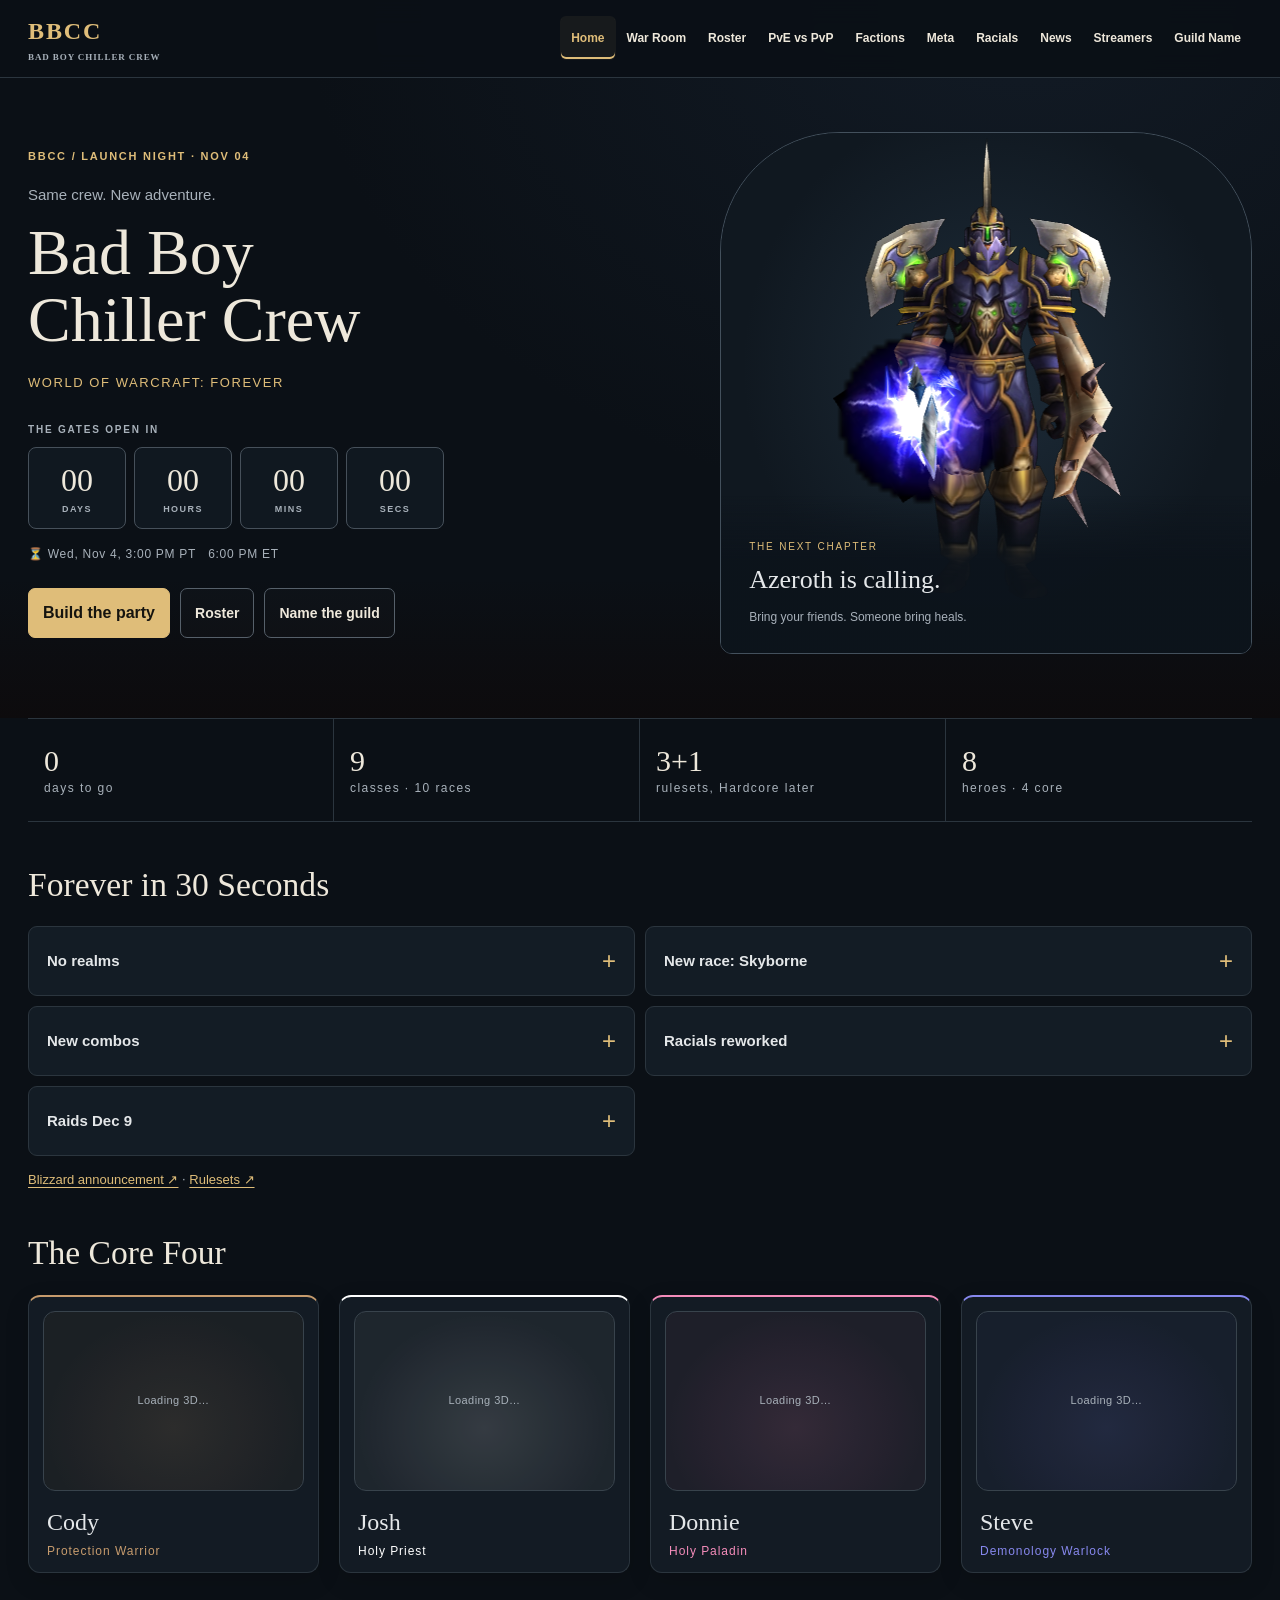
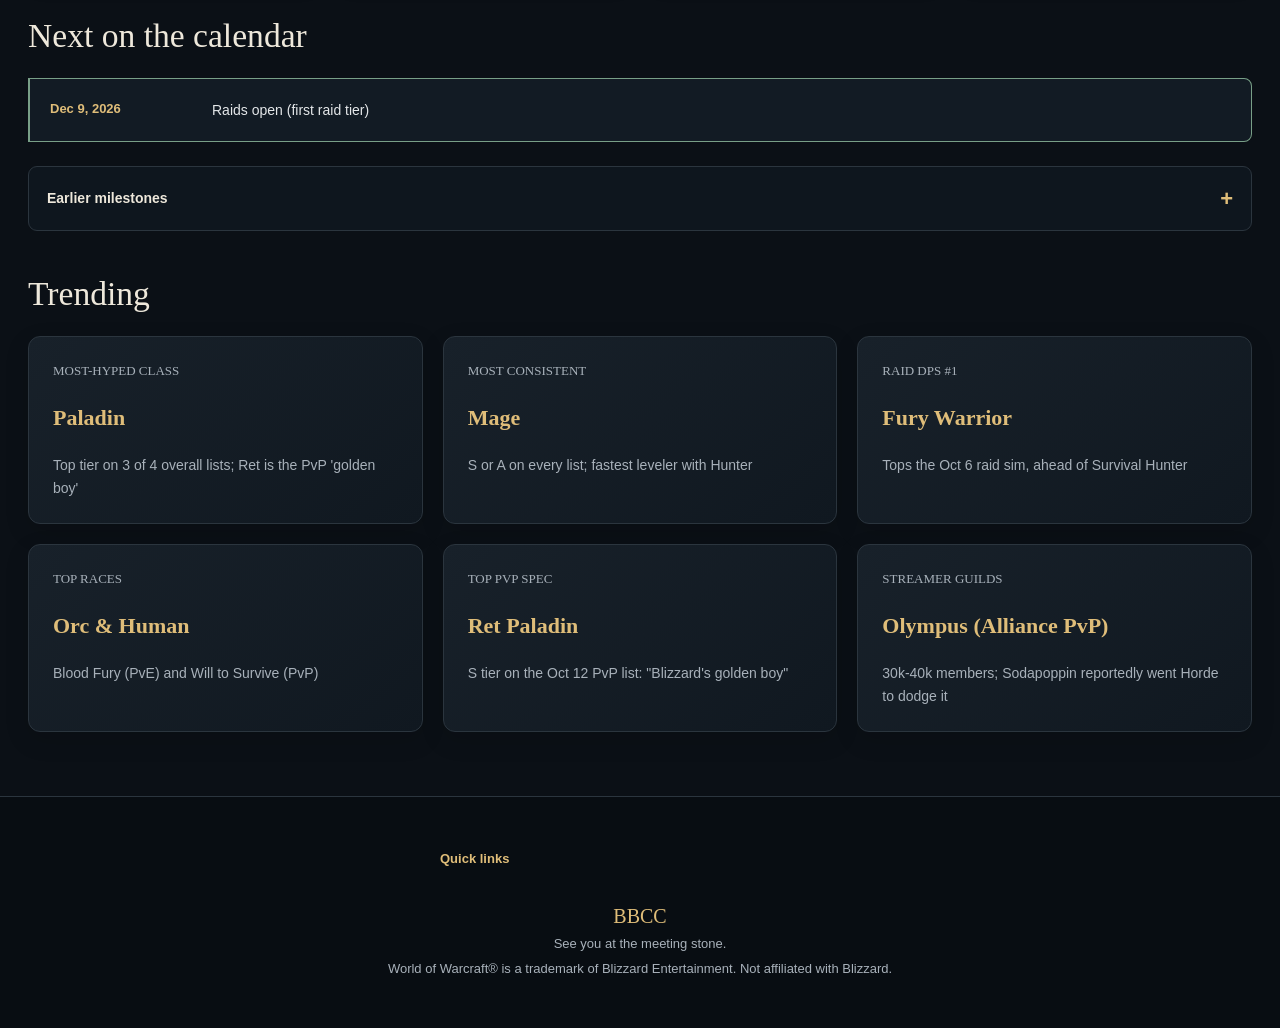
<file: index.html>
<!doctype html><html lang="en"><head><meta charset="utf-8"><meta name="viewport" content="width=device-width,initial-scale=1,viewport-fit=cover">
<title>Bad Boy Chiller Crew · Launch Countdown</title>
<meta name="description" content="Bad Boy Chiller Crew (BBCC) WoW Forever War Room: Countdown to WoW: Forever (Nov 4, 2026), party builder, roster and more.">
<meta property="og:type" content="website"><meta property="og:title" content="Bad Boy Chiller Crew · WoW Forever War Room · Launch Countdown"><meta property="og:description" content="Countdown to WoW: Forever (Nov 4, 2026), party builder, roster and more.">
<meta property="og:image" content="assets/og.png"><meta name="twitter:card" content="summary_large_image"><meta name="theme-color" content="#0d0a08">
<meta name="robots" content="noindex">
<link rel="icon" href="assets/og.png">

<link rel="stylesheet" href="assets/style.css?v=5"><link rel="stylesheet" href="assets/polish.css?v=5"></head>
<body data-page="home"><main id="page" tabindex="-1"></main><noscript><p>This dashboard needs JavaScript. Enable it to pick your party.</p></noscript>

<script src="assets/config.js?v=5"></script><script src="assets/core.js?v=5"></script><script src="assets/model3d.js?v=5"></script><script src="assets/pages.js?v=5"></script><script src="assets/guide.js?v=5"></script><script src="assets/main.js?v=5"></script>
</body></html>
</file>
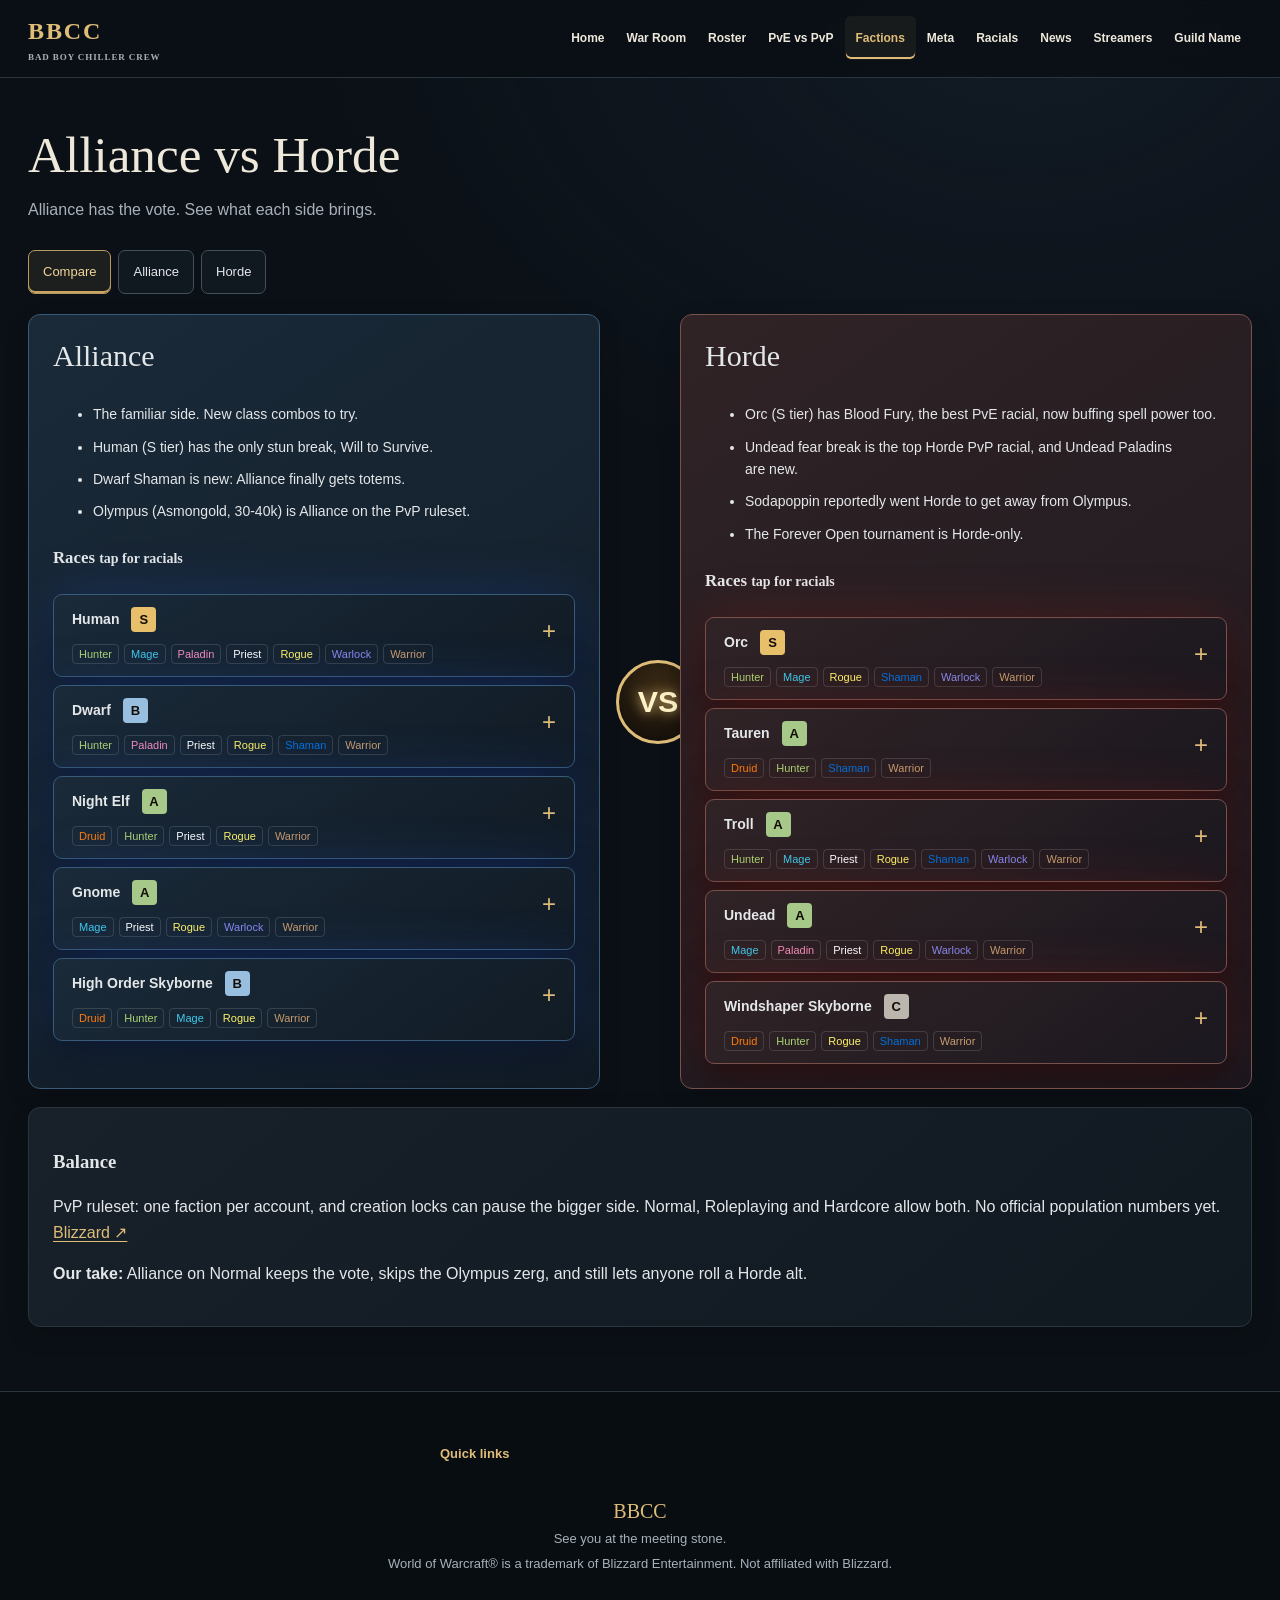
<file: factions.html>
<!doctype html><html lang="en"><head><meta charset="utf-8"><meta name="viewport" content="width=device-width,initial-scale=1,viewport-fit=cover">
<title>Bad Boy Chiller Crew · Alliance vs Horde</title>
<meta name="description" content="Bad Boy Chiller Crew (BBCC) WoW Forever War Room: Alliance or Horde for the BBCC in WoW Forever.">
<meta property="og:type" content="website"><meta property="og:title" content="Bad Boy Chiller Crew · WoW Forever War Room · Alliance vs Horde"><meta property="og:description" content="Alliance or Horde for the BBCC in WoW Forever.">
<meta property="og:image" content="assets/og.png"><meta name="twitter:card" content="summary_large_image"><meta name="theme-color" content="#0d0a08">
<meta name="robots" content="noindex">
<link rel="icon" href="assets/og.png">

<link rel="stylesheet" href="assets/style.css?v=5"><link rel="stylesheet" href="assets/polish.css?v=5"></head>
<body data-page="factions"><main id="page" tabindex="-1"></main><noscript><p>This dashboard needs JavaScript. Enable it to pick your party.</p></noscript>

<script src="assets/config.js?v=5"></script><script src="assets/core.js?v=5"></script><script src="assets/pages.js?v=5"></script><script src="assets/guide.js?v=5"></script><script src="assets/main.js?v=5"></script>
</body></html>
</file>
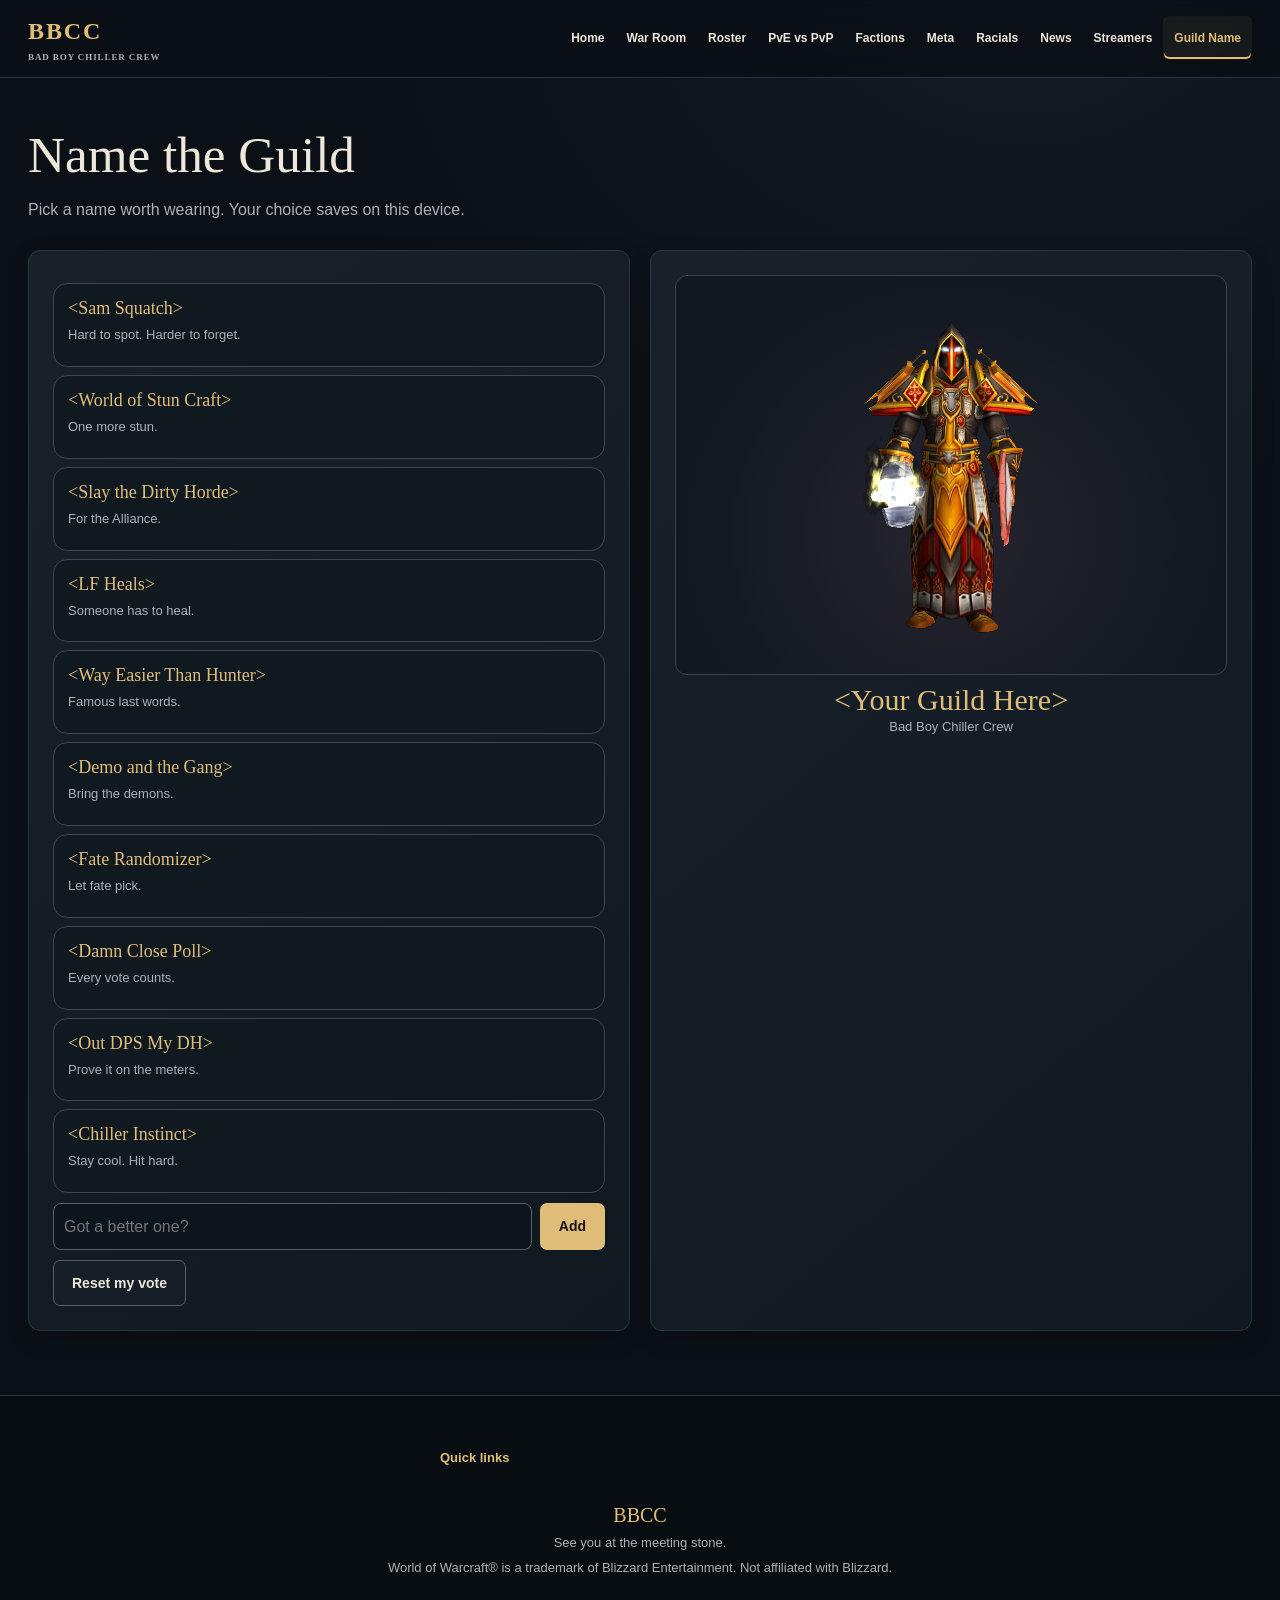
<file: guild.html>
<!doctype html><html lang="en"><head><meta charset="utf-8"><meta name="viewport" content="width=device-width,initial-scale=1,viewport-fit=cover">
<title>Bad Boy Chiller Crew · Guild Name</title>
<meta name="description" content="Bad Boy Chiller Crew (BBCC) WoW Forever War Room: Vote on the BBCC guild name. Sam Squatch?">
<meta property="og:type" content="website"><meta property="og:title" content="Bad Boy Chiller Crew · WoW Forever War Room · Guild Name"><meta property="og:description" content="Vote on the BBCC guild name. Sam Squatch?">
<meta property="og:image" content="assets/og.png"><meta name="twitter:card" content="summary_large_image"><meta name="theme-color" content="#0d0a08">
<meta name="robots" content="noindex">
<link rel="icon" href="assets/og.png">

<link rel="stylesheet" href="assets/style.css?v=5"><link rel="stylesheet" href="assets/polish.css?v=5"></head>
<body data-page="guild"><main id="page" tabindex="-1"></main><noscript><p>This dashboard needs JavaScript. Enable it to pick your party.</p></noscript>

<script src="assets/config.js?v=5"></script><script src="assets/core.js?v=5"></script><script src="assets/model3d.js?v=5"></script><script src="assets/pages.js?v=5"></script><script src="assets/guide.js?v=5"></script><script src="assets/main.js?v=5"></script>
</body></html>
</file>
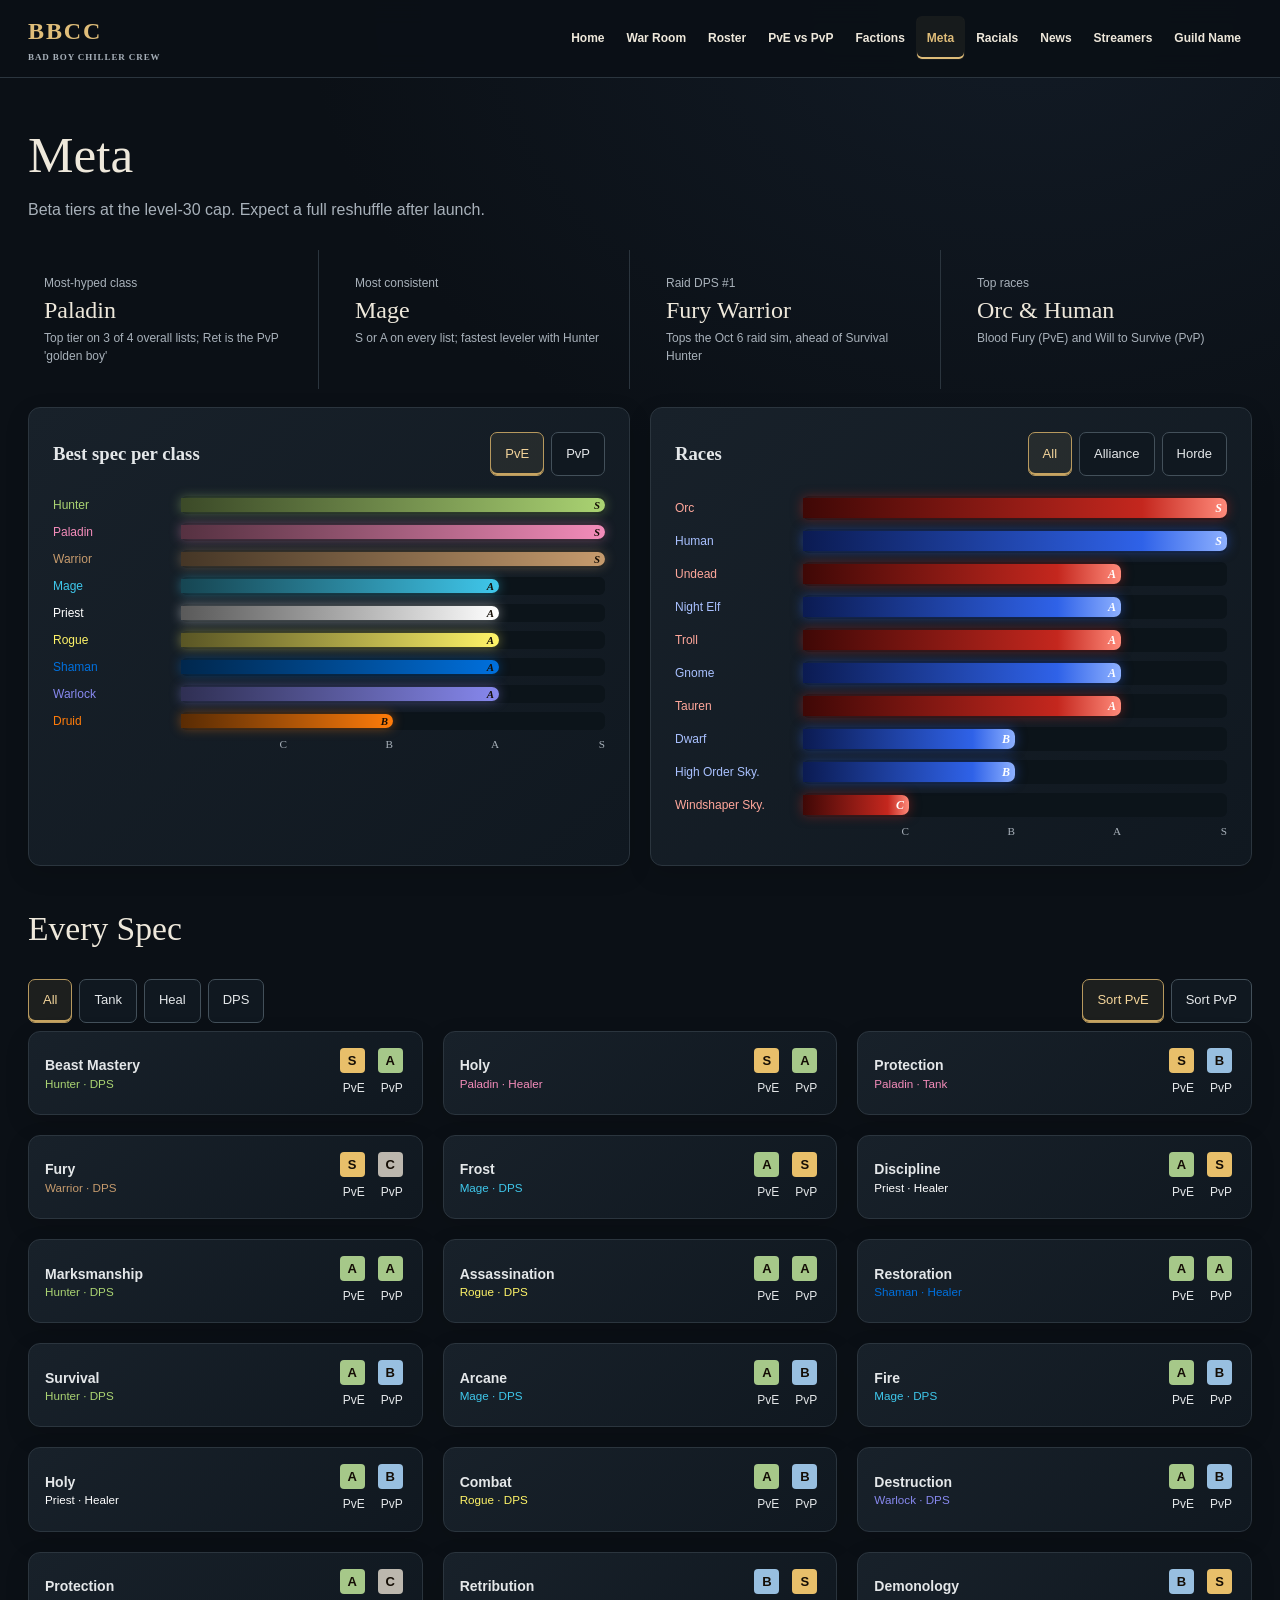
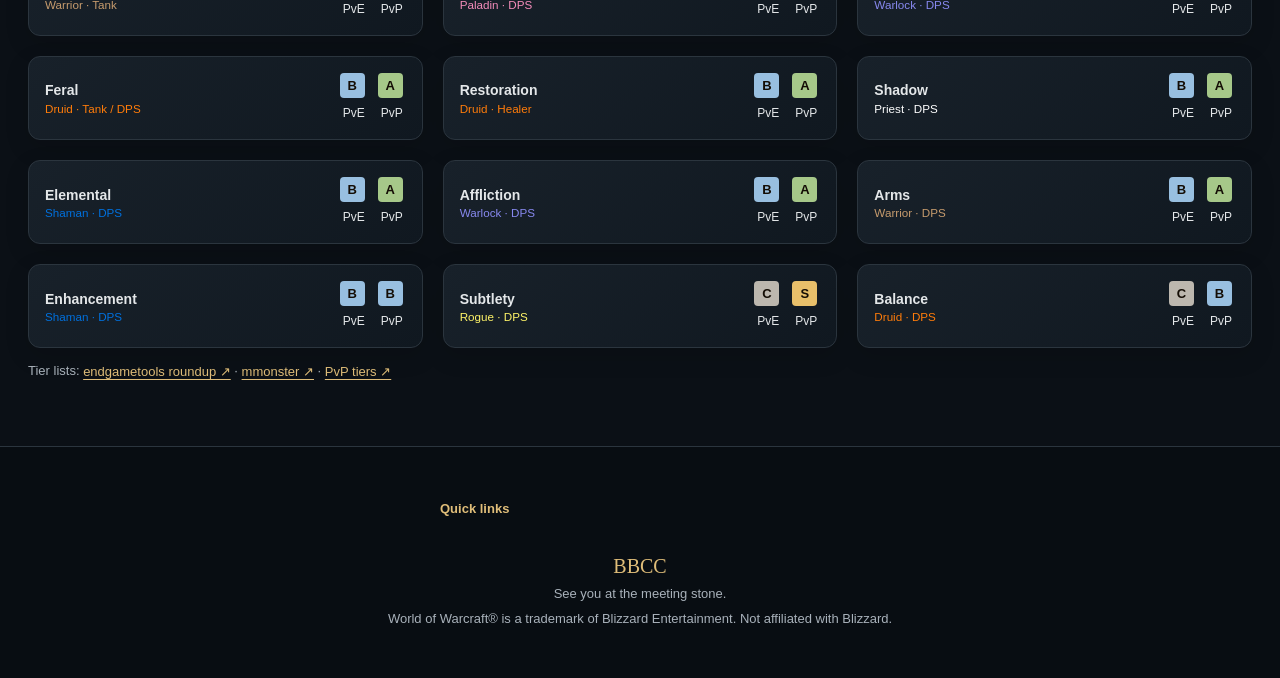
<file: meta.html>
<!doctype html><html lang="en"><head><meta charset="utf-8"><meta name="viewport" content="width=device-width,initial-scale=1,viewport-fit=cover">
<title>Bad Boy Chiller Crew · Meta</title>
<meta name="description" content="Bad Boy Chiller Crew (BBCC) WoW Forever War Room: WoW Forever beta tier lists.">
<meta property="og:type" content="website"><meta property="og:title" content="Bad Boy Chiller Crew · WoW Forever War Room · Meta & Stats"><meta property="og:description" content="WoW Forever beta tier lists.">
<meta property="og:image" content="assets/og.png"><meta name="twitter:card" content="summary_large_image"><meta name="theme-color" content="#0d0a08">
<meta name="robots" content="noindex">
<link rel="icon" href="assets/og.png">

<link rel="stylesheet" href="assets/style.css?v=5"><link rel="stylesheet" href="assets/polish.css?v=5"></head>
<body data-page="meta"><main id="page" tabindex="-1"></main><noscript><p>This dashboard needs JavaScript. Enable it to pick your party.</p></noscript>

<script src="assets/config.js?v=5"></script><script src="assets/core.js?v=5"></script><script src="assets/pages.js?v=5"></script><script src="assets/guide.js?v=5"></script><script src="assets/main.js?v=5"></script>
</body></html>
</file>
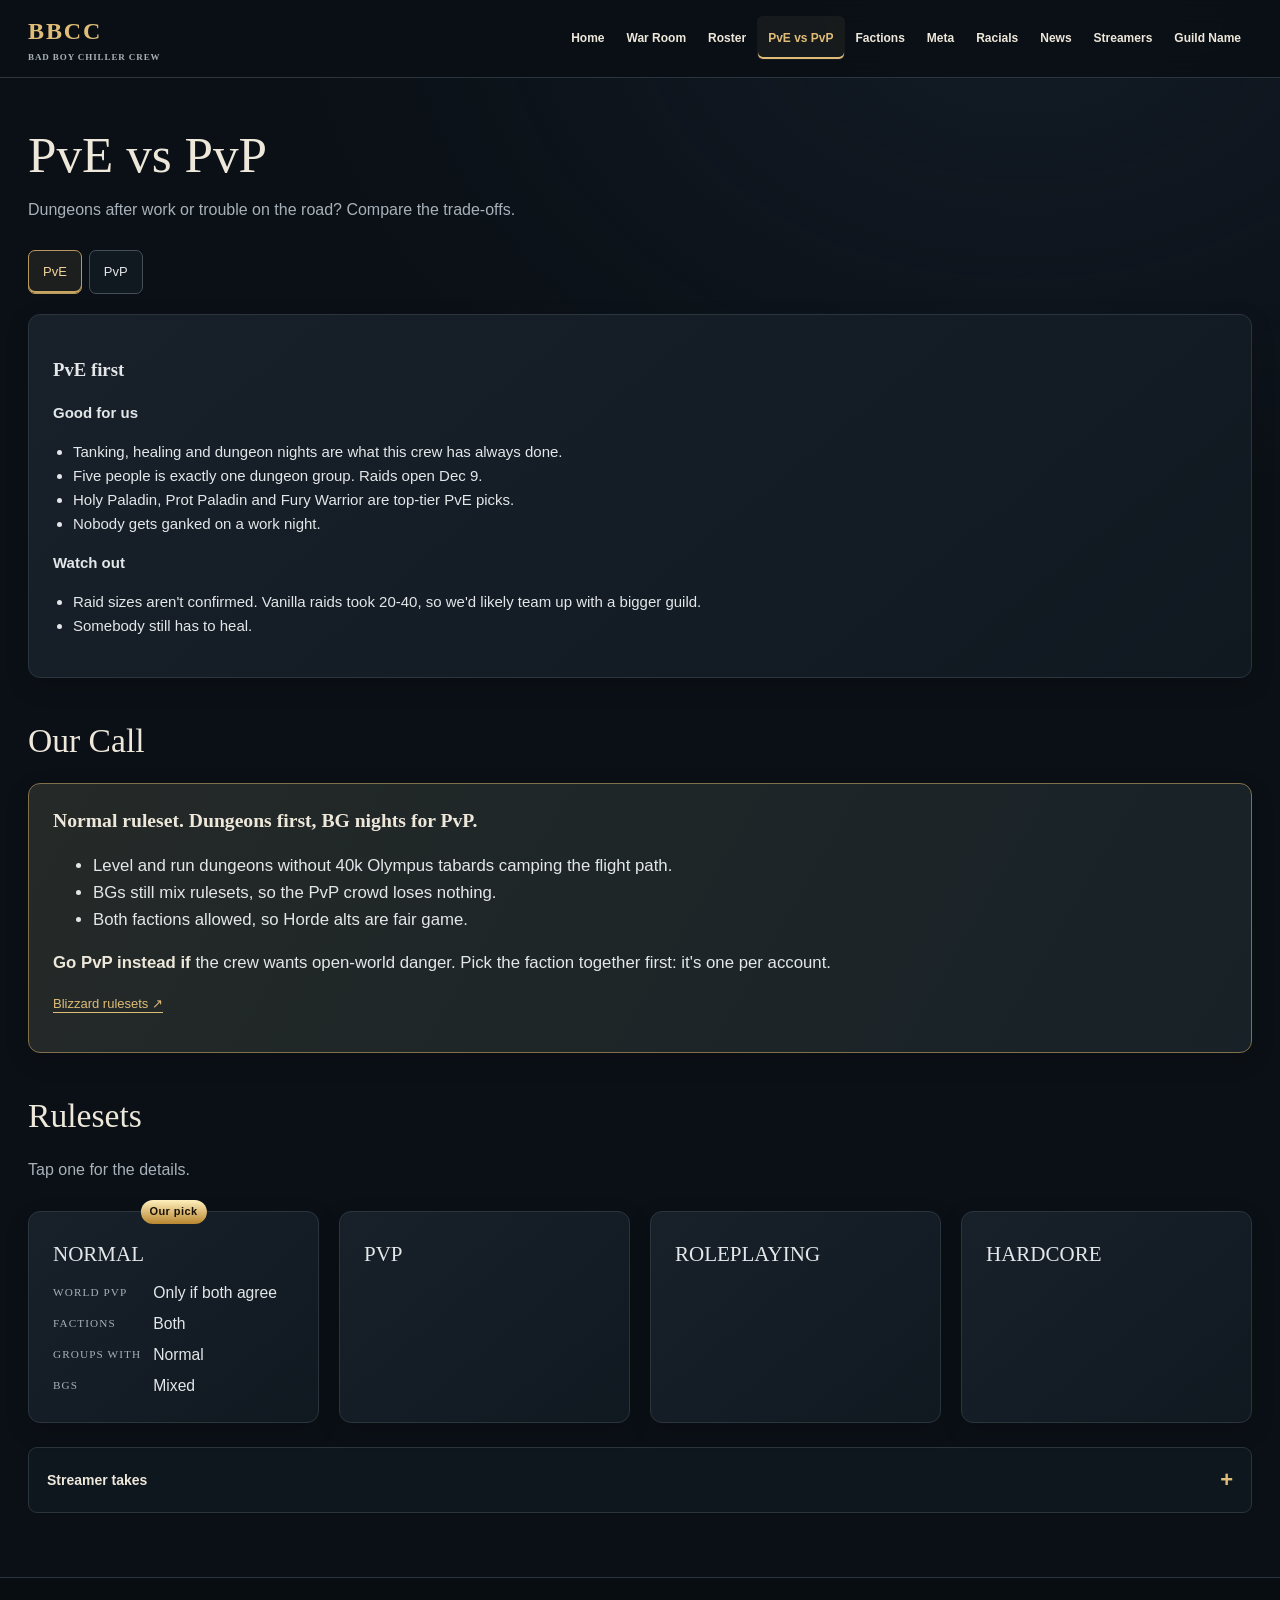
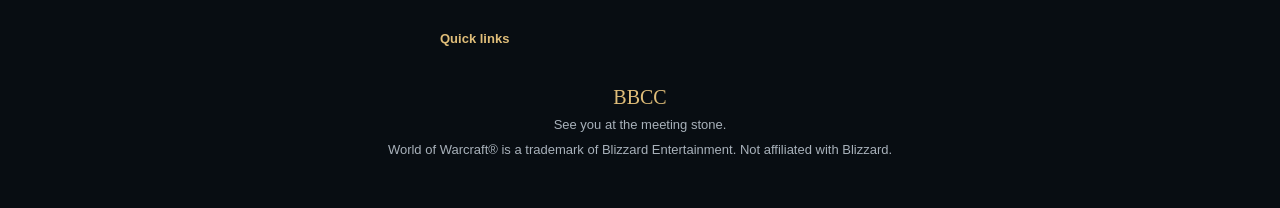
<file: pve-pvp.html>
<!doctype html><html lang="en"><head><meta charset="utf-8"><meta name="viewport" content="width=device-width,initial-scale=1,viewport-fit=cover">
<title>Bad Boy Chiller Crew · PvE vs PvP</title>
<meta name="description" content="Bad Boy Chiller Crew (BBCC) WoW Forever War Room: PvE or PvP, and which WoW Forever ruleset the crew should pick.">
<meta property="og:type" content="website"><meta property="og:title" content="Bad Boy Chiller Crew · WoW Forever War Room · PvE vs PvP"><meta property="og:description" content="PvE or PvP, and which WoW Forever ruleset the crew should pick.">
<meta property="og:image" content="assets/og.png"><meta name="twitter:card" content="summary_large_image"><meta name="theme-color" content="#0d0a08">
<meta name="robots" content="noindex">
<link rel="icon" href="assets/og.png">

<link rel="stylesheet" href="assets/style.css?v=5"><link rel="stylesheet" href="assets/polish.css?v=5"></head>
<body data-page="pvepvp"><main id="page" tabindex="-1"></main><noscript><p>This dashboard needs JavaScript. Enable it to pick your party.</p></noscript>

<script src="assets/config.js?v=5"></script><script src="assets/core.js?v=5"></script><script src="assets/pages.js?v=5"></script><script src="assets/guide.js?v=5"></script><script src="assets/main.js?v=5"></script>
</body></html>
</file>
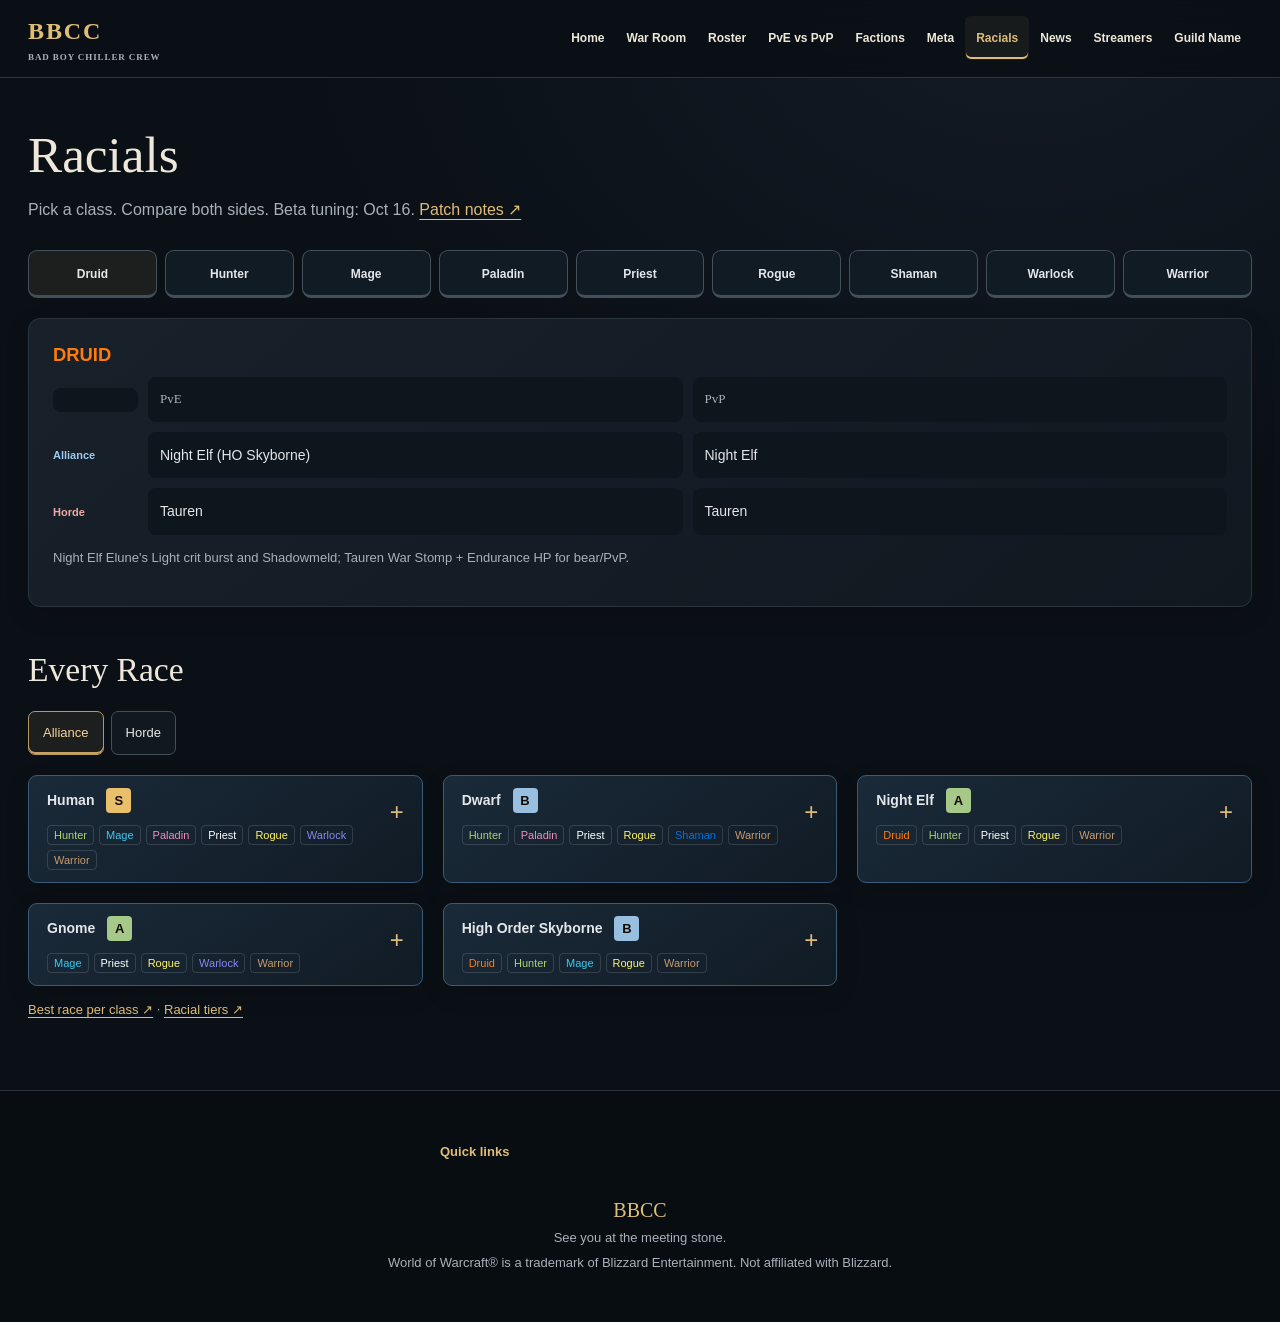
<file: racials.html>
<!doctype html><html lang="en"><head><meta charset="utf-8"><meta name="viewport" content="width=device-width,initial-scale=1,viewport-fit=cover">
<title>Bad Boy Chiller Crew · Racials</title>
<meta name="description" content="Bad Boy Chiller Crew (BBCC) WoW Forever War Room: Best race per class for PvE and PvP in WoW Forever.">
<meta property="og:type" content="website"><meta property="og:title" content="Bad Boy Chiller Crew · WoW Forever War Room · Racials"><meta property="og:description" content="Best race per class for PvE and PvP in WoW Forever.">
<meta property="og:image" content="assets/og.png"><meta name="twitter:card" content="summary_large_image"><meta name="theme-color" content="#0d0a08">
<meta name="robots" content="noindex">
<link rel="icon" href="assets/og.png">

<link rel="stylesheet" href="assets/style.css?v=5"><link rel="stylesheet" href="assets/polish.css?v=5"></head>
<body data-page="racials"><main id="page" tabindex="-1"></main><noscript><p>This dashboard needs JavaScript. Enable it to pick your party.</p></noscript>

<script src="assets/config.js?v=5"></script><script src="assets/core.js?v=5"></script><script src="assets/pages.js?v=5"></script><script src="assets/guide.js?v=5"></script><script src="assets/main.js?v=5"></script>
</body></html>
</file>
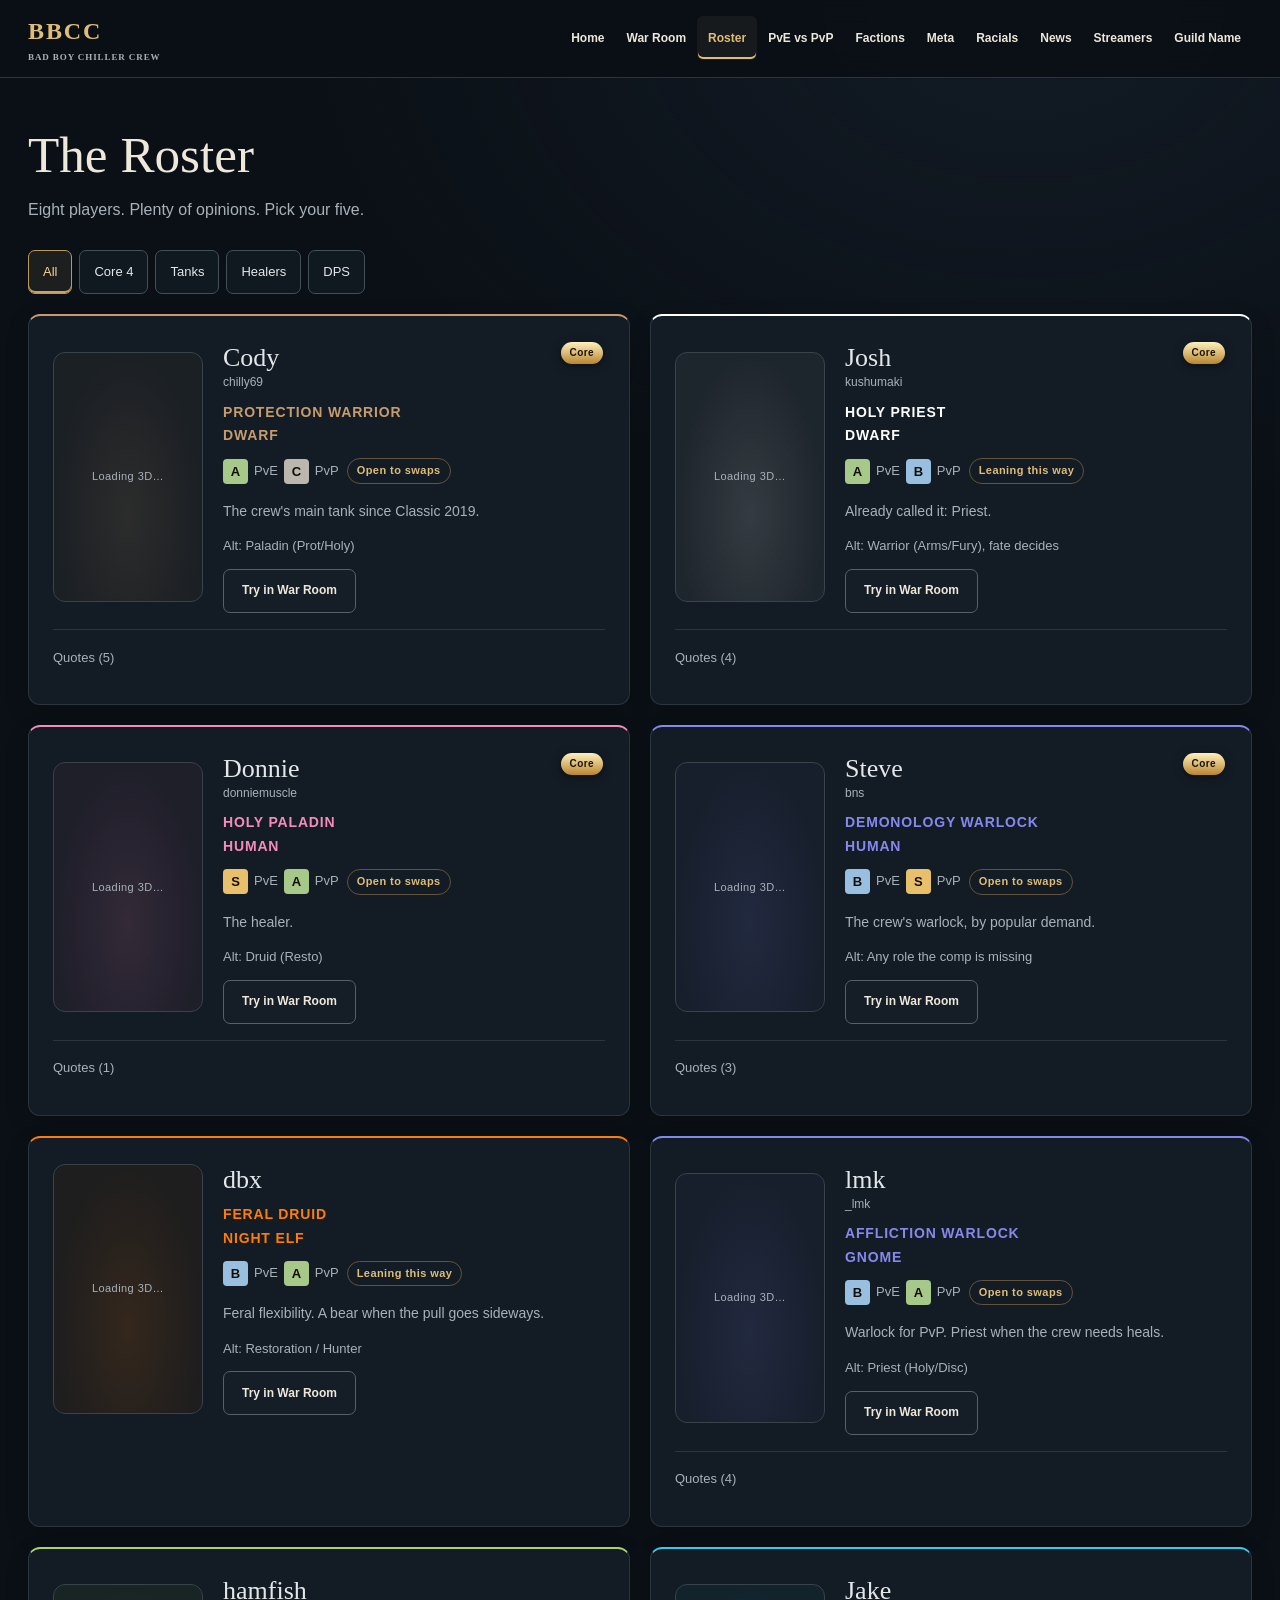
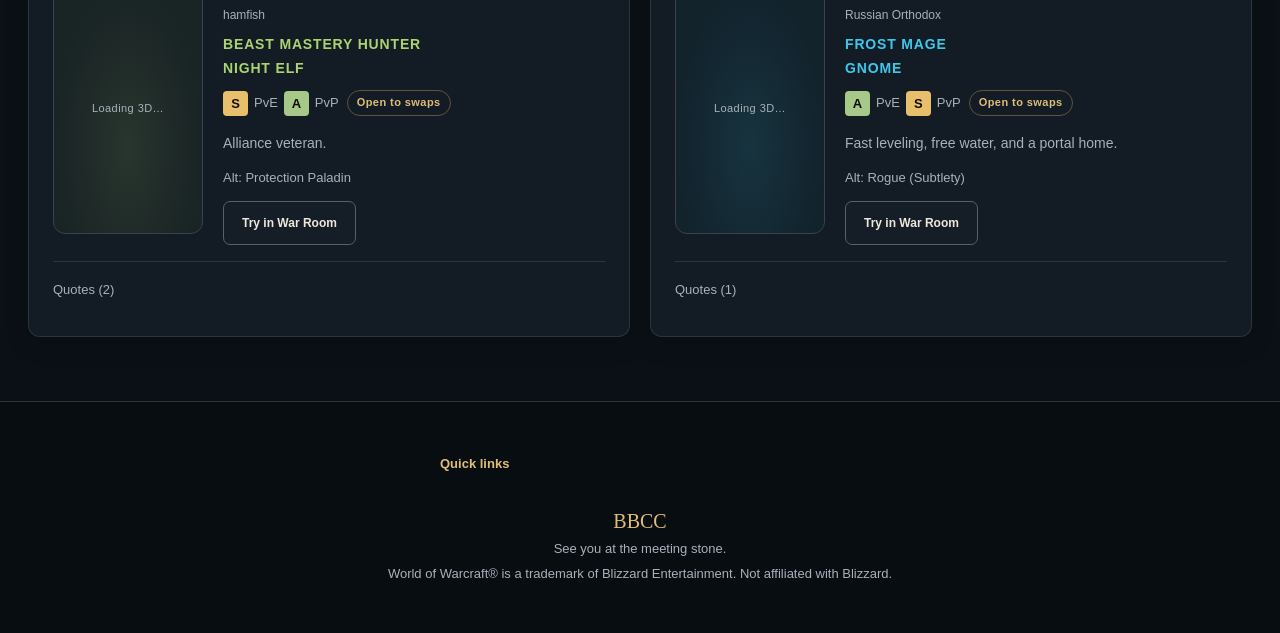
<file: roster.html>
<!doctype html><html lang="en"><head><meta charset="utf-8"><meta name="viewport" content="width=device-width,initial-scale=1,viewport-fit=cover">
<title>Bad Boy Chiller Crew · Roster</title>
<meta name="description" content="Bad Boy Chiller Crew (BBCC) WoW Forever War Room: The BBCC heroes and their picks.">
<meta property="og:type" content="website"><meta property="og:title" content="Bad Boy Chiller Crew · WoW Forever War Room · Roster"><meta property="og:description" content="The BBCC heroes and their picks.">
<meta property="og:image" content="assets/og.png"><meta name="twitter:card" content="summary_large_image"><meta name="theme-color" content="#0d0a08">
<meta name="robots" content="noindex">
<link rel="icon" href="assets/og.png">

<link rel="stylesheet" href="assets/style.css?v=5"><link rel="stylesheet" href="assets/polish.css?v=5"></head>
<body data-page="roster"><main id="page" tabindex="-1"></main><noscript><p>This dashboard needs JavaScript. Enable it to pick your party.</p></noscript>

<script src="assets/config.js?v=5"></script><script src="assets/core.js?v=5"></script><script src="assets/model3d.js?v=5"></script><script src="assets/pages.js?v=5"></script><script src="assets/guide.js?v=5"></script><script src="assets/main.js?v=5"></script>
</body></html>
</file>
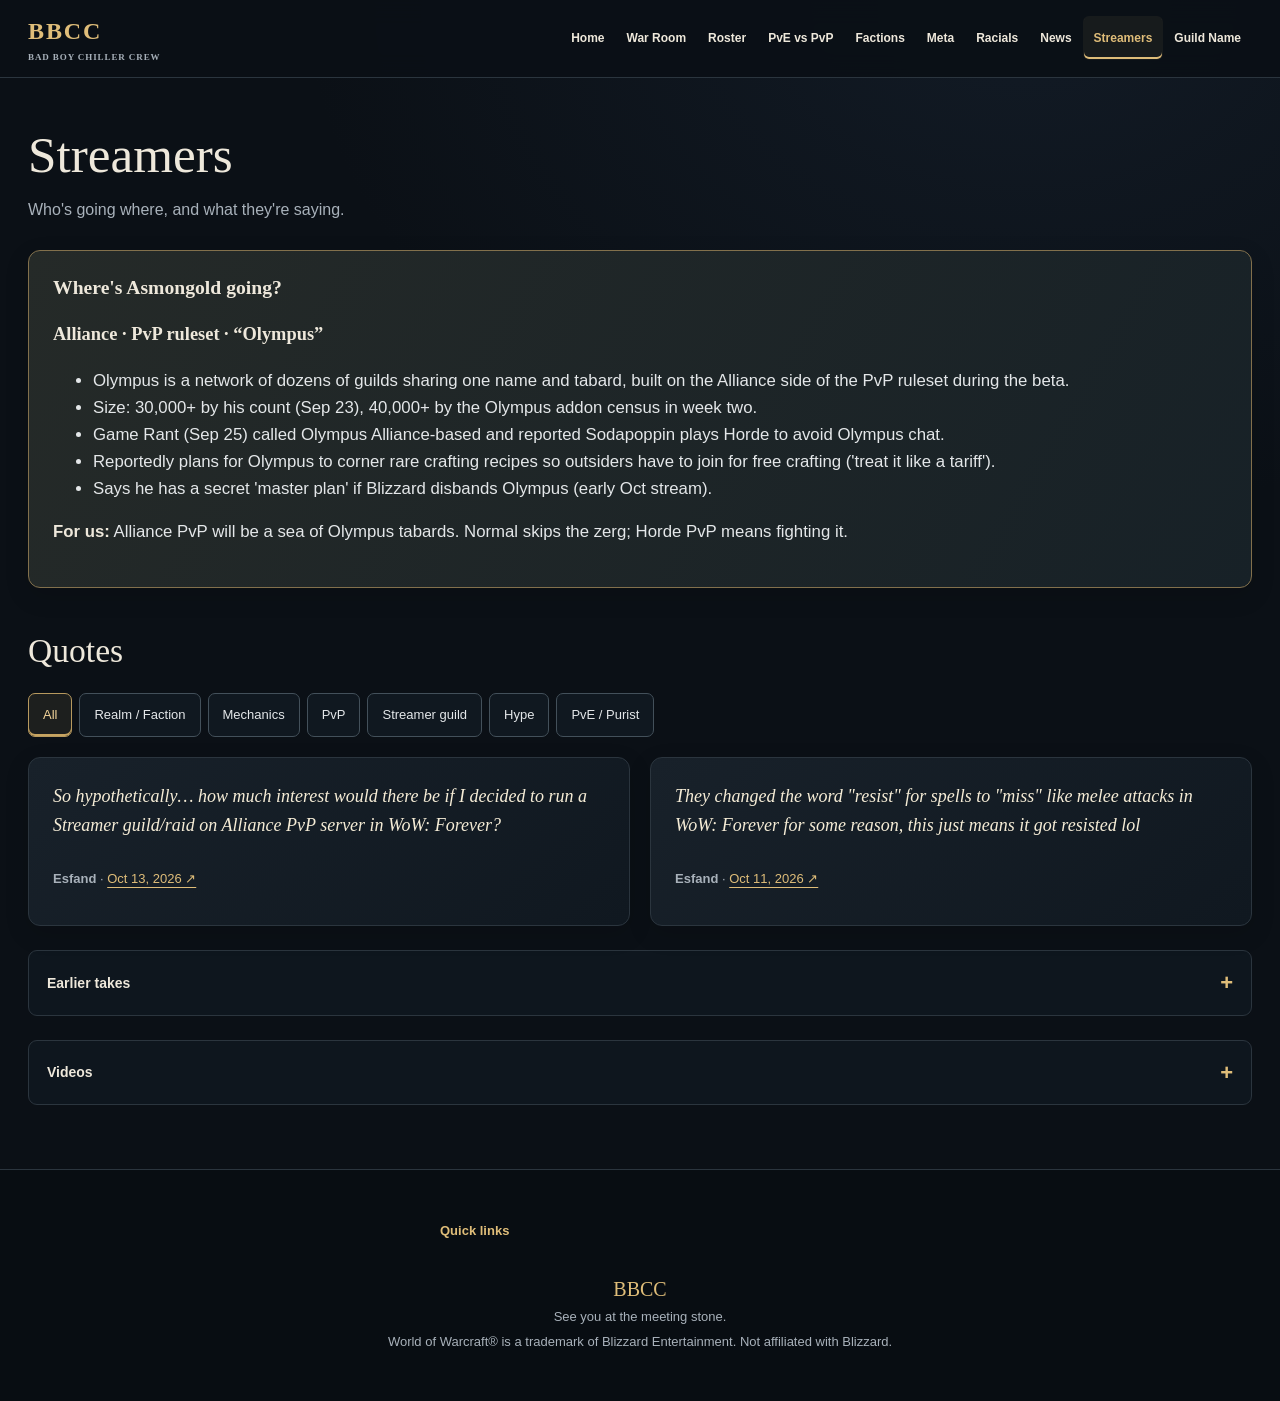
<file: streamers.html>
<!doctype html><html lang="en"><head><meta charset="utf-8"><meta name="viewport" content="width=device-width,initial-scale=1,viewport-fit=cover">
<title>Bad Boy Chiller Crew · Streamers</title>
<meta name="description" content="Bad Boy Chiller Crew (BBCC) WoW Forever War Room: Where the big streamers are headed in WoW Forever.">
<meta property="og:type" content="website"><meta property="og:title" content="Bad Boy Chiller Crew · WoW Forever War Room · Streamer Intel"><meta property="og:description" content="Where the big streamers are headed in WoW Forever.">
<meta property="og:image" content="assets/og.png"><meta name="twitter:card" content="summary_large_image"><meta name="theme-color" content="#0d0a08">
<meta name="robots" content="noindex">
<link rel="icon" href="assets/og.png">

<link rel="stylesheet" href="assets/style.css?v=5"><link rel="stylesheet" href="assets/polish.css?v=5"></head>
<body data-page="streamers"><main id="page" tabindex="-1"></main><noscript><p>This dashboard needs JavaScript. Enable it to pick your party.</p></noscript>

<script src="assets/config.js?v=5"></script><script src="assets/core.js?v=5"></script><script src="assets/pages.js?v=5"></script><script src="assets/guide.js?v=5"></script><script src="assets/main.js?v=5"></script>
</body></html>
</file>
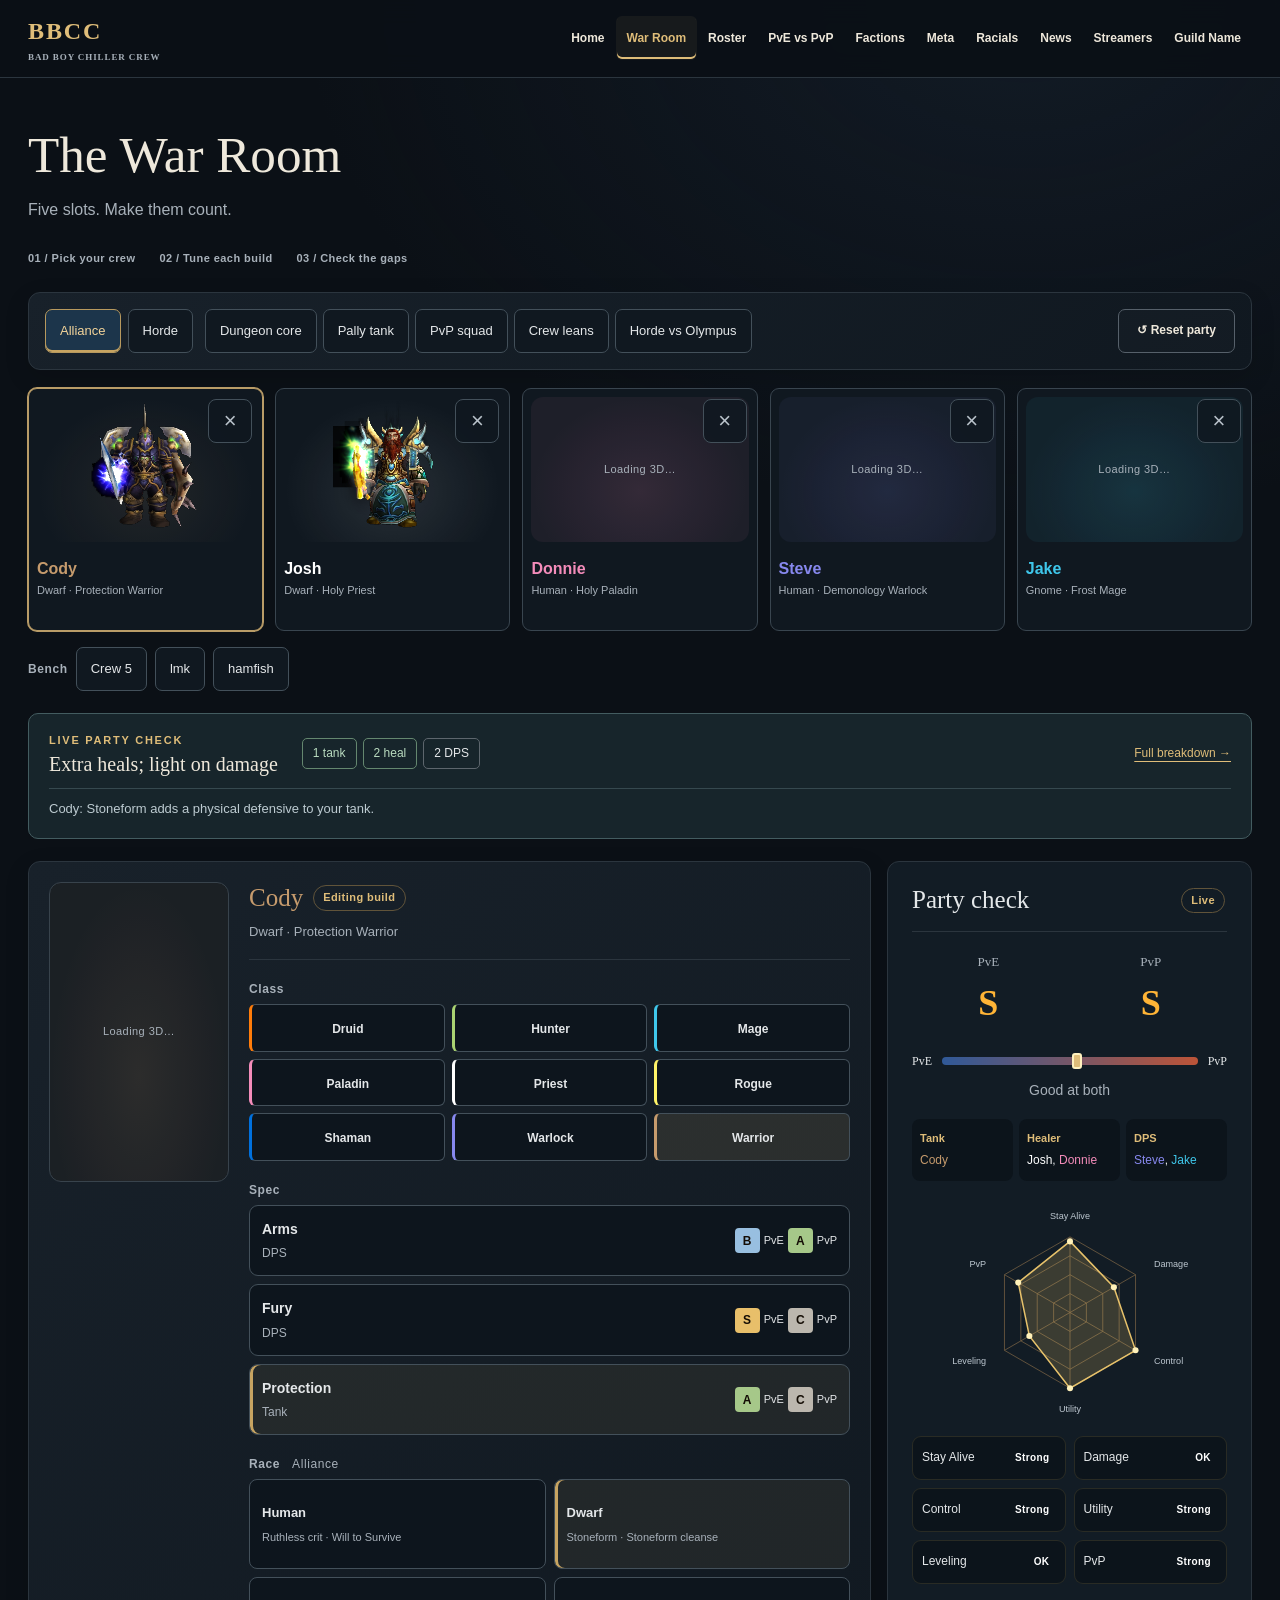
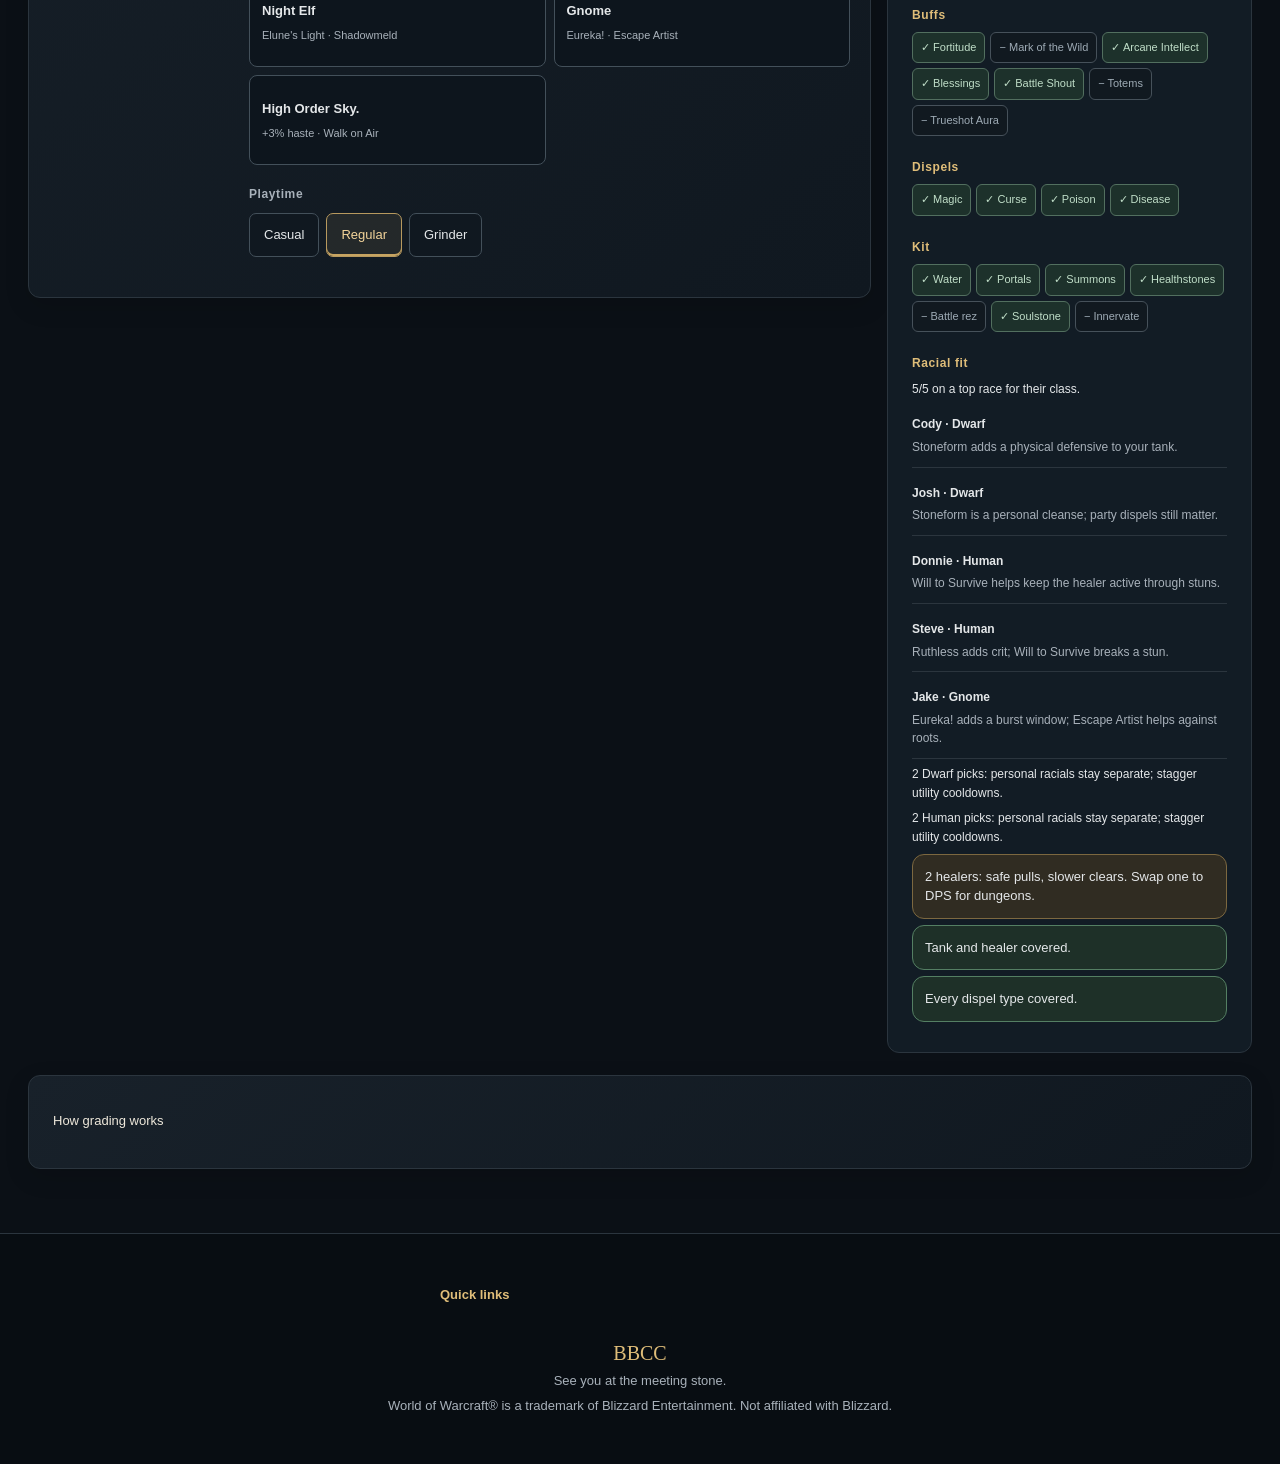
<file: warroom.html>
<!doctype html><html lang="en"><head><meta charset="utf-8"><meta name="viewport" content="width=device-width,initial-scale=1,viewport-fit=cover">
<title>Bad Boy Chiller Crew · War Room</title>
<meta name="description" content="Bad Boy Chiller Crew (BBCC) WoW Forever War Room: Build the five-person BBCC party: race, class, spec and live grades.">
<meta property="og:type" content="website"><meta property="og:title" content="Bad Boy Chiller Crew · WoW Forever War Room · War Room"><meta property="og:description" content="Build the five-person BBCC party: race, class, spec and live grades.">
<meta property="og:image" content="assets/og.png"><meta name="twitter:card" content="summary_large_image"><meta name="theme-color" content="#0d0a08">
<meta name="robots" content="noindex">
<link rel="icon" href="assets/og.png">

<link rel="stylesheet" href="assets/style.css?v=5"><link rel="stylesheet" href="assets/polish.css?v=5"></head>
<body data-page="warroom"><main id="page" tabindex="-1"></main><noscript><p>This dashboard needs JavaScript. Enable it to pick your party.</p></noscript>

<script src="assets/config.js?v=5"></script><script src="assets/core.js?v=5"></script><script src="assets/model3d.js?v=5"></script><script src="assets/builder.js?v=5"></script><script src="assets/pages.js?v=5"></script><script src="assets/guide.js?v=5"></script><script src="assets/main.js?v=5"></script>
</body></html>
</file>
<file: assets/style.css>
@layer base, polish;
@layer base {
  :root {
    --gold: #e7c26b;
    --gold2: #b8862f;
    --gold3: #7a5418;
    --ink: #0b0907;
    --stone: #17130f;
    --stone2: #211b15;
    --parch: #e9dcc0;
    --text: #e8dfcc;
    --muted: #a99c82;
    --ally: #2a5bd7;
    --horde: #b3221b;
    --r: 14px;
  }
  * {
    box-sizing: border-box;
  }
  html {
    scroll-behavior: smooth;
  }
  body {
    margin: 0;
    color: var(--text);
    font:
      17px/1.55 "EB Garamond",
      Georgia,
      serif;
    background:
      radial-gradient(
        1200px 600px at 50% -10%,
        rgba(231, 194, 107, 0.16),
        transparent 60%
      ),
      radial-gradient(
        900px 500px at 100% 40%,
        rgba(42, 91, 215, 0.08),
        transparent 60%
      ),
      radial-gradient(
        900px 500px at 0% 70%,
        rgba(179, 34, 27, 0.08),
        transparent 60%
      ),
      repeating-linear-gradient(
        45deg,
        rgba(255, 255, 255, 0.012) 0 2px,
        transparent 2px 6px
      ),
      #0d0a08;
    min-height: 100vh;
  }
  a {
    color: var(--gold);
  }
  h1,
  h2,
  h3,
  h4,
  .cinzel {
    font-family: Cinzel, serif;
    letter-spacing: 0.04em;
  }
  h2.sec {
    font-size: clamp(1.5rem, 3vw, 2.2rem);
    text-align: center;
    margin: 2.2rem 0 0.3rem;
    background: linear-gradient(180deg, #fff3c4, var(--gold) 45%, var(--gold2));
    -webkit-background-clip: text;
    background-clip: text;
    color: transparent;
  }
  .sub {
    text-align: center;
    color: var(--muted);
    margin: 0 auto 1.4rem;
    max-width: 760px;
  }
  .wrap {
    max-width: 1240px;
    margin: 0 auto;
    padding: 0 18px;
  }
  .crewbar {
    background: linear-gradient(
      90deg,
      #3b0d0a,
      #120d09 30%,
      #120d09 70%,
      #0c1c45
    );
    border-bottom: 2px solid var(--gold2);
    text-align: center;
    padding: 6px 10px;
    font-family: "Cinzel Decorative", Cinzel, serif;
    font-weight: 900;
    letter-spacing: 0.12em;
    font-size: clamp(0.95rem, 2.4vw, 1.35rem);
    color: var(--gold);
    text-shadow: 0 0 18px rgba(231, 194, 107, 0.45);
  }
  .crewbar small {
    font-family: Cinzel;
    color: var(--parch);
    opacity: 0.8;
    font-weight: 600;
    letter-spacing: 0.2em;
    margin-left: 0.6em;
    font-size: 0.6em;
  }
  header.top {
    position: sticky;
    top: 0;
    z-index: 50;
    background: #0c0a08;
    border-bottom: 1px solid #3a2c18;
  }
  .navin {
    display: flex;
    align-items: center;
    gap: 14px;
    max-width: 1240px;
    margin: 0 auto;
    padding: 8px 18px;
  }
  .brand {
    display: flex;
    align-items: center;
    gap: 10px;
    text-decoration: none;
    color: var(--gold);
    font-family: Cinzel;
    font-weight: 900;
    white-space: nowrap;
  }
  .brand .crest {
    width: 38px;
    height: 38px;
  }
  .brand b {
    font-size: 1.15rem;
  }
  .brand span {
    display: block;
    font-size: 0.62rem;
    color: var(--muted);
    letter-spacing: 0.25em;
  }
  nav.links {
    display: flex;
    flex-wrap: wrap;
    gap: 2px;
    margin-left: auto;
  }
  nav.links a {
    font-family: Cinzel;
    font-size: 0.78rem;
    font-weight: 700;
    text-decoration: none;
    color: var(--parch);
    padding: 7px 10px;
    border-radius: 8px;
    border: 1px solid transparent;
    transition: 0.2s;
  }
  @media (hover: hover) {
    nav.links a:hover {
      color: #fff;
      border-color: var(--gold3);
      background: rgba(231, 194, 107, 0.08);
    }
  }
  nav.links a.on {
    color: #1a1206;
    background: linear-gradient(180deg, #f6dc94, var(--gold2));
    border-color: #f6dc94;
  }
  .burger {
    display: none;
    margin-left: auto;
    background: none;
    border: 1px solid var(--gold3);
    color: var(--gold);
    border-radius: 8px;
    font-size: 1.3rem;
    padding: 4px 10px;
  }
  @media (max-width: 1060px) {
    .burger {
      display: block;
    }
    nav.links {
      display: none;
      position: absolute;
      top: 100%;
      left: 0;
      right: 0;
      background: #0d0a08;
      flex-direction: column;
      padding: 10px;
      border-bottom: 2px solid var(--gold2);
    }
    nav.links.open {
      display: flex;
    }
    nav.links a {
      font-size: 0.95rem;
    }
  }
  .panel {
    position: relative;
    background: linear-gradient(
      180deg,
      rgba(40, 32, 24, 0.92),
      rgba(20, 16, 12, 0.95)
    );
    border: 1px solid #5a4322;
    border-radius: var(--r);
    padding: 20px;
    box-shadow:
      inset 0 0 0 1px rgba(231, 194, 107, 0.08),
      0 10px 30px rgba(0, 0, 0, 0.45);
  }
  .panel:before {
    content: "";
    position: absolute;
    inset: 5px;
    border: 1px solid rgba(231, 194, 107, 0.18);
    border-radius: 10px;
    pointer-events: none;
  }
  .parch {
    background: radial-gradient(
      ellipse at center,
      #efe2c4,
      #d8c39a 75%,
      #bfa274
    );
    color: #2a1d0c;
    border: 2px solid var(--gold2);
  }
  .parch a {
    color: #6b3f06;
  }
  .grid {
    display: grid;
    gap: 18px;
  }
  .g2 {
    grid-template-columns: repeat(auto-fit, minmax(320px, 1fr));
  }
  .g3 {
    grid-template-columns: repeat(auto-fit, minmax(260px, 1fr));
  }
  .g4 {
    grid-template-columns: repeat(auto-fit, minmax(200px, 1fr));
  }
  .btn {
    font-family: Cinzel;
    font-weight: 700;
    cursor: pointer;
    color: #1a1206;
    background: linear-gradient(180deg, #f9e3a3, #c9963a 60%, #8f6420);
    border: 1px solid #f6dc94;
    border-radius: 10px;
    padding: 9px 16px;
    box-shadow:
      0 3px 0 #4a3210,
      0 6px 18px rgba(0, 0, 0, 0.4);
    transition: 0.15s;
    font-size: 0.85rem;
  }
  @media (hover: hover) {
    .btn:hover {
      transform: translateY(-2px);
      filter: brightness(1.08);
    }
  }
  .btn:active {
    transform: translateY(1px);
  }
  .btn.ghost {
    background: transparent;
    color: var(--gold);
    border-color: var(--gold3);
    box-shadow: none;
  }
  .btn.red {
    background: linear-gradient(180deg, #e46a5b, #9c1f16);
    color: #fff;
    border-color: #f19a8e;
  }
  .tag {
    display: inline-block;
    font-family: Cinzel;
    font-size: 0.7rem;
    font-weight: 700;
    padding: 2px 8px;
    border-radius: 99px;
    border: 1px solid var(--gold3);
    color: var(--gold);
    margin: 2px;
  }
  .tier {
    display: inline-grid;
    place-items: center;
    width: 28px;
    height: 28px;
    border-radius: 7px;
    font-family: Cinzel;
    font-weight: 900;
    color: #140d05;
  }
  .tS {
    background: linear-gradient(#ffdf7e, #ff8f1f);
  }
  .tA {
    background: linear-gradient(#b4f28a, #45a62b);
  }
  .tB {
    background: linear-gradient(#9ed0ff, #3a7fd6);
  }
  .tC {
    background: linear-gradient(#d3c7b6, #8b7f6c);
  }
  .hero {
    position: relative;
    overflow: hidden;
    text-align: center;
    padding: 56px 18px 40px;
    border-bottom: 1px solid #3a2c18;
  }
  .hero:before {
    content: "";
    position: absolute;
    inset: -40%;
    background: conic-gradient(
      from 0deg,
      transparent,
      rgba(231, 194, 107, 0.1),
      transparent 30%,
      rgba(42, 91, 215, 0.1),
      transparent 60%,
      rgba(179, 34, 27, 0.1),
      transparent
    );
    animation: spin 40s linear infinite;
  }
  @keyframes spin {
    to {
      transform: rotate(360deg);
    }
  }
  .hero > * {
    position: relative;
  }
  .hero .crewname {
    font-family: "Cinzel Decorative", Cinzel;
    font-weight: 900;
    font-size: clamp(2.1rem, 6.5vw, 5rem);
    line-height: 1.05;
    margin: 0.1em 0;
    background: linear-gradient(
      180deg,
      #fff7d6 0%,
      #f3cf74 40%,
      #b37a22 70%,
      #ffe9a8 100%
    );
    -webkit-background-clip: text;
    background-clip: text;
    color: transparent;
    filter: drop-shadow(0 4px 0 #2a1a06)
      drop-shadow(0 0 30px rgba(231, 194, 107, 0.35));
  }
  .hero .kicker {
    font-family: Cinzel;
    letter-spacing: 0.4em;
    color: var(--parch);
    font-size: 0.85rem;
  }
  .hero .title2 {
    font-family: Cinzel;
    font-size: clamp(1.1rem, 2.6vw, 1.7rem);
    color: var(--parch);
  }
  @keyframes rise {
    to {
      transform: translateY(-110vh) translateX(40px);
      opacity: 0;
    }
  }
  .count {
    display: flex;
    justify-content: center;
    gap: clamp(8px, 2vw, 22px);
    margin: 26px 0 10px;
    flex-wrap: wrap;
  }
  .count div {
    min-width: clamp(70px, 16vw, 140px);
    padding: 14px 8px;
    border-radius: 14px;
    background: linear-gradient(180deg, #2a2016, #120e0a);
    border: 2px solid var(--gold2);
    box-shadow:
      inset 0 0 20px rgba(0, 0, 0, 0.6),
      0 0 24px rgba(231, 194, 107, 0.18);
  }
  .count b {
    display: block;
    font-family: Cinzel;
    font-size: clamp(2rem, 6vw, 4.2rem);
    line-height: 1;
    color: #fff1c4;
    text-shadow: 0 0 18px rgba(255, 200, 90, 0.6);
  }
  .count span {
    font-family: Cinzel;
    font-size: 0.75rem;
    letter-spacing: 0.25em;
    color: var(--muted);
  }
  .when {
    color: var(--parch);
    font-family: Cinzel;
    font-size: 0.95rem;
  }
  .stat {
    text-align: center;
  }
  .stat b {
    display: block;
    font-family: Cinzel;
    font-size: 2.3rem;
    color: var(--gold);
    line-height: 1.1;
  }
  .stat span {
    color: var(--muted);
    font-size: 0.9rem;
  }
  .card3d {
    perspective: 900px;
  }
  .rcard {
    transition:
      transform 0.25s,
      box-shadow 0.25s;
    transform-style: preserve-3d;
    border-top: 4px solid var(--cc, #888);
  }
  @media (hover: hover) {
    .rcard:hover {
      box-shadow:
        0 0 0 1px var(--cc),
        0 0 34px color-mix(in srgb, var(--cc) 45%, transparent),
        0 14px 40px rgba(0, 0, 0, 0.6);
    }
  }
  .rcard.core {
    background: linear-gradient(
      180deg,
      rgba(60, 46, 22, 0.95),
      rgba(22, 17, 12, 0.97)
    );
  }
  .rcard .corebadge {
    position: absolute;
    top: 10px;
    right: 12px;
  }
  .rcard h3 {
    margin: 0.2rem 0 0;
    font-size: 1.35rem;
  }
  .rcard .h {
    color: var(--muted);
    font-size: 0.9rem;
  }
  .pickline {
    font-family: Cinzel;
    font-weight: 700;
    color: var(--cc);
    margin: 0.5rem 0;
  }
  .quote {
    border-left: 3px solid var(--gold3);
    padding: 4px 10px;
    margin: 6px 0;
    font-style: italic;
    color: #efe5cf;
    font-size: 0.95rem;
  }
  .quote small {
    display: block;
    font-style: normal;
    color: var(--muted);
    font-size: 0.75rem;
  }
  .member-name {
    cursor: default;
  }
  .member-name.link {
    cursor: pointer;
    text-decoration: underline dotted var(--gold);
  }
  table.t {
    width: 100%;
    border-collapse: collapse;
    font-size: 0.95rem;
  }
  table.t th,
  table.t td {
    padding: 8px 10px;
    border-bottom: 1px solid #3a2c18;
    text-align: left;
    vertical-align: top;
  }
  table.t th {
    font-family: Cinzel;
    color: var(--gold);
    font-size: 0.8rem;
    letter-spacing: 0.06em;
    background: rgba(0, 0, 0, 0.25);
    position: sticky;
    top: 0;
  }
  @media (hover: hover) {
    table.t tr:hover td {
      background: rgba(231, 194, 107, 0.05);
    }
  }
  .scroll {
    overflow-x: auto;
  }
  .cls {
    font-family: Cinzel;
    font-weight: 700;
  }
  .mrow {
    display: grid;
    grid-template-columns: 150px 1fr;
    gap: 12px;
    align-items: center;
    padding: 12px;
    border-radius: 12px;
    border: 1px solid #3a2c18;
    background: rgba(0, 0, 0, 0.25);
    margin-bottom: 10px;
    border-left: 4px solid var(--cc, #555);
  }
  .mrow select,
  .mrow input[type="range"] {
    width: 100%;
  }
  select {
    background: #120e0a;
    color: var(--text);
    border: 1px solid var(--gold3);
    border-radius: 8px;
    padding: 6px;
    font-family: inherit;
    font-size: 0.95rem;
  }
  .ctrls {
    display: grid;
    grid-template-columns: repeat(3, 1fr) repeat(2, 1fr);
    gap: 8px;
    align-items: end;
  }
  .ctrls label {
    font-size: 0.72rem;
    font-family: Cinzel;
    color: var(--muted);
    display: block;
  }
  @media (max-width: 720px) {
    .mrow {
      grid-template-columns: 1fr;
    }
    .ctrls {
      grid-template-columns: 1fr 1fr;
    }
  }
  .chip {
    display: inline-flex;
    align-items: center;
    gap: 6px;
    padding: 6px 12px;
    border-radius: 99px;
    border: 1px solid var(--gold3);
    cursor: pointer;
    margin: 3px;
    font-family: Cinzel;
    font-size: 0.8rem;
    user-select: none;
    transition: 0.15s;
  }
  .chip.on {
    background: linear-gradient(180deg, #f6dc94, var(--gold2));
    color: #1a1206;
  }
  .warn {
    padding: 8px 12px;
    border-radius: 10px;
    margin: 6px 0;
    font-weight: 600;
  }
  .warn.bad {
    background: rgba(179, 34, 27, 0.25);
    border: 1px solid #b3221b;
  }
  .warn.ok {
    background: rgba(69, 166, 43, 0.18);
    border: 1px solid #45a62b;
  }
  .warn.meh {
    background: rgba(231, 194, 107, 0.12);
    border: 1px solid var(--gold3);
  }
  .bigscore {
    font-family: Cinzel;
    font-size: 3rem;
    font-weight: 900;
    line-height: 1;
    color: #fff1c4;
  }
  .bar {
    height: 10px;
    border-radius: 9px;
    background: #2a2016;
    overflow: hidden;
  }
  .bar i {
    display: block;
    height: 100%;
    background: linear-gradient(90deg, var(--gold2), #ffe08a);
  }
  .fac-toggle {
    display: inline-flex;
    border: 1px solid var(--gold3);
    border-radius: 10px;
    overflow: hidden;
  }
  .fac-toggle button {
    background: none;
    border: 0;
    color: var(--text);
    padding: 8px 14px;
    font-family: Cinzel;
    font-weight: 700;
    cursor: pointer;
  }
  .fac-toggle button.on.A {
    background: var(--ally);
    color: #fff;
  }
  .fac-toggle button.on.H {
    background: var(--horde);
    color: #fff;
  }
  .ally {
    border-color: #2a5bd7;
    background: linear-gradient(
      180deg,
      rgba(20, 40, 100, 0.6),
      rgba(10, 14, 30, 0.95)
    );
  }
  .horde {
    border-color: #b3221b;
    background: linear-gradient(
      180deg,
      rgba(100, 18, 14, 0.6),
      rgba(30, 10, 8, 0.95)
    );
  }
  .vs {
    font-family: "Cinzel Decorative";
    font-size: 3rem;
    color: var(--gold);
    text-align: center;
    align-self: center;
  }
  .news {
    display: grid;
    grid-template-columns: 110px 1fr;
    gap: 12px;
    padding: 10px 0;
    border-bottom: 1px dashed #4a3820;
  }
  .news .d {
    font-family: Cinzel;
    color: var(--gold);
    font-weight: 700;
  }
  .news.fut .d:after {
    content: " ⏳";
  }
  .vid {
    aspect-ratio: 16/9;
    width: 100%;
    border: 0;
    border-radius: 10px;
  }
  .yt {
    position: relative;
    aspect-ratio: 16/9;
    border-radius: 10px;
    overflow: hidden;
    cursor: pointer;
    background: #000;
  }
  .yt img {
    width: 100%;
    height: 100%;
    object-fit: cover;
    opacity: 0.85;
    transition: 0.2s;
  }
  @media (hover: hover) {
    .yt:hover img {
      opacity: 1;
      transform: scale(1.03);
    }
  }
  .yt:after {
    content: "▶";
    position: absolute;
    inset: 0;
    display: grid;
    place-items: center;
    font-size: 3rem;
    color: #fff;
    text-shadow: 0 0 20px #000;
  }
  .sq {
    font-size: 1.1rem;
    font-style: italic;
  }
  .sq:before {
    content: "“";
    font-size: 2.4rem;
    color: var(--gold);
    line-height: 0;
    vertical-align: -0.5em;
    margin-right: 4px;
  }
  .vote {
    display: flex;
    align-items: center;
    gap: 12px;
    padding: 12px;
    border-radius: 12px;
    border: 1px solid #3a2c18;
    background: rgba(0, 0, 0, 0.25);
    margin: 8px 0;
    cursor: pointer;
    transition: 0.15s;
  }
  @media (hover: hover) {
    .vote:hover {
      border-color: var(--gold2);
      transform: translateX(4px);
    }
  }
  .vote.mine {
    border-color: var(--gold);
    box-shadow: 0 0 18px rgba(231, 194, 107, 0.25);
  }
  .vote .n {
    font-family: Cinzel;
    font-weight: 900;
    font-size: 1.15rem;
    color: var(--gold);
    min-width: 210px;
  }
  .vote .c {
    margin-left: auto;
    font-family: Cinzel;
    font-weight: 900;
    font-size: 1.3rem;
  }
  footer {
    margin-top: 50px;
    border-top: 2px solid var(--gold2);
    background: #090705;
    padding: 24px 18px;
    text-align: center;
    color: var(--muted);
    font-size: 0.9rem;
  }
  footer .crewbig {
    font-family: "Cinzel Decorative";
    color: var(--gold);
    font-size: 1.3rem;
    font-weight: 900;
  }
  .reveal {
    opacity: 0;
    transform: translateY(16px);
    transition: 0.6s;
  }
  .reveal.in {
    opacity: 1;
    transform: none;
  }
  .small {
    font-size: 0.85rem;
    color: var(--muted);
  }
  canvas {
    max-width: 100%;
  }
  html,
  body {
    overflow-x: hidden;
  }
  .cta {
    display: flex;
    flex-wrap: wrap;
    gap: 10px;
    justify-content: center;
    margin-top: 18px;
  }
  .cta .btn {
    text-decoration: none;
    min-height: 44px;
    display: inline-flex;
    align-items: center;
  }
  .bottomnav {
    display: none;
  }
  @media (max-width: 1060px) {
    body {
      padding-bottom: 70px;
    }
    .bottomnav {
      display: grid;
      grid-template-columns: repeat(5, 1fr);
      position: fixed;
      left: 0;
      right: 0;
      bottom: 0;
      z-index: 60;
      background: rgba(10, 8, 6, 0.97);
      border-top: 2px solid var(--gold2);
      padding-bottom: env(safe-area-inset-bottom);
    }
    .bottomnav a,
    .bottomnav button {
      display: flex;
      flex-direction: column;
      align-items: center;
      justify-content: center;
      gap: 2px;
      min-height: 58px;
      color: var(--parch);
      text-decoration: none;
      font-family: Cinzel;
      font-size: 0.68rem;
      font-weight: 700;
      background: none;
      border: 0;
    }
    .bottomnav span {
      font-size: 1.25rem;
    }
    .bottomnav a.on {
      color: var(--gold);
      background: rgba(231, 194, 107, 0.08);
    }
    header.top .navin {
      position: relative;
    }
  }
  #toast {
    position: fixed;
    left: 50%;
    bottom: 90px;
    transform: translate(-50%, 20px);
    background: #1a1309;
    border: 1px solid var(--gold);
    color: var(--gold);
    padding: 10px 16px;
    border-radius: 10px;
    font-family: Cinzel;
    opacity: 0;
    pointer-events: none;
    transition: 0.25s;
    z-index: 100;
  }
  #toast.show {
    opacity: 1;
    transform: translate(-50%, 0);
  }
  .rtop {
    display: grid;
    grid-template-columns: 1fr;
    gap: 12px;
    align-items: center;
  }
  @media (min-width: 560px) {
    .rtop {
      grid-template-columns: 170px 1fr;
    }
  }
  .mini {
    text-decoration: none;
    color: inherit;
    text-align: center;
    border-top: 4px solid var(--cc);
  }
  .mini h3 {
    margin: 0.4rem 0 0;
  }
  .timeline {
    display: grid;
    gap: 10px;
  }
  .tl {
    display: grid;
    grid-template-columns: 1fr;
    gap: 2px;
    padding: 12px 14px;
    border-left: 4px solid var(--gold2);
    background: rgba(0, 0, 0, 0.3);
    border-radius: 0 10px 10px 0;
  }
  .tl b {
    font-family: Cinzel;
    color: var(--gold);
  }
  .tl.fut {
    border-left-color: #45a62b;
  }
  .tl.fut b:after {
    content: " · upcoming";
    color: #8fd16b;
    font-size: 0.75rem;
  }
  @media (min-width: 700px) {
    .tl {
      grid-template-columns: 150px 1fr;
    }
  }
  .facgrid {
    display: grid;
    gap: 16px;
  }
  @media (min-width: 900px) {
    .facgrid {
      grid-template-columns: 1fr 90px 1fr;
    }
  }
  .chartbox {
    position: relative;
    height: 340px;
  }
  .toolbar {
    display: flex;
    flex-wrap: wrap;
    gap: 10px;
    align-items: center;
  }
  .toolbar select,
  .toolbar .btn {
    min-height: 44px;
  }
  .chips {
    display: flex;
    flex-wrap: wrap;
    align-items: center;
  }
  .chip {
    min-height: 44px;
    font-size: 0.85rem;
    background: rgba(0, 0, 0, 0.3);
    color: var(--text);
  }
  .chip i {
    width: 10px;
    height: 10px;
    border-radius: 50%;
    display: inline-block;
  }
  .builder {
    display: grid;
    gap: 16px;
  }
  @media (min-width: 980px) {
    .builder {
      grid-template-columns: 1fr 400px;
      align-items: start;
    }
    #result {
      position: sticky;
      top: 80px;
    }
  }
  details.mrow {
    display: block;
    padding: 0;
    border-left: 5px solid var(--cc);
  }
  details.mrow summary {
    list-style: none;
    display: grid;
    grid-template-columns: 40px 1fr auto;
    gap: 10px;
    align-items: center;
    padding: 12px 14px;
    cursor: pointer;
    min-height: 64px;
  }
  details.mrow summary::-webkit-details-marker {
    display: none;
  }
  details.mrow .ico {
    font-size: 1.6rem;
  }
  details.mrow .tiers {
    display: grid;
    grid-template-columns: auto auto;
    gap: 2px 6px;
    align-items: center;
    font-size: 0.65rem;
    color: var(--muted);
  }
  .mbody {
    display: grid;
    gap: 12px;
    padding: 0 14px 14px;
  }
  @media (min-width: 620px) {
    .mbody {
      grid-template-columns: 140px 1fr;
    }
  }
  .ctrls {
    display: grid;
    grid-template-columns: 1fr;
    gap: 10px;
  }
  @media (min-width: 620px) {
    .ctrls {
      grid-template-columns: 1fr 1fr;
    }
  }
  .ctrls select {
    width: 100%;
    min-height: 44px;
    font-size: 16px;
  }
  .ctrls input[type="range"] {
    width: 100%;
    height: 32px;
    accent-color: #e7c26b;
  }
  .grades {
    display: grid;
    grid-template-columns: 1fr 1fr 1fr;
    gap: 8px;
    text-align: center;
    align-items: center;
  }
  .roles {
    display: grid;
    gap: 4px;
    font-family: Cinzel;
    font-weight: 700;
  }
  .radarbox {
    max-width: 360px;
    margin: 8px auto;
  }
  .catgrid {
    display: grid;
    grid-template-columns: 1fr 1fr;
    gap: 8px;
    margin: 10px 0;
  }
  .cat {
    display: flex;
    justify-content: space-between;
    align-items: center;
    padding: 8px 10px;
    border-radius: 9px;
    background: rgba(0, 0, 0, 0.3);
    font-family: Cinzel;
    font-size: 0.8rem;
  }
  .w {
    padding: 2px 8px;
    border-radius: 7px;
    font-size: 0.75rem;
  }
  .w.ok {
    background: #2f6f1f;
  }
  .w.meh {
    background: #7a5a18;
  }
  .w.bad {
    background: #7d1a14;
  }
  .addrow {
    display: flex;
    gap: 8px;
    margin-top: 10px;
  }
  .addrow input {
    flex: 1;
    min-height: 44px;
    background: #120e0a;
    color: var(--text);
    border: 1px solid var(--gold3);
    border-radius: 8px;
    padding: 0 10px;
    font-size: 16px;
  }
  .tabard {
    text-align: center;
  }
  .tabard svg {
    width: min(240px, 70%);
  }
  .tabname {
    font-size: 1.4rem;
    color: var(--gold);
    margin-top: 8px;
  }
  .vote {
    flex-wrap: wrap;
  }
  .vote .n {
    min-width: 0;
  }
  @media (max-width: 560px) {
    .panel {
      padding: 16px;
    }
    .news {
      grid-template-columns: 1fr;
    }
    table.t {
      font-size: 0.85rem;
    }
    .chartbox {
      height: 300px;
    }
    .vote .small {
      width: 100%;
      order: 3;
    }
  }
  @media (max-width: 1060px) {
  }
  @media (max-width: 560px) {
  }
  @keyframes pop {
    from {
      transform: scale(0.8);
      opacity: 0;
    }
  }
  @media (max-width: 600px) {
    .crewbar small {
      display: none;
    }
  }
  @media (min-width: 1061px) {
    nav.links a {
      font-size: 0.72rem;
      padding: 7px 8px;
    }
    .brand span {
      display: none;
    }
  }
  @media (min-width: 1061px) and (max-width: 1330px) {
    nav.links a span {
      display: none;
    }
  }
  @media (max-width: 560px) {
    .stats {
      grid-template-columns: 1fr 1fr;
      gap: 10px;
    }
    .stat b {
      font-size: 1.8rem;
    }
    .radarbox {
      max-width: 100%;
    }
  }
  @media (hover: hover) {
  }
  h2.sec:after {
    content: "";
    display: block;
    width: min(260px, 60%);
    height: 14px;
    margin: 0.35rem auto 0;
    background: url("data:image/svg+xml,%3Csvg xmlns='http://www.w3.org/2000/svg' viewBox='0 0 260 14'%3E%3Cpath d='M0 7h108M152 7h108' stroke='%23b8862f' stroke-width='1.5'/%3E%3Cpath d='M130 1l8 6-8 6-8-6z' fill='%23e7c26b'/%3E%3Ccircle cx='112' cy='7' r='2.5' fill='%23e7c26b'/%3E%3Ccircle cx='148' cy='7' r='2.5' fill='%23e7c26b'/%3E%3C/svg%3E")
      center/contain no-repeat;
  }
  .hero {
    padding-top: 34px;
    background: radial-gradient(
      ellipse at 50% 0%,
      rgba(231, 194, 107, 0.12),
      transparent 65%
    );
  }
  @media (max-width: 700px) {
  }
  nav.links {
    flex-wrap: nowrap;
  }
  @media (min-width: 1061px) {
    nav.links a span {
      display: none;
    }
    nav.links a {
      font-size: 0.8rem;
      padding: 8px 10px;
    }
  }
  @media (min-width: 1380px) {
    nav.links a span {
      display: inline;
    }
  }
  .burger {
    min-width: 44px;
    min-height: 44px;
  }
  .fac-toggle button {
    min-height: 44px;
  }
  .ctrls input[type="range"] {
    height: 44px;
  }
  details > summary {
    min-height: 44px;
    display: flex;
    align-items: center;
    gap: 8px;
    cursor: pointer;
  }
  details.mrow > summary {
    display: grid;
  }
  #vreset,
  .addrow .btn {
    min-height: 44px;
  }
  .minigrade {
    display: none;
  }
  @media (max-width: 979px) {
    .minigrade {
      position: sticky;
      top: 62px;
      z-index: 40;
      display: flex;
      justify-content: space-between;
      align-items: center;
      gap: 8px;
      margin: 0 0 12px;
      padding: 10px 14px;
      min-height: 48px;
      border-radius: 12px;
      background: #1c150e;
      border: 1px solid var(--gold2);
      color: var(--parch);
      text-decoration: none;
      font-family: Cinzel;
      font-size: 0.85rem;
    }
    .minigrade b {
      font-size: 1.3rem;
      color: #fff1c4;
    }
    .minigrade .go {
      color: var(--gold);
      font-size: 0.75rem;
    }
  }
  .trend {
    grid-template-columns: repeat(auto-fit, minmax(260px, 1fr));
  }
  @media (min-width: 900px) {
    .trend {
      grid-template-columns: repeat(3, 1fr);
    }
  }
  @media (max-width: 560px) {
    .corefour {
      grid-template-columns: 1fr 1fr;
      gap: 10px;
    }
    .corefour .panel {
      padding: 12px 8px;
    }
    .corefour h3 {
      font-size: 1rem;
    }
  }
  .racecols {
    display: grid;
    gap: 18px;
  }
  @media (min-width: 860px) {
    .racecols {
      grid-template-columns: 1fr 1fr;
    }
  }
  .racecol {
    display: grid;
    gap: 14px;
    align-content: start;
  }
  .colhead {
    text-align: center;
    margin: 0;
    padding: 8px;
    border-radius: 10px;
    font-size: 1.2rem;
  }
  .colhead.A {
    background: var(--ally);
    color: #fff;
  }
  .colhead.H {
    background: var(--horde);
    color: #fff;
  }
  .note {
    margin-top: 6px;
    color: #f3d48a;
  }
  .srcs {
    columns: 2 300px;
    margin: 0;
    padding-left: 1.2em;
  }
  .srcs li {
    margin: 4px 0;
    break-inside: avoid;
  }
  .chip.on i {
    box-shadow: 0 0 0 2px #1a1206;
  }
  .stat span {
    color: #c9bb9d;
  }
  .small {
    color: #b3a68b;
  }
  @media (max-width: 1180px) {
  }
  .brand {
    min-height: 44px;
  }
  @media (max-width: 560px) {
  }
  :root {
    --gold: #f0c866;
    --gold-hi: #fff3c8;
    --gold2: #b8862f;
    --gold3: #6e4c17;
    --ink: #07060a;
    --ally: #2f62e8;
    --ally-d: #0b1b52;
    --horde: #c4271e;
    --horde-d: #3f0806;
    --parch: #efe3c6;
    --text: #ece3cf;
    --muted: #b4a689;
    --r: 16px;
    --noise: url("data:image/svg+xml,%3Csvg xmlns='http://www.w3.org/2000/svg' width='220' height='220'%3E%3Cfilter id='n'%3E%3CfeTurbulence type='fractalNoise' baseFrequency='.85' numOctaves='3' stitchTiles='stitch'/%3E%3CfeColorMatrix values='0 0 0 0 1 0 0 0 0 .9 0 0 0 0 .7 0 0 0 .55 0'/%3E%3C/filter%3E%3Crect width='100%25' height='100%25' filter='url(%23n)'/%3E%3C/svg%3E");
    --corner: url("data:image/svg+xml,%3Csvg xmlns='http://www.w3.org/2000/svg' viewBox='0 0 40 40'%3E%3Cpath d='M2 38V12Q2 2 12 2h26' fill='none' stroke='%23e9c26a' stroke-width='2.5'/%3E%3Cpath d='M7 38V15q0-8 8-8h23' fill='none' stroke='%23e9c26a' stroke-opacity='.45' stroke-width='1'/%3E%3Cpath d='M2 2l7 0 0 7z' fill='%23fff0b8'/%3E%3Ccircle cx='12' cy='12' r='2.6' fill='%23f6d47e'/%3E%3C/svg%3E");
    --corner-tr: url("data:image/svg+xml,%3Csvg xmlns='http://www.w3.org/2000/svg' viewBox='0 0 40 40'%3E%3Cg transform='translate(40 0) scale(-1 1)'%3E%3Cpath d='M2 38V12Q2 2 12 2h26' fill='none' stroke='%23e9c26a' stroke-width='2.5'/%3E%3Cpath d='M7 38V15q0-8 8-8h23' fill='none' stroke='%23e9c26a' stroke-opacity='.45' stroke-width='1'/%3E%3Cpath d='M2 2l7 0 0 7z' fill='%23fff0b8'/%3E%3Ccircle cx='12' cy='12' r='2.6' fill='%23f6d47e'/%3E%3C/g%3E%3C/svg%3E");
    --corner-bl: url("data:image/svg+xml,%3Csvg xmlns='http://www.w3.org/2000/svg' viewBox='0 0 40 40'%3E%3Cg transform='translate(0 40) scale(1 -1)'%3E%3Cpath d='M2 38V12Q2 2 12 2h26' fill='none' stroke='%23e9c26a' stroke-width='2.5'/%3E%3Cpath d='M7 38V15q0-8 8-8h23' fill='none' stroke='%23e9c26a' stroke-opacity='.45' stroke-width='1'/%3E%3Cpath d='M2 2l7 0 0 7z' fill='%23fff0b8'/%3E%3Ccircle cx='12' cy='12' r='2.6' fill='%23f6d47e'/%3E%3C/g%3E%3C/svg%3E");
    --corner-br: url("data:image/svg+xml,%3Csvg xmlns='http://www.w3.org/2000/svg' viewBox='0 0 40 40'%3E%3Cg transform='rotate(180 20 20)'%3E%3Cpath d='M2 38V12Q2 2 12 2h26' fill='none' stroke='%23e9c26a' stroke-width='2.5'/%3E%3Cpath d='M7 38V15q0-8 8-8h23' fill='none' stroke='%23e9c26a' stroke-opacity='.45' stroke-width='1'/%3E%3Cpath d='M2 2l7 0 0 7z' fill='%23fff0b8'/%3E%3Ccircle cx='12' cy='12' r='2.6' fill='%23f6d47e'/%3E%3C/g%3E%3C/svg%3E");
    --corners:
      var(--corner) 3px 3px/24px no-repeat,
      var(--corner-tr) calc(100% - 3px) 3px/24px no-repeat,
      var(--corner-bl) 3px calc(100% - 3px)/24px no-repeat,
      var(--corner-br) calc(100% - 3px) calc(100% - 3px)/24px no-repeat;
    --stone: linear-gradient(170deg, #221a12 0%, #15100c 55%, #0f0b08 100%);
  }
  html {
    background: #07060a;
    -webkit-text-size-adjust: 100%;
  }
  body {
    font-size: 18px;
    line-height: 1.6;
    background:
      radial-gradient(
        1400px 700px at 50% -8%,
        rgba(240, 200, 102, 0.14),
        transparent 60%
      ),
      radial-gradient(
        800px 900px at -10% 45%,
        rgba(47, 98, 232, 0.13),
        transparent 60%
      ),
      radial-gradient(
        800px 900px at 110% 55%,
        rgba(196, 39, 30, 0.13),
        transparent 60%
      ),
      linear-gradient(180deg, #0c0a10 0%, #100c09 40%, #0a0807 100%);
  }
  body:before {
    content: "";
    position: fixed;
    inset: 0;
    z-index: -1;
    pointer-events: none;
    background: var(--noise);
    opacity: 0.035;
  }
  body:after {
    content: "";
    position: fixed;
    inset: 0;
    z-index: -1;
    pointer-events: none;
    background: radial-gradient(
      ellipse at center,
      transparent 55%,
      rgba(0, 0, 0, 0.65) 100%
    );
  }
  ::selection {
    background: #f0c86655;
    color: #fff;
  }
  a {
    color: var(--gold);
    text-underline-offset: 3px;
  }
  :focus-visible {
    outline: 2px solid var(--gold-hi);
    outline-offset: 3px;
    border-radius: 6px;
  }
  p,
  li {
    text-wrap: pretty;
  }
  .crewbar {
    font-size: 0.95rem;
    padding: 5px 10px;
    letter-spacing: 0.32em;
    background: linear-gradient(
      90deg,
      var(--horde-d),
      #0d0a08 28%,
      #0d0a08 72%,
      var(--ally-d)
    );
    text-transform: uppercase;
  }
  header.top {
    background: linear-gradient(180deg, #0e0b09, #090706);
    border-bottom: 1px solid #4a3516;
  }
  header.top:after {
    content: "";
    position: absolute;
    left: 0;
    right: 0;
    bottom: -2px;
    height: 2px;
    background: linear-gradient(
      90deg,
      transparent,
      var(--ally) 15%,
      var(--gold) 50%,
      var(--horde) 85%,
      transparent
    );
    opacity: 0.8;
  }
  .brand .crest {
    width: 44px;
    height: 44px;
    filter: drop-shadow(0 0 10px rgba(240, 200, 102, 0.35));
  }
  .brand b {
    font-family: "Cinzel Decorative", Cinzel, serif;
    font-size: 1.35rem;
    background: linear-gradient(180deg, #fff6d0, #f0c766 45%, #a8701f);
    -webkit-background-clip: text;
    background-clip: text;
    color: transparent;
  }
  .brand span {
    display: block;
    font-size: 0.58rem;
    letter-spacing: 0.22em;
    text-transform: uppercase;
    color: var(--muted);
  }
  @media (min-width: 1061px) {
    .brand span {
      display: none;
    }
  }
  nav.links a {
    letter-spacing: 0.06em;
    text-transform: uppercase;
    position: relative;
  }
  nav.links a.on {
    box-shadow: 0 0 18px rgba(240, 200, 102, 0.35);
  }
  @media (max-width: 1060px) {
    .crewbar {
      display: none;
    }
    .navin {
      padding: 6px 14px;
    }
    .burger {
      border-color: var(--gold2);
      background: rgba(240, 200, 102, 0.06);
    }
  }
  @media (max-width: 1060px) {
    nav.links {
      display: grid;
      position: fixed;
      top: auto;
      left: 0;
      right: 0;
      bottom: 0;
      z-index: 90;
      grid-template-columns: 1fr 1fr;
      gap: 8px;
      padding: 18px 14px calc(84px + env(safe-area-inset-bottom));
      background: linear-gradient(180deg, #1b140d, #0b0806);
      border-top: 2px solid var(--gold2);
      border-radius: 22px 22px 0 0;
      box-shadow: 0 -20px 60px rgba(0, 0, 0, 0.8);
      transform: translateY(105%);
      transition:
        transform 0.32s cubic-bezier(0.2, 0.8, 0.2, 1),
        visibility 0.32s;
      visibility: hidden;
    }
    nav.links:before {
      content: "Where to, hero?";
      grid-column: 1/-1;
      text-align: center;
      font-family: Cinzel;
      color: var(--gold);
      letter-spacing: 0.2em;
      font-size: 0.8rem;
      text-transform: uppercase;
      margin-bottom: 4px;
    }
    nav.links.open {
      transform: none;
      visibility: visible;
    }
    nav.links a {
      display: flex;
      align-items: center;
      gap: 10px;
      min-height: 56px;
      font-size: 0.88rem;
      padding: 10px 14px;
      border: 1px solid #4a3516;
      background: linear-gradient(
        180deg,
        rgba(255, 255, 255, 0.04),
        rgba(0, 0, 0, 0.2)
      );
      border-radius: 14px;
    }
    nav.links a span {
      display: inline;
      font-size: 1.3rem;
    }
    .sheetbg {
      position: fixed;
      inset: 0;
      z-index: 85;
      background: rgba(0, 0, 0, 0.72);
    }
    body.sheet-open {
      overflow: hidden;
    }
  }
  .sheetbg[hidden] {
    display: none;
  }
  @media (min-width: 1061px) {
    .sheetbg {
      display: none;
    }
  }
  @media (max-width: 1060px) {
    body {
      padding-bottom: calc(78px + env(safe-area-inset-bottom));
    }
    .bottomnav {
      z-index: 95;
      height: calc(66px + env(safe-area-inset-bottom));
      background: #0d0a07;
      border-top: 1px solid var(--gold2);
      align-items: start;
    }
    .bottomnav:before {
      content: "";
      position: absolute;
      left: 0;
      right: 0;
      top: -3px;
      height: 2px;
      background: linear-gradient(
        90deg,
        var(--ally),
        var(--gold) 50%,
        var(--horde)
      );
      opacity: 0.7;
    }
    .bottomnav a,
    .bottomnav button {
      min-height: 64px;
      font-size: 0.66rem;
      letter-spacing: 0.08em;
      text-transform: uppercase;
      color: #cdbf9f;
      position: relative;
      cursor: pointer;
    }
    .bottomnav a.on {
      color: var(--gold-hi);
      background: none;
    }
    .bottomnav a.on:after {
      content: "";
      position: absolute;
      top: 0;
      left: 30%;
      right: 30%;
      height: 3px;
      border-radius: 0 0 4px 4px;
      background: var(--gold);
    }
    .bottomnav .hub span {
      display: grid;
      place-items: center;
      width: 58px;
      height: 58px;
      margin-top: -24px;
      border-radius: 50%;
      font-size: 1.6rem;
      background: radial-gradient(
        circle at 50% 30%,
        #fff1bd,
        #d9a441 55%,
        #7a5418
      );
      border: 3px solid #1a1206;
      box-shadow: 0 0 0 2px var(--gold2);
    }
    .bottomnav .hub {
      color: var(--gold-hi);
    }
    .bottomnav .hub.on:after {
      display: none;
    }
  }
  h2.sec {
    font-size: clamp(1.75rem, 4.6vw, 2.7rem);
    letter-spacing: 0.06em;
    margin: 3.2rem 0 0.4rem;
    text-transform: uppercase;
    filter: drop-shadow(0 2px 0 rgba(0, 0, 0, 0.8))
      drop-shadow(0 0 22px rgba(240, 200, 102, 0.22));
    line-height: 1.15;
  }
  .sub {
    font-size: 1.05rem;
    color: #c8bb9e;
  }
  #page > section.wrap:first-child {
    position: relative;
    padding-top: 8px;
  }
  #page > section.wrap:first-child > h2.sec:first-child {
    font-family: "Cinzel Decorative", Cinzel, serif;
    font-size: clamp(2.1rem, 8vw, 4rem);
    margin-top: 2.2rem;
    background: linear-gradient(
      180deg,
      #fff7d6 0%,
      #f3cf74 40%,
      #a8701f 72%,
      #ffe9a8 100%
    );
    -webkit-background-clip: text;
    background-clip: text;
  }
  #page > section.wrap:first-child:before {
    content: "";
    position: absolute;
    left: 50%;
    top: -30px;
    width: min(900px, 100vw);
    height: 300px;
    transform: translateX(-50%);
    background: radial-gradient(
      ellipse at 50% 30%,
      rgba(240, 200, 102, 0.16),
      transparent 65%
    );
    pointer-events: none;
    z-index: -1;
  }
  .panel {
    background:
      var(--corners),
      linear-gradient(180deg, rgba(255, 236, 190, 0.035), transparent 30%),
      var(--stone);
    border: 1px solid #5d4520;
    box-shadow:
      inset 0 1px 0 rgba(255, 230, 170, 0.08),
      inset 0 0 40px rgba(0, 0, 0, 0.45),
      0 14px 34px rgba(0, 0, 0, 0.55);
    padding: 22px;
  }
  .panel:before {
    inset: 6px;
    border-color: rgba(240, 200, 102, 0.12);
  }
  .parch {
    color: #2a1d0c;
    border: 2px solid var(--gold2);
    background:
      var(--noise),
      radial-gradient(ellipse at 50% 40%, #f6ead0, #e3cfa4 60%, #c4a46f 100%);
    background-size: 220px, auto;
    box-shadow:
      inset 0 0 0 1px rgba(255, 255, 255, 0.4),
      inset 0 0 60px rgba(110, 70, 20, 0.45),
      0 18px 40px rgba(0, 0, 0, 0.6);
    font-size: 1.05rem;
  }
  .parch:before {
    border-color: rgba(110, 76, 23, 0.45);
  }
  .parch h3 {
    color: #4a2c06;
  }
  .parch b {
    color: #3a2204;
  }

  .reveal {
    transform: translateY(22px);
    transition:
      opacity 0.7s ease,
      transform 0.7s cubic-bezier(0.2, 0.8, 0.2, 1);
  }
  .btn {
    text-transform: uppercase;
    letter-spacing: 0.08em;
    border-radius: 12px;
    padding: 12px 20px;
    min-height: 48px;
    position: relative;
    overflow: hidden;
    background: linear-gradient(
      180deg,
      #fff0bd 0%,
      #eac66f 30%,
      #b8862f 70%,
      #8a5d1c 100%
    );
    box-shadow:
      inset 0 1px 0 rgba(255, 255, 255, 0.7),
      inset 0 -2px 0 rgba(0, 0, 0, 0.25),
      0 3px 0 #3d2809,
      0 10px 24px rgba(0, 0, 0, 0.5),
      0 0 0 1px #4a3210;
  }
  .btn:after {
    content: "";
    position: absolute;
    top: 0;
    bottom: 0;
    left: -60%;
    width: 40%;
    background: linear-gradient(
      100deg,
      transparent,
      rgba(255, 255, 255, 0.55),
      transparent
    );
    transform: skewX(-20deg);
    transition: left 0.6s;
    pointer-events: none;
  }
  @media (hover: hover) {
    .btn:hover:after {
      left: 130%;
    }
  }
  .btn.ghost {
    background: rgba(10, 8, 6, 0.78);
    color: var(--gold-hi);
    border: 1px solid var(--gold2);
    box-shadow:
      inset 0 0 0 1px rgba(240, 200, 102, 0.12),
      0 4px 10px rgba(0, 0, 0, 0.35);
  }
  .btn.red {
    background: linear-gradient(180deg, #f07a6a, #c4271e 55%, #7b120c);
    border-color: #f19a8e;
    box-shadow:
      inset 0 1px 0 rgba(255, 255, 255, 0.45),
      0 3px 0 #3d0805,
      0 10px 24px rgba(0, 0, 0, 0.5);
  }
  .btn.big {
    font-size: 1rem;
    padding: 14px 26px;
    min-height: 54px;
  }
  .tier {
    width: 30px;
    height: 30px;
    border-radius: 8px;
    font-size: 0.95rem;
    box-shadow:
      inset 0 2px 0 rgba(255, 255, 255, 0.55),
      inset 0 -3px 0 rgba(0, 0, 0, 0.25),
      0 2px 6px rgba(0, 0, 0, 0.6);
    text-shadow: 0 1px 0 rgba(255, 255, 255, 0.35);
  }
  .tS {
    background: linear-gradient(160deg, #fff1a8, #ffb436 45%, #e0690c);
    box-shadow:
      inset 0 2px 0 rgba(255, 255, 255, 0.6),
      inset 0 -3px 0 rgba(0, 0, 0, 0.25),
      0 0 14px rgba(255, 160, 40, 0.55);
  }
  .tA {
    background: linear-gradient(160deg, #d9ffb0, #5ec23a 55%, #2d7a16);
  }
  .tB {
    background: linear-gradient(160deg, #cfe8ff, #4a90e6 55%, #1f4f9c);
  }
  .tC {
    background: linear-gradient(160deg, #ece3d4, #9b8f7c 55%, #5d5446);
  }
  .hero {
    min-height: min(100svh, 960px);
    display: flex;
    flex-direction: column;
    align-items: center;
    justify-content: center;
    padding: 40px 16px 70px;
    border-bottom: 0;
    isolation: isolate;
    background:
      radial-gradient(
        ellipse 60% 50% at 50% 38%,
        rgba(240, 200, 102, 0.2),
        transparent 70%
      ),
      linear-gradient(
        105deg,
        rgba(47, 98, 232, 0.32) 0%,
        rgba(11, 27, 82, 0.25) 30%,
        transparent 48%,
        transparent 52%,
        rgba(63, 8, 6, 0.3) 70%,
        rgba(196, 39, 30, 0.32) 100%
      ),
      linear-gradient(180deg, #0d0b12, #120d0a 70%, #0c0907);
  }
  .hero:before {
    display: none;
  }
  .hero:after {
    content: "";
    position: absolute;
    left: 0;
    right: 0;
    bottom: 0;
    height: 140px;
    background: linear-gradient(180deg, transparent, #0d0b0d);
    z-index: -1;
  }
  .hero-bg {
    position: absolute;
    inset: 0;
    z-index: -1;
    overflow: hidden;
    pointer-events: none;
  }
  .hero-bg i {
    position: absolute;
    display: block;
  }
  .ring {
    left: 50%;
    top: clamp(150px, 24vh, 250px);
    width: min(640px, 150vw);
    aspect-ratio: 1;
    margin-left: calc(min(640px, 150vw) / -2);
    margin-top: calc(min(640px, 150vw) / -2);
    border-radius: 50%;
    background: repeating-conic-gradient(
      from 0deg,
      rgba(240, 200, 102, 0.12) 0 2deg,
      transparent 2deg 12deg
    );
    -webkit-mask: radial-gradient(
      circle,
      transparent 52%,
      #000 53%,
      #000 70%,
      transparent 71%
    );
    mask: radial-gradient(
      circle,
      transparent 52%,
      #000 53%,
      #000 70%,
      transparent 71%
    );
  }
  .hero.off *,
  .hero.off *:before {
    animation-play-state: paused;
  }
  @keyframes float {
    50% {
      transform: translateY(-8px);
    }
  }
  .hero .kicker {
    font-size: clamp(0.66rem, 2.6vw, 0.95rem);
    letter-spacing: 0.45em;
    text-transform: uppercase;
    color: #d9cba9;
    margin-top: 6px;
  }
  .hero .crewname {
    font-size: clamp(2.7rem, 9.5vw, 6.6rem);
    line-height: 0.95;
    margin: 0.14em 0 0.2em;
    text-transform: uppercase;
    letter-spacing: 0.02em;
    filter: drop-shadow(0 3px 0 #2a1a06) drop-shadow(0 6px 0 rgba(0, 0, 0, 0.6))
      drop-shadow(0 0 40px rgba(240, 200, 102, 0.38));
  }
  .hero .crewname span {
    display: inline-block;
  }
  .hero .crewname .cn1 {
    font-size: 0.62em;
    letter-spacing: 0.12em;
  }
  @media (max-width: 700px) {
    .hero .crewname span {
      display: block;
    }
    .hero .crewname .cn1 {
      font-size: 0.55em;
      letter-spacing: 0.2em;
      margin-bottom: 0.1em;
    }
  }
  .hero .title2 {
    display: flex;
    align-items: center;
    justify-content: center;
    gap: 14px;
    font-size: clamp(0.9rem, 3.4vw, 1.5rem);
    letter-spacing: 0.14em;
    text-transform: uppercase;
    color: var(--parch);
    width: 100%;
  }
  .hero .title2 i {
    flex: 0 1 120px;
    height: 1px;
    background: linear-gradient(90deg, transparent, var(--gold));
  }
  .hero .title2 i:last-child {
    transform: scaleX(-1);
  }
  .gates {
    margin-top: 28px;
    font-family: Cinzel;
    font-size: 0.8rem;
    letter-spacing: 0.42em;
    text-transform: uppercase;
    color: var(--gold);
  }
  .count {
    gap: clamp(6px, 2.2vw, 18px);
    margin: 12px 0 16px;
    flex-wrap: nowrap;
  }
  .count .cd {
    position: relative;
    min-width: 0;
    width: clamp(74px, 19vw, 150px);
    padding: clamp(10px, 2vw, 18px) 4px clamp(8px, 1.6vw, 14px);
    border-radius: 14px;
    border: 0;
    background:
      var(--corner) 3px 3px/18px no-repeat,
      var(--corner-tr) calc(100% - 3px) 3px/18px no-repeat,
      var(--corner-bl) 3px calc(100% - 3px) / 18px no-repeat,
      var(--corner-br) calc(100% - 3px) calc(100% - 3px) / 18px no-repeat,
      linear-gradient(180deg, #2c2217, #0f0b08);
    box-shadow:
      inset 0 0 0 1px #8a6423,
      inset 0 0 0 4px #120d08,
      inset 0 0 0 5px rgba(240, 200, 102, 0.3),
      inset 0 -20px 30px rgba(0, 0, 0, 0.5),
      0 12px 30px rgba(0, 0, 0, 0.6),
      0 0 30px rgba(240, 200, 102, 0.15);
  }
  .count .cd:before {
    content: "";
    position: absolute;
    left: 10%;
    right: 10%;
    top: 44%;
    height: 1px;
    background: rgba(0, 0, 0, 0.55);
    box-shadow: 0 1px 0 rgba(255, 255, 255, 0.05);
  }
  .count b {
    font-size: clamp(2.3rem, 9vw, 4.8rem);
    background: linear-gradient(180deg, #fffbe8, #ffe39a 50%, #d39b3a);
    -webkit-background-clip: text;
    background-clip: text;
    color: transparent;
    text-shadow: none;
    filter: drop-shadow(0 0 14px rgba(255, 200, 90, 0.45));
  }
  .count b.tick {
    animation: tick 0.45s cubic-bezier(0.2, 0.8, 0.2, 1);
  }
  .count b.tock {
    animation: tock 0.45s cubic-bezier(0.2, 0.8, 0.2, 1);
  }
  @keyframes tick {
    from {
      transform: translateY(-12%);
      opacity: 0.35;
    }
  }
  @keyframes tock {
    from {
      transform: translateY(-12%);
      opacity: 0.35;
    }
  }
  .count span {
    display: block;
    margin-top: 4px;
    font-size: clamp(0.56rem, 2vw, 0.75rem);
    letter-spacing: 0.3em;
    text-transform: uppercase;
  }
  .when {
    display: inline-flex;
    flex-wrap: wrap;
    justify-content: center;
    gap: 4px 14px;
    padding: 8px 22px;
    border-radius: 999px;
    border: 1px solid rgba(240, 200, 102, 0.35);
    background: rgba(0, 0, 0, 0.6);
    font-size: 0.95rem;
    letter-spacing: 0.06em;
  }
  .when b {
    color: var(--gold-hi);
  }
  .hero .cta {
    margin-top: 24px;
  }
  @keyframes sway {
    50% {
      transform: rotate(1.2deg);
    }
  }
  @media (max-width: 1180px) {
  }
  .stats {
    margin-top: -34px;
    position: relative;
    z-index: 2;
  }
  .stat {
    padding: 18px 10px;
  }
  .stat b {
    font-family: "Cinzel Decorative", Cinzel;
    font-size: clamp(1.9rem, 5vw, 2.8rem);
    background: linear-gradient(180deg, #fff6d0, #f0c766 55%, #a8701f);
    -webkit-background-clip: text;
    background-clip: text;
    color: transparent;
  }
  .stat span {
    display: block;
    text-transform: uppercase;
    letter-spacing: 0.12em;
    font-family: Cinzel;
    font-size: 0.68rem;
    line-height: 1.4;
  }
  .timeline {
    position: relative;
    gap: 12px;
    padding-left: 28px;
    max-width: 900px;
    margin: 0 auto;
  }
  .timeline:before {
    content: "";
    position: absolute;
    left: 9px;
    top: 8px;
    bottom: 8px;
    width: 2px;
    background: linear-gradient(
      180deg,
      var(--gold2),
      var(--gold3) 55%,
      #45a62b
    );
  }
  .tl {
    position: relative;
    border-left: 0;
    border-radius: 12px;
    padding: 14px 16px;
    background: linear-gradient(
      90deg,
      rgba(240, 200, 102, 0.07),
      rgba(0, 0, 0, 0.25)
    );
    border: 1px solid #3d2d15;
  }
  .tl:before {
    content: "";
    position: absolute;
    left: -25px;
    top: 19px;
    width: 12px;
    height: 12px;
    transform: rotate(45deg);
    background: var(--gold);
    box-shadow:
      0 0 0 3px #0d0a08,
      0 0 12px var(--gold);
  }
  .tl.fut:before {
    background: #7fe05a;
    box-shadow:
      0 0 0 3px #0d0a08,
      0 0 14px #7fe05a;
  }
  .tl.fut {
    border-color: #2f5a1f;
    background: linear-gradient(
      90deg,
      rgba(127, 224, 90, 0.08),
      rgba(0, 0, 0, 0.25)
    );
  }
  .mini {
    padding: 22px 12px 18px;
    border-top: 0;
    background:
      radial-gradient(
        ellipse at 50% 0%,
        color-mix(in srgb, var(--cc) 30%, transparent),
        transparent 60%
      ),
      var(--corners), var(--stone);
    transition:
      transform 0.3s,
      box-shadow 0.3s;
  }
  @media (hover: hover) {
    .mini:hover {
      transform: translateY(-6px);
      box-shadow:
        0 0 0 1px var(--cc),
        0 0 40px color-mix(in srgb, var(--cc) 40%, transparent),
        0 20px 40px rgba(0, 0, 0, 0.6);
    }
  }
  .mini h3 {
    font-size: 1.25rem;
    letter-spacing: 0.06em;
  }
  .mini .cls {
    text-transform: uppercase;
    font-size: 0.8rem;
    letter-spacing: 0.08em;
  }
  .mini-ico {
    position: absolute;
    top: 12px;
    left: 14px;
    font-size: 1.1rem;
  }
  .tcard {
    border-top: 3px solid var(--gold2);
  }
  .tcard h3 {
    font-size: 1.3rem;
    text-transform: uppercase;
    letter-spacing: 0.05em;
  }
  .tcard .cinzel {
    text-transform: uppercase;
    letter-spacing: 0.15em;
    font-size: 0.7rem;
  }
  .rcard {
    border-top: 0;
    padding-top: 26px;
    background:
      radial-gradient(
        ellipse at 20% 0%,
        color-mix(in srgb, var(--cc) 22%, transparent),
        transparent 55%
      ),
      var(--corners), var(--stone);
  }
  .rcard:before {
    border-top: 3px solid var(--cc);
  }
  .rcard.core {
    box-shadow:
      0 0 0 1px color-mix(in srgb, var(--cc) 50%, #5d4520),
      0 14px 34px rgba(0, 0, 0, 0.55);
  }
  .rcard h3 {
    font-family: "Cinzel Decorative", Cinzel;
    font-size: 1.6rem;
    line-height: 1.1;
  }
  .rcard .corebadge {
    background: linear-gradient(180deg, #fff0bd, #b8862f);
    color: #1a1206;
    border: 0;
    box-shadow: 0 2px 8px rgba(0, 0, 0, 0.5);
    z-index: 2;
  }
  .pickline {
    text-transform: uppercase;
    letter-spacing: 0.06em;
    font-size: 0.9rem;
  }
  .quote {
    position: relative;
    border-left: 0;
    padding: 10px 14px 10px 34px;
    margin: 8px 0;
    border-radius: 10px;
    background: linear-gradient(
      90deg,
      rgba(240, 200, 102, 0.08),
      rgba(0, 0, 0, 0.15)
    );
    font-size: 1rem;
  }
  .quote:before {
    content: "\201C";
    position: absolute;
    left: 8px;
    top: -4px;
    font-size: 2.4rem;
    font-family: Georgia, serif;
    color: var(--gold);
    opacity: 0.7;
    font-style: normal;
  }
  details > summary.cinzel {
    letter-spacing: 0.14em;
    text-transform: uppercase;
    color: var(--gold);
  }
  .facpanel {
    overflow: hidden;
    font-size: 1.05rem;
  }
  .facpanel h3 {
    font-family: "Cinzel Decorative", Cinzel;
    font-size: 1.9rem;
    margin-top: 0;
    position: relative;
  }
  .facmark {
    position: absolute;
    right: -20px;
    bottom: -30px;
    font-size: 12rem;
    opacity: 0.08;
    line-height: 1;
    pointer-events: none;
  }
  .ally {
    background:
      var(--corners),
      linear-gradient(
        170deg,
        rgba(47, 98, 232, 0.55),
        rgba(11, 27, 82, 0.75) 45%,
        #0a0c18
      );
    box-shadow:
      0 0 50px rgba(47, 98, 232, 0.25),
      0 14px 34px rgba(0, 0, 0, 0.55);
  }
  .horde {
    background:
      var(--corners),
      linear-gradient(
        170deg,
        rgba(196, 39, 30, 0.55),
        rgba(63, 8, 6, 0.8) 45%,
        #140807
      );
    box-shadow:
      0 0 50px rgba(196, 39, 30, 0.25),
      0 14px 34px rgba(0, 0, 0, 0.55);
  }
  .vs {
    display: grid;
    place-items: center;
  }
  .vs span {
    display: grid;
    place-items: center;
    width: 84px;
    height: 84px;
    border-radius: 50%;
    font-size: 1.9rem;
    font-weight: 900;
    background: radial-gradient(circle at 50% 30%, #3a2a14, #0d0a08);
    border: 3px solid var(--gold);
    box-shadow:
      0 0 0 4px #0d0a08,
      0 0 0 6px var(--gold3),
      0 0 40px rgba(240, 200, 102, 0.45);
    color: var(--gold-hi);
    text-shadow: 0 0 12px var(--gold);
  }
  @media (max-width: 899px) {
    .vs span {
      width: 64px;
      height: 64px;
      font-size: 1.4rem;
      margin: -30px auto;
      position: relative;
      z-index: 2;
    }
  }
  .rulesets {
    grid-template-columns: repeat(auto-fit, minmax(220px, 1fr));
  }
  .rs {
    text-align: center;
  }
  .rs h3 {
    margin: 0.2rem 0 0.6rem;
    font-size: 1.3rem;
    text-transform: uppercase;
    letter-spacing: 0.08em;
  }
  .rs-ico {
    font-size: 2.2rem;
    filter: drop-shadow(0 0 12px rgba(240, 200, 102, 0.35));
  }
  .rs dl {
    display: grid;
    grid-template-columns: auto 1fr;
    gap: 6px 12px;
    text-align: left;
    margin: 0;
    font-size: 0.98rem;
  }
  .rs dt {
    font-family: Cinzel;
    font-size: 0.7rem;
    letter-spacing: 0.1em;
    text-transform: uppercase;
    color: var(--muted);
    align-self: center;
  }
  .rs dd {
    margin: 0;
  }
  .rs.rec {
    box-shadow:
      0 0 0 2px var(--gold),
      0 0 40px rgba(240, 200, 102, 0.3),
      0 14px 34px rgba(0, 0, 0, 0.55);
  }
  .rs .tag {
    position: absolute;
    top: -12px;
    left: 50%;
    transform: translateX(-50%);
    background: linear-gradient(180deg, #fff0bd, #b8862f);
    color: #1a1206;
    border: 0;
    padding: 3px 12px;
    margin: 0;
    white-space: nowrap;
  }
  @media (max-width: 560px) {
    .rulesets {
      grid-template-columns: 1fr 1fr;
      gap: 16px 10px;
    }
    .rs {
      padding: 18px 10px 12px;
    }
    .rs h3 {
      font-size: 1rem;
    }
    .rs dl {
      grid-template-columns: 1fr;
      gap: 0;
      font-size: 0.9rem;
    }
    .rs dd {
      margin-bottom: 6px;
    }
  }
  .tbars {
    display: grid;
    gap: 9px;
    margin-top: 10px;
  }
  .tb {
    display: grid;
    grid-template-columns: 118px 1fr;
    gap: 10px;
    align-items: center;
  }
  .tbn {
    font-size: 0.85rem;
    white-space: nowrap;
    overflow: hidden;
    text-overflow: ellipsis;
    font-family: Cinzel;
    font-weight: 700;
  }
  .tbt {
    display: grid;
    gap: 3px;
    background: repeating-linear-gradient(
      90deg,
      transparent 0 calc(25% - 1px),
      rgba(240, 200, 102, 0.14) calc(25% - 1px) 25%
    );
    border-radius: 6px;
    padding: 2px 0;
  }
  .tbt i {
    position: relative;
    display: block;
    height: 14px;
    width: calc(var(--v) * 100%);
    border-radius: 0 7px 7px 0;
    transform-origin: left;
    animation: grow 1s cubic-bezier(0.2, 0.8, 0.2, 1) both;
  }
  .tbt i b {
    position: absolute;
    right: 5px;
    top: 50%;
    transform: translateY(-50%);
    font-family: Cinzel;
    font-size: 0.68rem;
    font-weight: 900;
    color: #140d05;
    line-height: 1;
  }
  .tbt .pve {
    background: linear-gradient(
      90deg,
      color-mix(in srgb, var(--cc) 35%, #000),
      var(--cc)
    );
    box-shadow: 0 0 12px color-mix(in srgb, var(--cc) 45%, transparent);
  }
  .tbt .pvp {
    height: 11px;
    background: rgba(240, 200, 102, 0.12);
    border: 1px solid var(--gold);
    border-left: 0;
  }
  .tbt .pvp b {
    color: var(--gold-hi);
    font-size: 0.6rem;
  }
  .tbt .race {
    height: 20px;
  }
  .fa .race {
    background: linear-gradient(90deg, var(--ally-d), var(--ally) 80%, #8db0ff);
    box-shadow: 0 0 12px rgba(47, 98, 232, 0.5);
  }
  .fh .race {
    background: linear-gradient(
      90deg,
      var(--horde-d),
      var(--horde) 80%,
      #ff8a7a
    );
    box-shadow: 0 0 12px rgba(196, 39, 30, 0.5);
  }
  .fa .tbn {
    color: #a9c1ff;
  }
  .fh .tbn {
    color: #ffa79b;
  }
  .tbt .race b {
    color: #fff;
    font-size: 0.75rem;
  }
  .tbscale {
    display: grid;
    grid-template-columns: repeat(4, 1fr);
    margin: 6px 0 0 128px;
    font-family: Cinzel;
    font-size: 0.7rem;
    color: var(--muted);
    text-align: right;
  }
  @keyframes grow {
    from {
      transform: scaleX(0);
    }
  }
  .specgrid {
    grid-template-columns: repeat(auto-fit, minmax(250px, 1fr));
  }
  .speccard {
    border-top: 3px solid var(--cc);
  }
  .speccard h3 {
    margin: 0 0 8px;
    text-transform: uppercase;
    font-size: 1.15rem;
  }
  .sprow {
    display: grid;
    grid-template-columns: 1fr 40px 40px;
    gap: 6px;
    align-items: center;
    padding: 7px 0;
    border-top: 1px solid rgba(240, 200, 102, 0.1);
    justify-items: center;
  }
  .sprow > span:first-child {
    justify-self: start;
    font-weight: 600;
  }
  .sprow small {
    display: block;
    font-size: 0.72rem;
    color: var(--muted);
    text-transform: uppercase;
    letter-spacing: 0.08em;
    font-weight: 400;
  }
  .sprow.head {
    border-top: 0;
    font-family: Cinzel;
    font-size: 0.68rem;
    letter-spacing: 0.12em;
    color: var(--muted);
    text-transform: uppercase;
    padding: 0;
  }
  @media (max-width: 560px) {
    .specgrid {
      grid-template-columns: 1fr 1fr;
      gap: 10px;
    }
    .speccard {
      padding: 14px 10px;
    }
    .speccard h3 {
      font-size: 0.95rem;
    }
    .sprow {
      grid-template-columns: 1fr 28px 28px;
      gap: 4px;
      font-size: 0.88rem;
    }
    .sprow .tier {
      width: 26px;
      height: 26px;
      font-size: 0.8rem;
    }
    .sprow small {
      font-size: 0.6rem;
    }
    .tb {
      grid-template-columns: 92px 1fr;
    }
    .tbn {
      font-size: 0.75rem;
    }
    .tbscale {
      margin-left: 102px;
    }
  }
  .bestrace {
    grid-template-columns: repeat(auto-fit, minmax(280px, 1fr));
  }
  .brcard {
    border-top: 3px solid var(--cc);
  }
  .brcard h3 {
    margin: 0 0 10px;
    text-transform: uppercase;
    font-size: 1.15rem;
  }
  .brgrid {
    display: grid;
    grid-template-columns: 34px 1fr 1fr;
    gap: 6px 10px;
    align-items: center;
    font-size: 0.98rem;
  }
  .brgrid > b {
    display: grid;
    place-items: center;
    width: 30px;
    height: 30px;
    border-radius: 8px;
  }
  .brgrid .fa {
    background: linear-gradient(180deg, var(--ally), var(--ally-d));
  }
  .brgrid .fh {
    background: linear-gradient(180deg, var(--horde), var(--horde-d));
  }
  .brgrid > span {
    padding: 4px 8px;
    border-radius: 8px;
    background: rgba(0, 0, 0, 0.28);
  }
  .brgrid > span.small {
    background: none;
    padding: 0;
  }
  .colhead {
    font-family: "Cinzel Decorative", Cinzel;
    font-size: 1.5rem;
    padding: 14px;
    border-radius: 14px;
    box-shadow:
      inset 0 0 0 1px rgba(255, 255, 255, 0.2),
      0 10px 24px rgba(0, 0, 0, 0.5);
  }
  .colhead.A {
    background: linear-gradient(180deg, var(--ally), var(--ally-d));
  }
  .colhead.H {
    background: linear-gradient(180deg, var(--horde), var(--horde-d));
  }
  .news {
    grid-template-columns: 130px 1fr;
    padding: 14px 4px;
    border-bottom: 1px solid rgba(240, 200, 102, 0.12);
  }
  .news .d {
    text-transform: uppercase;
    font-size: 0.85rem;
    letter-spacing: 0.06em;
  }
  .yt {
    border-radius: 12px;
    box-shadow: inset 0 0 0 1px rgba(240, 200, 102, 0.3);
  }
  .yt:after {
    content: "\25B6";
    display: grid;
    place-items: center;
    left: 50%;
    top: 50%;
    right: auto;
    bottom: auto;
    width: 64px;
    height: 64px;
    transform: translate(-50%, -50%);
    border-radius: 50%;
    font-size: 1.5rem;
    padding-left: 4px;
    color: #1a1206;
    text-shadow: none;
    background: radial-gradient(
      circle at 50% 30%,
      #fff1bd,
      #d9a441 60%,
      #7a5418
    );
    box-shadow:
      0 0 0 3px rgba(0, 0, 0, 0.5),
      0 0 30px rgba(240, 200, 102, 0.5);
    transition: transform 0.25s;
  }
  @media (hover: hover) {
    .yt:hover:after {
      transform: translate(-50%, -50%) scale(1.1);
    }
  }
  .squote {
    padding-top: 24px;
  }
  .squote:after {
    content: "\201C";
    position: absolute;
    right: 14px;
    top: -10px;
    font-size: 7rem;
    font-family: Georgia, serif;
    color: var(--gold);
    opacity: 0.12;
    line-height: 1;
    pointer-events: none;
  }
  .sq {
    font-size: 1.2rem;
    line-height: 1.5;
    color: #f5ecd6;
  }
  .vote {
    min-height: 60px;
    border-radius: 14px;
    background: linear-gradient(
      90deg,
      rgba(240, 200, 102, 0.06),
      rgba(0, 0, 0, 0.3)
    );
  }
  .vote.mine {
    background: linear-gradient(
      90deg,
      rgba(240, 200, 102, 0.2),
      rgba(0, 0, 0, 0.3)
    );
  }
  .tabard svg {
    filter: drop-shadow(0 16px 30px rgba(0, 0, 0, 0.7))
      drop-shadow(0 0 30px rgba(240, 200, 102, 0.25));
  }
  .tabname {
    font-family: "Cinzel Decorative", Cinzel;
    font-size: 1.7rem;
  }
  .step {
    display: flex;
    align-items: center;
    gap: 10px;
    margin: 0 0 14px;
    font-size: 1rem;
    text-transform: uppercase;
    letter-spacing: 0.08em;
    color: var(--gold-hi);
  }
  .step span {
    display: grid;
    place-items: center;
    width: 30px;
    height: 30px;
    border-radius: 50%;
    background: linear-gradient(180deg, #fff0bd, #b8862f);
    color: #1a1206;
    font-weight: 900;
    flex: none;
  }
  .fac-toggle {
    border: 0;
    border-radius: 14px;
    background: #0b0907;
    box-shadow: inset 0 0 0 1px var(--gold3);
    padding: 4px;
    gap: 4px;
  }
  .fac-toggle button {
    border-radius: 10px;
    min-height: 48px;
    padding: 8px 18px;
    font-size: 0.95rem;
    letter-spacing: 0.06em;
    transition: 0.2s;
  }
  .fac-toggle button.on.A {
    background: linear-gradient(
      180deg,
      #5a8bff,
      var(--ally) 50%,
      var(--ally-d)
    );
    box-shadow:
      0 0 20px rgba(47, 98, 232, 0.6),
      inset 0 1px 0 rgba(255, 255, 255, 0.4);
  }
  .fac-toggle button.on.H {
    background: linear-gradient(
      180deg,
      #ff6a5a,
      var(--horde) 50%,
      var(--horde-d)
    );
    box-shadow:
      0 0 20px rgba(196, 39, 30, 0.6),
      inset 0 1px 0 rgba(255, 255, 255, 0.4);
  }
  .toolbar select {
    min-height: 48px;
    font-size: 16px;
    padding: 0 12px;
    border-radius: 12px;
  }
  .chips {
    display: grid;
    grid-template-columns: repeat(auto-fill, minmax(160px, 1fr));
    gap: 8px;
    margin-top: 14px;
  }
  .chip {
    margin: 0;
    justify-content: flex-start;
    min-height: 56px;
    border-radius: 14px;
    border-width: 1px;
    border-left-width: 4px;
    padding: 8px 28px 8px 12px;
    text-align: left;
    font-size: 0.9rem;
    background: linear-gradient(
      180deg,
      rgba(255, 255, 255, 0.04),
      rgba(0, 0, 0, 0.3)
    );
    color: var(--text);
    position: relative;
    transition:
      transform 0.15s,
      box-shadow 0.2s,
      background 0.2s;
  }
  .chip .cn {
    display: flex;
    flex-direction: column;
    line-height: 1.15;
  }
  .chip .cn small {
    font-size: 0.64rem;
    letter-spacing: 0.08em;
    text-transform: uppercase;
    margin-top: 3px;
  }
  .chip i {
    width: 12px;
    height: 12px;
    flex: none;
  }
  .chip.on {
    background: linear-gradient(
      180deg,
      rgba(240, 200, 102, 0.28),
      rgba(240, 200, 102, 0.08)
    );
    color: #fff;
    box-shadow:
      inset 0 0 0 1px var(--gold),
      0 0 18px rgba(240, 200, 102, 0.25);
  }
  .chip.on:after {
    content: "\2714";
    position: absolute;
    right: 10px;
    top: 50%;
    transform: translateY(-50%);
    color: var(--gold-hi);
    font-size: 1rem;
  }
  .chip:active {
    transform: scale(0.97);
  }
  .selcount {
    grid-column: 1/-1;
    font-family: Cinzel;
    font-size: 0.85rem;
    color: var(--muted);
    text-align: center;
    letter-spacing: 0.1em;
    text-transform: uppercase;
  }
  .selcount b {
    color: var(--gold-hi);
    font-size: 1.2rem;
  }
  details.mrow {
    border-radius: 14px;
    border: 1px solid #4a3516;
    border-left: 5px solid var(--cc);
    background: linear-gradient(
      90deg,
      color-mix(in srgb, var(--cc) 12%, transparent),
      rgba(0, 0, 0, 0.3) 50%
    );
    box-shadow: 0 8px 20px rgba(0, 0, 0, 0.35);
    margin-bottom: 12px;
    transition: box-shadow 0.2s;
  }
  details.mrow[open] {
    box-shadow:
      0 0 0 1px color-mix(in srgb, var(--cc) 50%, transparent),
      0 12px 30px rgba(0, 0, 0, 0.5);
  }
  details.mrow summary {
    min-height: 72px;
    padding: 12px 16px;
  }
  details.mrow summary b {
    font-size: 1.1rem;
  }
  details.mrow .ico {
    font-size: 1.8rem;
  }
  .ctrls label {
    font-size: 0.72rem;
    letter-spacing: 0.1em;
    text-transform: uppercase;
    color: #c9bb9d;
  }
  .ctrls select {
    min-height: 52px;
    border-radius: 12px;
    margin-top: 4px;
    padding: 0 36px 0 12px;
    background: #0d0a08
      url("data:image/svg+xml,%3Csvg xmlns='http://www.w3.org/2000/svg' viewBox='0 0 12 8'%3E%3Cpath d='M1 1l5 5 5-5' fill='none' stroke='%23f0c866' stroke-width='2'/%3E%3C/svg%3E")
      right 14px center/12px no-repeat;
    -webkit-appearance: none;
    appearance: none;
    font-family: "EB Garamond", serif;
    text-transform: none;
    letter-spacing: 0;
  }
  #result {
    background:
      radial-gradient(
        ellipse at 50% 0%,
        rgba(240, 200, 102, 0.15),
        transparent 60%
      ),
      var(--corners), var(--stone);
    box-shadow:
      0 0 0 1px var(--gold3),
      0 20px 50px rgba(0, 0, 0, 0.6);
  }
  .grades {
    gap: 10px;
  }
  .bigscore {
    display: grid;
    place-items: center;
    width: clamp(70px, 20vw, 92px);
    aspect-ratio: 1;
    margin: 6px auto 0;
    border-radius: 50%;
    font-size: clamp(2.4rem, 9vw, 3.2rem);
    background: radial-gradient(circle at 50% 30%, #3a2c18, #0d0a08);
    border: 3px solid var(--gc, var(--gold));
    box-shadow:
      0 0 0 3px #0d0a08,
      0 0 0 5px color-mix(in srgb, var(--gc, var(--gold)) 45%, transparent),
      0 0 30px color-mix(in srgb, var(--gc, var(--gold)) 45%, transparent);
    color: var(--gc, #fff1c4);
    text-shadow: 0 0 16px var(--gc, var(--gold));
  }
  .gS {
    --gc: #ffb436;
  }
  .gA {
    --gc: #7fe05a;
  }
  .gB {
    --gc: #5aa2ff;
  }
  .gC {
    --gc: #d8c9a8;
  }
  .gD {
    --gc: #ff5a4a;
  }
  .minigrade b[class^="g"] {
    color: var(--gc);
  }
  .roles {
    font-size: 1.05rem;
  }
  .cat {
    border: 1px solid rgba(240, 200, 102, 0.12);
    min-height: 44px;
  }
  .w {
    font-family: Cinzel;
    font-weight: 700;
    letter-spacing: 0.04em;
    padding: 3px 10px;
    border-radius: 99px;
    color: #fff;
  }
  .w.ok {
    background: linear-gradient(180deg, #5ec23a, #2d7a16);
  }
  .w.meh {
    background: linear-gradient(180deg, #d9a441, #7a5418);
  }
  .w.bad {
    background: linear-gradient(180deg, #e0473b, #7d1a14);
  }
  .warn {
    border-radius: 12px;
    font-weight: 500;
    font-size: 0.98rem;
    padding: 10px 14px;
  }
  @media (max-width: 979px) {
    .minigrade {
      position: fixed;
      top: auto;
      left: 10px;
      right: 10px;
      bottom: calc(76px + env(safe-area-inset-bottom));
      z-index: 70;
      min-height: 54px;
      margin: 0;
      border-radius: 16px;
      background: #1c150e;
      border: 1px solid var(--gold2);
      font-size: 0.9rem;
    }
    .minigrade b {
      font-size: 1.5rem;
    }
    body[data-page="warroom"] {
      padding-bottom: calc(150px + env(safe-area-inset-bottom));
    }
  }
  @media (max-width: 560px) {
    .buildbar {
      padding: 16px 12px;
    }
    .toolbar {
      display: grid;
      grid-template-columns: 1fr 1fr;
      gap: 8px;
    }
    .fac-toggle {
      grid-column: 1/-1;
      display: grid;
      grid-template-columns: 1fr 1fr;
    }
    .toolbar select {
      grid-column: 1/-1;
      width: 100%;
    }
    .toolbar .btn {
      width: 100%;
      justify-content: center;
      padding: 10px 6px;
      font-size: 0.72rem;
    }
    .chips {
      grid-template-columns: 1fr 1fr;
    }
    .chip {
      min-height: 58px;
      font-size: 0.88rem;
      padding: 8px 26px 8px 10px;
    }
    .mbody {
      grid-template-columns: 1fr;
    }
    details.mrow summary {
      grid-template-columns: 34px 1fr auto;
      padding: 12px;
    }
    .catgrid {
      gap: 6px;
    }
    .cat {
      font-size: 0.74rem;
      padding: 8px;
    }
  }
  footer {
    position: relative;
    margin-top: 70px;
    border-top: 0;
    background:
      radial-gradient(
        ellipse at 50% 0%,
        rgba(240, 200, 102, 0.12),
        transparent 60%
      ),
      linear-gradient(180deg, #0d0a08, #050403);
    padding: 40px 18px 30px;
  }
  footer:before {
    content: "";
    position: absolute;
    top: 0;
    left: 0;
    right: 0;
    height: 2px;
    background: linear-gradient(
      90deg,
      transparent,
      var(--ally) 20%,
      var(--gold) 50%,
      var(--horde) 80%,
      transparent
    );
  }
  footer .crewbig {
    font-size: clamp(1.4rem, 5vw, 2rem);
    text-transform: uppercase;
    background: linear-gradient(180deg, #fff6d0, #f0c766 55%, #a8701f);
    -webkit-background-clip: text;
    background-clip: text;
    color: transparent;
    margin-bottom: 10px;
  }
  footer p {
    max-width: 820px;
    margin: 8px auto;
  }
  @media (max-width: 560px) {
    body {
      font-size: 17px;
    }
    .wrap {
      padding: 0 14px;
    }
    h2.sec {
      margin-top: 2.6rem;
    }
    .panel {
      padding: 18px 16px;
    }
    .stats {
      margin-top: -28px;
    }
    .stat {
      padding: 14px 6px;
    }
    .corefour .panel {
      padding: 18px 8px;
    }
    .hero {
      min-height: calc(100svh - 60px);
      padding: 24px 12px 60px;
    }
    .hero .cta {
      display: grid;
      grid-template-columns: 1fr 1fr;
      width: 100%;
      max-width: 380px;
    }
    .hero .cta .btn {
      justify-content: center;
      font-size: 0.72rem;
      padding: 10px 8px;
    }
    .hero .cta .btn.big {
      grid-column: 1/-1;
      font-size: 0.95rem;
    }
    .timeline {
      padding-left: 24px;
    }
    .tl:before {
      left: -21px;
    }
    .timeline:before {
      left: 7px;
    }
    .news {
      grid-template-columns: 1fr;
      gap: 2px;
    }
    .facmark {
      font-size: 8rem;
    }
  }
  @media (prefers-reduced-motion: reduce) {
    *,
    *:before,
    *:after {
      animation: none;
      transition: none;
      scroll-behavior: auto;
    }
    .reveal {
      opacity: 1;
      transform: none;
    }
  }
  .hero .crewname,
  footer .crewbig,
  #page > section.wrap:first-child > h2.sec:first-child,
  .rcard h3,
  .facpanel h3,
  .colhead,
  .tabname,
  .stat b {
    font-family: Cinzel, serif;
    font-weight: 900;
  }
  .brand b {
    font-family: Cinzel, serif;
    font-weight: 900;
    letter-spacing: 0.08em;
  }
  @media (min-width: 1061px) {
    nav.links {
      gap: 0;
    }
    nav.links a {
      font-size: 0.7rem;
      padding: 8px 9px;
      white-space: nowrap;
      letter-spacing: 0.04em;
    }
    nav.links a span {
      display: none;
    }
  }
  @media (min-width: 1440px) {
    nav.links a {
      font-size: 0.76rem;
      padding: 8px 11px;
    }
  }
  @media (max-width: 560px) {
    .hero {
      justify-content: flex-start;
      padding-top: 18px;
    }
    .hero .kicker {
      letter-spacing: 0.3em;
      margin-top: 2px;
    }
    .hero .title2 {
      font-size: 0.8rem;
      letter-spacing: 0.12em;
      white-space: nowrap;
      gap: 8px;
    }
    .hero .title2 i {
      flex-basis: 28px;
    }
    .gates {
      margin-top: 18px;
      font-size: 0.7rem;
      letter-spacing: 0.32em;
    }
    .when {
      font-size: 0.8rem;
      padding: 6px 14px;
      gap: 2px 8px;
    }
    .hero .cta {
      margin-top: 16px;
    }
    .count {
      margin: 8px 0 12px;
    }
  }
  .crewbar {
    font-family: Cinzel, serif;
  }
  @media (min-width: 561px) {
    .hero .crewname {
      font-size: clamp(2.7rem, 6.4vw, 5.6rem);
    }
    .hero {
      padding-top: 28px;
    }
    .gates {
      margin-top: 20px;
    }
  }
  @media (max-width: 979px) {
  }
  .brgrid > span:empty {
    background: none;
  }
  body[data-page="meta"] .stat b + span {
    text-transform: none;
    font-family: "EB Garamond", serif;
    letter-spacing: 0;
    font-size: 0.95rem;
    color: #c9bb9d;
  }
  body[data-page="meta"] .stat b {
    font-size: clamp(1.3rem, 3vw, 1.6rem);
    margin: 4px 0;
  }
  @media (max-width: 559px) {
    .rcard h3 {
      font-size: 1.35rem;
      padding-right: 70px;
    }
    .rcard .corebadge {
      top: 12px;
      right: 12px;
      font-size: 0.62rem;
    }
    .pickline {
      font-size: 0.8rem;
    }
  }
  @media (max-width: 1060px) {
    header.top {
      backdrop-filter: none;
      -webkit-backdrop-filter: none;
      background: linear-gradient(180deg, #0e0b09, #090706);
    }
    body.sheet-open header.top {
      z-index: 94;
    }
  }
  .yt + h4,
  .vid + h4 {
    font-family: "EB Garamond", serif;
    font-weight: 600;
    letter-spacing: 0;
    font-size: 1.1rem;
    line-height: 1.3;
  }
  body[data-page="news"] .g3,
  body[data-page="streamers"] .g3 {
    grid-template-columns: repeat(auto-fill, minmax(340px, 1fr));
  }
  @media (max-width: 400px) {
    body[data-page="news"] .g3,
    body[data-page="streamers"] .g3 {
      grid-template-columns: 1fr;
    }
  }
  [hidden] {
    display: none;
  }
  button,
  input,
  select {
    font: inherit;
  }
  button {
    cursor: pointer;
    color: inherit;
  }
  button:disabled {
    cursor: not-allowed;
    opacity: 0.4;
  }
  :focus-visible {
    outline: 3px solid #a7dbff;
    outline-offset: 3px;
  }
  .seg {
    display: flex;
    flex-wrap: wrap;
    gap: 6px;
    margin: 12px 0 20px;
  }
  .seg button,
  .pchip,
  .bchip {
    min-height: 44px;
    border: 1px solid #69502c;
    border-radius: 8px;
    background: #17120e;
    color: var(--parch);
    padding: 9px 14px;
    line-height: 1.25;
  }
  .seg button.on {
    color: #fff1bd;
    border-color: var(--gold);
    background: #49351b;
    box-shadow: inset 0 -3px var(--gold2);
  }
  @media (hover: hover) {
    .pchip:hover {
      color: #fff1bd;
      border-color: var(--gold);
      background: #49351b;
      box-shadow: inset 0 -3px var(--gold2);
    }
  }
  .seg.fac button.on.A {
    background: #183679;
  }
  .seg.fac button.on.H {
    background: #73231b;
  }
  .fbar,
  .phead {
    display: flex;
    justify-content: space-between;
    align-items: center;
    flex-wrap: wrap;
    gap: 10px;
  }
  .phead h3 {
    margin: 0;
  }
  .phead .seg {
    margin: 0;
  }
  .fbar .seg {
    margin: 8px 0;
  }
  .xcard {
    padding: 14px 18px;
    border: 1px solid #594221;
    border-radius: 10px;
    background: #17120ecf;
  }
  .xcard summary {
    display: flex;
    align-items: center;
    gap: 12px;
    cursor: pointer;
    min-height: 44px;
    list-style: none;
  }
  .xcard summary:after {
    content: "+";
    margin-left: auto;
    color: var(--gold);
    font-size: 24px;
  }
  .xcard[open] summary:after {
    content: "−";
  }
  .xcard p,
  .xcard ul {
    margin: 10px 0 4px;
  }
  .xcard .xi {
    font-size: 26px;
  }
  .facts {
    display: grid;
    gap: 8px;
    max-width: 880px;
    margin: 20px auto;
  }
  .races {
    display: grid;
    gap: 8px;
  }
  .rcls {
    display: flex;
    flex-wrap: wrap;
    gap: 5px;
  }
  .rcls i {
    font-style: normal;
  }
  .race summary {
    flex-wrap: wrap;
  }
  .race .rcls {
    flex-basis: 100%;
  }
  .race summary:after {
    position: absolute;
    right: 18px;
    top: 18px;
  }
  .race {
    position: relative;
    padding-right: 40px;
  }
  .facgrid[data-show="Alliance"],
  .facgrid[data-show="Horde"] {
    grid-template-columns: 1fr;
    max-width: 850px;
    margin: auto;
  }
  .cpick {
    display: grid;
    grid-template-columns: repeat(9, 1fr);
    gap: 8px;
    margin: 20px 0;
  }
  .cpick button {
    background: #17120e;
    border: 1px solid #5a4322;
    border-bottom: 3px solid var(--cc);
    border-radius: 9px;
    min-height: 70px;
    padding: 8px 4px;
  }
  .cpick button span {
    display: block;
    font-size: 25px;
  }
  .cpick button.on {
    background: #3a2c1c;
    border-color: var(--gold);
  }
  .brcard {
    margin-bottom: 24px;
  }
  .brcard h3 {
    margin-top: 0;
  }
  .brgrid {
    display: grid;
    grid-template-columns: 44px 1fr 1fr;
    gap: 10px;
  }
  .brgrid > span {
    padding: 8px;
    background: #100d0a;
  }
  .brgrid > b {
    align-self: center;
    text-align: center;
    font-size: 24px;
  }
  .spec1 {
    display: grid;
    grid-template-columns: 30px 1fr 28px 28px;
    gap: 6px 10px;
    align-items: center;
    border-left: 3px solid var(--cc);
  }
  .spec1 .si {
    font-size: 24px;
    grid-row: 1/3;
  }
  .spec1 .sn {
    grid-row: 1/3;
    min-width: 0;
  }
  .spec1 small {
    display: block;
    line-height: 1.25;
  }
  .spec1 i {
    grid-row: 2;
    font-size: 12px;
    font-style: normal;
    text-align: center;
  }
  .spec1 i:first-of-type {
    grid-column: 3;
  }
  .spec1 i:last-of-type {
    grid-column: 4;
  }
  .spec1 .tier {
    grid-row: 1;
  }
  .spec1 .tier:last-of-type {
    grid-column: 4;
  }
  .tbars {
    margin-top: 20px;
  }
  .none {
    color: var(--muted);
  }
  .squote {
    margin: 0;
  }
  .squote blockquote {
    margin: 0 0 18px;
  }
  .squote figcaption a {
    display: inline-flex;
    align-items: center;
    min-height: 44px;
  }
  .rs summary h3 {
    display: inline;
  }
  .rs summary {
    cursor: pointer;
  }
  .rs .rs-ico {
    margin-right: 10px;
  }
  .vote {
    width: 100%;
    text-align: left;
    color: var(--text);
  }
  .addrow input {
    min-width: 0;
    width: 0;
  }
  .addrow .btn {
    flex-shrink: 0;
  }
  .quotes {
    margin-top: 16px;
    border-top: 1px solid #594221;
    padding-top: 6px;
    font-size: 0.9rem;
  }
  .quotes summary {
    color: var(--muted);
  }

  main#page {
    min-height: 100vh;
  }
  .av {
    position: relative;
    isolation: isolate;
    min-width: 0;
    height: 240px;
    overflow: hidden;
    border: 1px solid color-mix(in srgb, var(--cc) 40%, #24201a);
    border-radius: 12px;
    background:
      radial-gradient(
        ellipse at 50% 65%,
        color-mix(in srgb, var(--cc) 15%, transparent),
        transparent 70%
      ),
      linear-gradient(#0c0d12, #181410);
  }
  .av:after {
    content: "";
    position: absolute;
    bottom: 18px;
    left: 15%;
    right: 15%;
    height: 14px;
    border-radius: 50%;
    box-shadow: 0 0 25px color-mix(in srgb, var(--cc) 30%, transparent);
    border: 1px solid color-mix(in srgb, var(--cc) 25%, transparent);
    pointer-events: none;
  }
  .ph {
    position: absolute;
    inset: 0;
    overflow: hidden;
    transition: opacity 0.3s;
    background: color-mix(in srgb, var(--cc) 6%, transparent);
  }
  .ph:before {
    content: "";
    position: absolute;
    inset: 0;
    background: linear-gradient(
      100deg,
      transparent 20%,
      color-mix(in srgb, var(--cc) 16%, transparent) 50%,
      transparent 80%
    );
    transform: translateX(-100%);
  }
  .av.loading .ph:before {
    animation: avsh 1.6s linear infinite;
  }
  @keyframes avsh {
    to {
      transform: translateX(100%);
    }
  }
  @media (prefers-reduced-motion: reduce) {
    .av.loading .ph:before {
      animation: none;
    }
  }
  .m3d-card {
    position: absolute;
    inset: 0;
    display: flex;
    flex-direction: column;
    align-items: center;
    justify-content: center;
    gap: 4px;
    text-align: center;
    padding: 10px;
    background: radial-gradient(
      ellipse at 50% 40%,
      color-mix(in srgb, var(--cc) 22%, transparent),
      transparent 70%
    );
  }
  .m3d-card span {
    font-size: clamp(2rem, 9vw, 3.4rem);
    line-height: 1;
  }
  .m3d-card b {
    font-family: Cinzel;
    color: var(--cc);
    letter-spacing: 0.06em;
    text-transform: uppercase;
    font-size: 0.85rem;
  }
  .m3d-card small {
    color: var(--muted);
    font-size: 0.75rem;
  }
  .av.no3d .ph {
    opacity: 0;
  }
  .av.no3d:after {
    display: none;
  }
  .av .m3d-still {
    position: absolute;
    inset: 0;
    width: 100%;
    height: 100%;
    object-fit: contain;
    pointer-events: none;
  }
  .av.live .m3d-still {
    display: none;
  }
  .av.still .ph {
    opacity: 0;
  }
  .av.live .ph {
    opacity: 0;
  }
  .av .m3d {
    position: absolute;
    inset: 0;
    width: 100%;
    height: 100%;
    opacity: 0;
  }
  .av.live .m3d {
    opacity: 1;
  }
  .av .m3d,
  .av canvas,
  .av .m3d-still {
    pointer-events: none;
    touch-action: pan-y;
  }
  .av canvas {
    display: block;
    width: 100%;
    height: 100%;
  }
  .av.sm {
    height: 150px;
  }
  .av.md {
    height: 180px;
  }
  .av.lg {
    height: 300px;
  }
  .rcard .rtop {
    grid-template-columns: 180px minmax(0, 1fr);
  }
  .rcard .av {
    height: 280px;
  }
  .rinfo {
    min-width: 0;
  }
  .rcard .why {
    font-size: 1rem;
    line-height: 1.4;
  }
  .rcard .btn {
    display: inline-flex;
    align-items: center;
    margin-top: 12px;
    min-height: 44px;
    text-decoration: none;
  }
  .tiers2 {
    display: flex;
    align-items: center;
    gap: 6px;
    flex-wrap: wrap;
  }

  .wr-bar {
    display: flex;
    align-items: center;
    justify-content: space-between;
    gap: 16px;
    flex-wrap: wrap;
    margin-bottom: 18px;
  }
  .wr-bar .seg {
    margin: 0;
  }
  .presets {
    display: flex;
    gap: 6px;
    flex-wrap: wrap;
    flex: 1;
    justify-content: center;
  }
  .pchip {
    font-size: 14px;
    padding: 8px 10px;
  }
  .party {
    display: grid;
    grid-template-columns: repeat(5, minmax(0, 1fr));
    gap: 12px;
  }
  .slot {
    position: relative;
    min-width: 0;
    border: 1px solid #514127;
    border-radius: 12px;
    background: #130f0b;
    overflow: hidden;
  }
  .slot.on {
    border-color: var(--gold);
    box-shadow:
      0 0 0 1px var(--gold),
      0 0 22px #d6a74525;
  }
  .slot-pick {
    display: block;
    width: 100%;
    background: none;
    border: 0;
    padding: 8px;
    text-align: left;
    min-height: 100%;
  }
  .slot .av {
    pointer-events: none;
  }
  .slot-txt {
    display: block;
    padding: 10px 26px 4px 2px;
    line-height: 1.3;
  }
  .slot-txt b {
    font-family: Cinzel;
    color: var(--cc);
    display: block;
  }
  .slot-txt small {
    display: block;
    color: var(--muted);
    font-size: 13px;
    margin-top: 4px;
  }
  .slot-role {
    position: absolute;
    right: 12px;
    bottom: 12px;
  }
  .slot-x {
    position: absolute;
    right: 8px;
    top: 8px;
    z-index: 2;
    width: 44px;
    height: 44px;
    border: 1px solid #665038;
    border-radius: 8px;
    background: #100d0aeb;
    color: #e7d2a5;
    font-size: 25px;
    line-height: 1;
  }
  .slot.empty {
    display: grid;
    place-content: center;
    text-align: center;
    min-height: 150px;
    border-style: dashed;
    color: var(--muted);
  }
  .slot.empty > span {
    font-size: 32px;
  }
  .bench {
    display: flex;
    align-items: center;
    gap: 8px;
    flex-wrap: wrap;
    margin: 16px 0 24px;
  }
  .bchip {
    display: flex;
    align-items: center;
    gap: 8px;
  }
  .bchip i {
    font-style: normal;
  }
  .lbl {
    display: block;
    font-family: Cinzel;
    font-size: 13px;
    color: var(--gold);
    letter-spacing: 0.06em;
  }
  .lbl small {
    color: var(--muted);
    font-family: Georgia;
    margin-left: 8px;
  }
  .editor {
    scroll-margin-top: 90px;
    min-width: 0;
  }
  .ed-av {
    max-width: 330px;
    margin: 0 auto 20px;
  }
  .ed-head {
    display: flex;
    gap: 8px;
    align-items: center;
    flex-wrap: wrap;
    padding-bottom: 16px;
    border-bottom: 1px solid #514127;
  }
  .ed-head h3 {
    margin: 0;
    color: var(--cc);
  }
  .ed-head > .small {
    flex-basis: 100%;
  }
  .opt {
    margin: 18px 0 0;
  }
  .cgrid {
    display: grid;
    grid-template-columns: repeat(5, 1fr);
    gap: 7px;
    margin-top: 8px;
  }
  .cbtn {
    min-height: 66px;
    border: 1px solid #514127;
    border-bottom: 3px solid var(--cc);
    background: #100d0a;
    border-radius: 8px;
    padding: 8px 2px;
  }
  .cbtn span {
    display: block;
    font-size: 24px;
  }
  .cbtn small {
    font-size: 12px;
  }
  .cbtn.on {
    border-color: var(--gold);
    background: #49351b;
  }
  .sgrid {
    display: grid;
    grid-template-columns: repeat(3, minmax(0, 1fr));
    gap: 8px;
    margin-top: 8px;
  }
  .sbtn {
    min-height: 110px;
    text-align: left;
    background: #100d0a;
    border: 1px solid #514127;
    border-radius: 9px;
    padding: 12px;
  }
  .sbtn b,
  .sbtn small {
    display: block;
  }
  .sbtn b {
    font-size: 16px;
  }
  .sbtn small {
    font-size: 13px;
    color: var(--muted);
    margin: 4px 0 10px;
  }
  .st {
    display: flex;
    align-items: center;
    gap: 4px;
  }
  .st .tier {
    width: 23px;
    height: 23px;
    font-size: 13px;
  }
  .st i {
    font-size: 11px;
    font-style: normal;
  }
  .sbtn.on,
  .rbtn.on {
    background: #392b19;
    border-color: var(--gold);
    box-shadow: inset 0 -3px #b8862f;
  }
  .rgrid {
    display: grid;
    grid-template-columns: 1fr 1fr;
    gap: 8px;
    margin-top: 8px;
  }
  .rbtn {
    min-height: 76px;
    text-align: left;
    border: 1px solid #514127;
    background: #100d0a;
    border-radius: 8px;
    padding: 10px 12px;
  }
  .rbtn b,
  .rbtn small {
    display: block;
  }
  .rbtn small {
    font-size: 13px;
    line-height: 1.3;
    color: var(--muted);
    margin-top: 5px;
  }
  .star {
    color: var(--gold);
  }
  #result {
    scroll-margin-top: 90px;
  }
  .grades {
    grid-template-columns: 1fr 1fr;
  }
  .lean {
    display: flex;
    gap: 10px;
    align-items: center;
    font-family: Cinzel;
    font-size: 12px;
    margin-top: 18px;
  }
  .leanbar {
    position: relative;
    flex: 1;
    height: 8px;
    background: linear-gradient(90deg, #305998, #bc5438);
    border-radius: 5px;
  }
  .leanbar i {
    position: absolute;
    width: 10px;
    height: 16px;
    background: var(--gold);
    border: 2px solid #fff1bf;
    top: -4px;
    border-radius: 3px;
    transform: translateX(-50%);
  }
  .leantxt {
    text-align: center;
    color: var(--muted);
    font-size: 14px;
    margin: 8px;
  }
  .roles3 {
    display: grid;
    grid-template-columns: repeat(3, 1fr);
    gap: 8px;
    line-height: 1.4;
    font-size: 13px;
  }
  .roles3 > div {
    padding: 10px 6px;
    background: #100d0a;
    border-radius: 8px;
  }
  .roles3 b {
    display: block;
    font-size: 13px;
    color: var(--gold);
    margin-bottom: 5px;
  }
  .roles3 .miss {
    border: 1px solid #9d3930;
  }
  .radar {
    width: 100%;
    display: block;
    overflow: visible;
  }
  .radar .rg {
    fill: none;
    stroke: #796344;
    stroke-width: 1;
  }
  .radar .rv {
    fill: #e7c26b30;
    stroke: #e7c26b;
    stroke-width: 2;
  }
  .radar .rp {
    fill: #fff1b9;
  }
  .radar text {
    fill: #d5c6a7;
    font-family: Georgia;
    font-size: 12px;
  }
  .res-body h4 {
    font-size: 13px;
    color: var(--gold);
    margin: 18px 0 8px;
  }
  .pills {
    display: flex;
    gap: 5px;
    flex-wrap: wrap;
  }
  .pill {
    border: 1px solid #5e5040;
    border-radius: 6px;
    padding: 5px 8px;
    font-size: 12px;
    color: #b5a58c;
  }
  .pill.on {
    border-color: #5b7850;
    background: #243321;
    color: #d0e9bb;
  }
  .rac {
    font-size: 15px;
  }
  .rac > div {
    margin: 6px 0;
  }
  .cat {
    gap: 5px;
    font-size: 11px;
    padding: 8px;
  }
  .cat .w {
    font-size: 11px;
    padding: 3px 6px;
  }
  .warn {
    font-size: 15px;
    line-height: 1.4;
  }
  .howto {
    margin-top: 22px;
    font-size: 15px;
  }
  .howto summary {
    color: var(--muted);
  }
  @media (min-width: 980px) {
    .wr .builder {
      grid-template-columns: minmax(0, 1fr) 410px;
    }
    .wr #result {
      position: static;
    }
    .wr .editor {
      display: grid;
      grid-template-columns: 1fr;
      align-content: start;
    }
  }
  @media (max-width: 979px) {
    .party {
      gap: 8px;
    }
    .slot .av {
      height: 110px;
      margin-bottom: 6px;
    }
    .slot-pick {
      padding: 44px 8px 10px;
    }
    .slot-txt {
      padding-right: 0;
    }
    .slot-role {
      display: none;
    }
    .slot-x {
      top: 0;
      right: 0;
      border: 0;
      background: none;
    }
    .ed-av {
      max-width: 240px;
    }
    .av.lg {
      height: 230px;
    }
    .cgrid {
      grid-template-columns: repeat(5, 1fr);
    }
    .wr {
      padding-bottom: 60px;
    }
    .cpick {
      grid-template-columns: repeat(5, 1fr);
    }
    .specgrid {
      grid-template-columns: repeat(2, minmax(0, 1fr));
    }
    .rcard .rtop {
      grid-template-columns: 140px minmax(0, 1fr);
    }
    .rcard .av {
      height: 240px;
    }
  }
  @media (max-width: 560px) {
    .wr-bar {
      padding: 14px;
      gap: 14px;
    }
    .wr-bar .fac {
      width: 100%;
    }
    .wr-bar .fac button {
      flex: 1;
    }
    .presets {
      justify-content: flex-start;
      gap: 6px;
    }
    .wr-bar #reset {
      width: 100%;
    }
    .party {
      grid-template-columns: repeat(2, minmax(0, 1fr));
    }
    .slot-pick {
      padding: 12px 44px 12px 10px;
      min-height: 82px;
    }
    .slot-x {
      top: 12px;
    }
    .slot-txt b {
      font-size: 13px;
    }
    .slot-txt small {
      font-size: 12px;
    }
    .slot.empty {
      min-height: 82px;
    }
    .slot.empty > span {
      font-size: 22px;
    }
    .slot.empty small {
      font-size: 12px;
    }
    .bench {
      gap: 6px;
    }
    .bench > .lbl {
      width: 100%;
    }
    .bchip {
      font-size: 14px;
      padding: 8px 10px;
    }
    .ed-av {
      max-width: 100%;
      margin-bottom: 14px;
    }
    .av.lg {
      height: 200px;
    }
    .ed-head h3 {
      font-size: 21px;
    }
    .cgrid {
      grid-template-columns: repeat(3, 1fr);
    }
    .cbtn {
      min-height: 66px;
    }
    .cbtn small {
      font-size: 13px;
    }
    .sgrid {
      grid-template-columns: 1fr;
    }
    .sbtn {
      min-height: 64px;
      display: grid;
      grid-template-columns: 1fr auto;
      align-items: center;
      gap: 4px;
    }
    .sbtn small {
      margin: 0;
      grid-column: 1;
      grid-row: 2;
    }
    .sbtn .st {
      grid-column: 2;
      grid-row: 1/3;
    }
    .rgrid {
      grid-template-columns: 1fr 1fr;
    }
    .rbtn {
      padding: 10px 8px;
    }
    .rbtn b {
      font-size: 15px;
    }
    .rbtn small {
      font-size: 12px;
    }
    .rcard .rtop {
      grid-template-columns: 1fr;
    }
    .rcard .av {
      height: 210px;
      margin-top: 24px;
    }
    .rcard h3 {
      padding-right: 0;
    }
    .rcard .why {
      margin: 10px 0;
    }
    .rinfo .h {
      font-size: 13px;
    }
    .rgrid2 {
      grid-template-columns: 1fr;
    }
    .cpick {
      grid-template-columns: repeat(3, 1fr);
    }
    .cpick button small {
      font-size: 13px;
    }
    .brgrid {
      grid-template-columns: 28px minmax(0, 1fr) minmax(0, 1fr);
      gap: 6px;
      font-size: 15px;
    }
    .brgrid > span {
      padding: 6px;
    }
    .specgrid {
      grid-template-columns: 1fr;
    }
    .phead {
      align-items: flex-start;
    }
    .races3 {
      grid-template-columns: 1fr;
    }
    .seg {
      gap: 6px;
    }
    .seg button {
      font-size: 14px;
      padding: 10px 12px;
    }
    .squote {
      padding: 20px;
    }
    .squote .sq {
      font-size: 18px;
    }
    .roles3 {
      font-size: 12px;
    }
    .cat {
      font-size: 11px;
    }
    .howto {
      font-size: 14px;
    }
    .grid.g2 {
      grid-template-columns: 1fr;
    }
    .news a {
      display: flex;
      align-items: center;
      min-height: 44px;
    }
    footer {
      padding-bottom: 30px;
    }
  }
  a,
  button,
  summary,
  label,
  [role="button"],
  .yt {
    touch-action: manipulation;
    -webkit-tap-highlight-color: transparent;
  }
  .btn:active {
    filter: brightness(0.9);
  }
  .seg button:active,
  .pchip:active,
  .bchip:active,
  .cbtn:active,
  .sbtn:active,
  .rbtn:active,
  .vote:active,
  .chip:active,
  .cpick button:active,
  .slot-x:active {
    border-color: var(--gold);
  }
  .bottomnav a:active,
  .bottomnav button:active {
    color: var(--gold-hi);
  }
  @media (max-width: 1060px) {
  }
  .small a,
  main p a {
    padding-block: 0.35em;
  }
  @media (pointer: coarse), (max-width: 899px) {
    *,
    *:before,
    *:after {
      backdrop-filter: none;
      -webkit-backdrop-filter: none;
    }
    *,
    *:before,
    *:after {
      animation-iteration-count: 1;
      animation-duration: 0s;
      animation-delay: 0s;
      transition-duration: 0s;
    }
    .reveal {
      opacity: 1;
      transform: none;
    }
    header.top,
    .bottomnav,
    .minigrade,
    .sheetbg {
      box-shadow: none;
      filter: none;
    }
    .mini,
    .panel,
    .av,
    .btn,
    .tl,
    .count .cd,
    .rs.rec,
    .ally,
    .horde,
    .vs span,
    .bigscore {
      box-shadow: none;
    }
    .av:after {
      box-shadow: none;
    }
    .mini {
      transition: none;
    }
    body:before {
      display: none;
    }
    .count b {
      filter: none;
    }
    .btn:active,
    .chip:active {
      transform: none;
    }
    .ph:before {
      animation: none;
      transform: none;
      background: color-mix(in srgb, var(--cc) 8%, transparent);
    }
  }
  @media (prefers-reduced-motion: reduce) {
    *,
    *:before,
    *:after {
      animation: none;
      transition: none;
    }
  }
}
[hidden] {
  display: none !important;
}
</file>
<file: assets/polish.css>
@layer polish {
  /* Shared finish: restrained brass, slate, readable controls. */
  :root {
    --gold: #dfbd79;
    --gold2: #ae8749;
    --gold3: #645136;
    --ink: #090e13;
    --stone: #111921;
    --stone2: #17222c;
    --parch: #eee8db;
    --text: #e4e7e9;
    --muted: #a8b1ba;
    --r: 12px;
    --line: #2b353e;
  }
  html {
    scroll-padding-top: 100px;
    overflow-x: visible;
  }
  body {
    overflow-x: visible;
    background:
      radial-gradient(900px 650px at 80% 0%, #20304455, transparent 80%),
      #0b1016;
    font:
      16px/1.6 "Segoe UI",
      Arial,
      sans-serif;
    color: var(--text);
  }
  body:before {
    display: none;
  }
  h1,
  h2,
  h3,
  h4,
  .cinzel {
    font-family: Georgia, "Times New Roman", serif;
    letter-spacing: 0;
  }
  h1.sec,
  h2.sec {
    background: none;
    color: var(--parch);
    text-shadow: none;
    filter: none;
    text-align: left;
    font-weight: 500;
    line-height: 1.15;
  }
  h1.sec {
    font-size: clamp(2.2rem, 4vw, 3.6rem);
    margin: 48px 0 12px;
  }
  h2.sec {
    font-size: clamp(1.5rem, 3vw, 2.1rem);
    margin: 44px 0 22px;
  }
  h1.sec:after,
  h2.sec:after {
    display: none;
  }
  h3 {
    line-height: 1.3;
  }
  .sub {
    text-align: left;
    margin: 0 0 28px;
    max-width: 680px;
    font-size: 16px;
  }
  .wrap {
    max-width: 1280px;
    padding: 0 28px;
  }
  .small {
    font-size: 13px;
    color: var(--muted);
  }
  a {
    text-underline-offset: 4px;
  }
  p,
  li {
    overflow-wrap: anywhere;
  }
  button,
  a,
  summary {
    touch-action: manipulation;
  }
  button,
  summary,
  .btn {
    min-height: 44px;
  }
  .btn {
    display: inline-flex;
    align-items: center;
    justify-content: center;
    text-decoration: none;
    font-family: inherit;
    letter-spacing: 0;
    text-transform: none;
    font-size: 14px;
    font-weight: 650;
    border-radius: 7px;
    background: var(--gold);
    border: 1px solid var(--gold);
    color: #15140f;
    box-shadow: none;
    padding: 11px 18px;
  }
  .btn.ghost {
    border-color: #56606a;
    color: var(--parch);
    background: #ffffff03;
  }
  .btn.big {
    font-size: 16px;
  }
  .skip {
    position: fixed;
    top: -80px;
    left: 16px;
    z-index: 150;
    background: var(--gold);
    color: #111;
    padding: 12px;
  }
  .skip:focus {
    top: 12px;
  }
  :focus-visible {
    outline: 2px solid #97dcf5;
    outline-offset: 4px;
  }
  .crewbar {
    display: none !important;
  }
  header.top {
    background: #0b1016f5;
    border-bottom: 1px solid var(--line);
    box-shadow: none;
    backdrop-filter: blur(12px);
  }
  .navin {
    max-width: 1280px;
    padding: 12px 28px;
    min-height: 76px;
  }
  .brand b {
    font-family: Georgia, serif;
    font-size: 24px;
    letter-spacing: 0.08em;
  }
  .brand span {
    font-family: inherit;
    letter-spacing: 0.1em;
    font-size: 9px;
    display: block !important;
  }
  .brand {
    padding: 0;
  }
  .brand .crest {
    display: none;
  }
  nav.links a {
    font-family: inherit !important;
    font-size: 12px !important;
    letter-spacing: 0 !important;
    text-transform: none;
    min-height: 44px;
    display: flex;
    align-items: center;
    padding: 10px !important;
    font-weight: 600;
    border-radius: 6px;
  }
  nav.links a span {
    display: none !important;
  }
  nav.links a.on {
    color: var(--gold);
    border-color: transparent;
    background: #dfbd7910;
    box-shadow: inset 0 -2px var(--gold);
  }
  .burger {
    font:
      600 13px "Segoe UI",
      sans-serif;
    padding: 8px 14px;
    min-width: 64px;
    min-height: 44px;
    border-color: #53606b;
  }
  .panel {
    background: linear-gradient(140deg, #18212a, #101820);
    border: 1px solid var(--line);
    padding: 24px;
    box-shadow: 0 8px 24px #0002;
    border-radius: 12px;
  }
  .panel:before,
  .panel:after {
    display: none;
  }
  .parch {
    background: linear-gradient(120deg, #252a28, #172127);
    color: var(--text);
    border: 1px solid #82704c;
  }
  .parch a {
    color: var(--gold);
  }
  .reveal,
  .reveal.in {
    opacity: 1;
    transform: none;
    transition: none;
  }
  .grid {
    gap: 20px;
  }
  .grid > * {
    min-width: 0;
  }
  .g2 {
    grid-template-columns: repeat(2, minmax(0, 1fr));
  }
  .g3 {
    grid-template-columns: repeat(3, minmax(0, 1fr));
  }
  .g4 {
    grid-template-columns: repeat(4, minmax(0, 1fr));
  }
  .tag {
    font-family: inherit;
    font-size: 11px;
    font-weight: 600;
    letter-spacing: 0.04em;
    border-color: #61543a;
    padding: 3px 9px;
  }
  .eyebrow {
    display: block;
    color: var(--gold);
    font-size: 11px;
    letter-spacing: 0.16em;
    font-weight: 700;
  }
  .hero {
    max-width: 1280px;
    margin: auto;
    display: grid;
    grid-template-columns: 1.2fr 1fr;
    align-items: center;
    gap: 54px;
    min-height: 640px;
    padding: 54px 28px 64px;
    text-align: left;
    border: 0;
    overflow: visible;
  }
  .hero:before,
  .hero-bg,
  .herocrest,
  .banner,
  .embers {
    display: none;
  }
  .hero-copy {
    min-width: 0;
  }
  .hero .kicker {
    font-family: inherit;
    font-size: 15px;
    letter-spacing: 0;
    color: var(--muted);
    margin: 18px 0 12px;
  }
  .hero .crewname {
    font-family: Georgia, serif !important;
    font-size: clamp(3rem, 5vw, 4.8rem) !important;
    line-height: 1.02;
    font-weight: 500;
    background: none;
    color: var(--parch);
    filter: none;
    text-shadow: none;
    letter-spacing: -0.035em;
    margin: 0 0 20px;
  }
  .hero .crewname span {
    display: block;
  }
  .hero .title2 {
    font-family: inherit;
    font-size: 13px;
    letter-spacing: 0.12em;
    justify-content: flex-start;
    color: var(--gold);
    white-space: normal;
  }
  .hero .title2 i {
    display: none;
  }
  .gates {
    font:
      600 10px "Segoe UI",
      sans-serif;
    letter-spacing: 0.18em;
    margin: 30px 0 12px;
    text-align: left;
    color: var(--muted);
  }
  .count {
    justify-content: flex-start;
    gap: 8px;
    margin: 12px 0 16px;
    flex-wrap: nowrap;
  }
  .count .cd {
    min-width: 0;
    flex: 1;
    max-width: 98px;
    padding: 14px 8px;
    border: 1px solid #46505a;
    border-radius: 8px;
    background: #101820;
    box-shadow: none;
  }
  .count b {
    font:
      500 32px Georgia,
      serif;
    filter: none;
    text-shadow: none;
    color: var(--parch);
    text-align: center;
    animation: none !important;
  }
  .count span {
    font:
      600 9px "Segoe UI",
      sans-serif;
    letter-spacing: 0.16em;
    display: block;
    text-align: center;
    margin-top: 5px;
    color: var(--muted);
  }
  .when {
    font-family: inherit;
    font-size: 12px;
    padding: 0;
    border: 0;
    border-radius: 0;
    background: none;
    display: flex;
    justify-content: flex-start;
    gap: 12px;
    color: var(--muted);
  }
  .when b {
    font-weight: 500;
    color: var(--muted);
  }
  .hero .cta {
    justify-content: flex-start;
    margin-top: 24px;
    gap: 10px;
  }
  .hero-stage {
    position: relative;
    align-self: stretch;
    min-height: 490px;
    border: 1px solid #43505c;
    border-radius: 120px 120px 12px 12px;
    overflow: hidden;
    background: #121b24;
  }
  .hero-stage .av.hero-model {
    height: 100%;
    min-height: 480px;
    border: 0;
    border-radius: 0;
    background:
      radial-gradient(ellipse at 50% 45%, #38546b55, transparent 65%), #101820;
  }
  .stage-caption {
    position: absolute;
    bottom: 0;
    left: 0;
    right: 0;
    padding: 36px 28px 24px;
    background: linear-gradient(transparent, #0c131bea 40%);
    pointer-events: none;
  }
  .stage-caption span {
    font-size: 10px;
    letter-spacing: 0.18em;
    color: var(--gold);
  }
  .stage-caption b {
    display: block;
    font:
      26px Georgia,
      serif;
    margin: 8px 0;
  }
  .stage-caption small {
    font-size: 12px;
    color: var(--muted);
  }
  .stats {
    margin: 0 !important;
    border-block: 1px solid var(--line);
    gap: 0;
  }
  .stat {
    background: none;
    box-shadow: none;
    border: 0;
    border-radius: 0;
    padding: 24px 16px;
    text-align: left;
  }
  .stat:not(:last-child) {
    border-right: 1px solid var(--line);
  }
  .stat b {
    font-family: Georgia, serif !important;
    font-weight: 500;
    font-size: 30px;
    line-height: 1.2;
    color: var(--parch);
  }
  .stat span {
    font:
      12px/1.5 "Segoe UI",
      sans-serif !important;
    color: var(--muted);
  }
  .facts {
    max-width: none;
    margin: 0;
    grid-template-columns: repeat(2, minmax(0, 1fr));
    gap: 10px;
  }
  .xcard {
    background: #131c25;
    border: 1px solid var(--line);
    padding: 12px 18px;
    border-radius: 9px;
  }
  .xcard .xi {
    display: none;
  }
  .xcard summary {
    font-size: 15px;
    line-height: 1.5;
  }
  .xcard p,
  .xcard li {
    font-size: 14px;
  }
  .xcard summary:after {
    font-family: Arial, sans-serif;
    color: var(--gold);
  }
  .xcard[open] summary:after {
    content: "−";
  }
  .mini {
    background: #131b24;
    border-top: 2px solid var(--cc);
    padding: 14px;
    text-align: left;
  }
  .mini h3 {
    font-family: Georgia, serif !important;
    font-weight: 500;
    font-size: 24px;
    margin: 16px 4px 6px;
  }
  .mini .cls {
    font:
      12px "Segoe UI",
      sans-serif;
    padding: 0 4px;
  }
  .av {
    border-color: #38434c;
    background:
      radial-gradient(
        ellipse at 50% 65%,
        color-mix(in srgb, var(--cc) 10%, transparent),
        transparent 70%
      ),
      #101820;
  }
  .av:after {
    display: none;
  }
  .av .ph {
    display: grid;
    place-items: center;
  }
  .av .ph:after {
    content: "Loading 3D…";
    font-size: 11px;
    color: var(--muted);
    letter-spacing: 0.04em;
  }
  .av.live .ph,
  .av.still .ph,
  .av.no3d .ph {
    visibility: hidden;
  }
  .m3d-card {
    padding: 18px;
    background: #131c25;
    gap: 9px;
  }
  .m3d-card b {
    font:
      20px Georgia,
      serif;
    color: var(--parch);
    text-transform: none;
    letter-spacing: 0;
  }
  .m3d-card small {
    font-size: 12px;
    max-width: 230px;
    line-height: 1.5;
  }
  .model-retry {
    font:
      600 12px "Segoe UI",
      sans-serif;
    padding: 8px 14px;
    border: 1px solid #52616c;
    border-radius: 6px;
    background: #1e2d39;
    color: var(--parch);
    pointer-events: auto;
  }
  .timeline {
    padding: 0;
    gap: 8px;
  }
  .timeline:before,
  .tl:before {
    display: none;
  }
  .tl {
    grid-template-columns: 160px 1fr;
    padding: 20px;
    background: #121b24;
    border-left: 2px solid #57616a;
    border-radius: 0 8px 8px 0;
    font-size: 14px;
  }
  .tl b {
    font-family: inherit;
    font-size: 13px;
  }
  .tl.fut {
    border-color: #789f87;
  }
  .tl.fut b:after {
    content: "";
  }
  .tcard h3 {
    font-size: 22px;
  }
  .tcard > div:last-child {
    font-size: 14px;
    color: var(--muted);
  }
  .archive {
    margin: 24px 0;
    border: 1px solid var(--line);
    background: #0e161e;
    border-radius: 9px;
    padding: 6px 18px;
  }
  .archive > summary {
    display: flex;
    align-items: center;
    gap: 12px;
    cursor: pointer;
    list-style: none;
    font-weight: 600;
    font-size: 14px;
    color: var(--parch);
    padding-block: 8px;
  }
  .archive > summary:after {
    content: "+";
    margin-left: auto;
    color: var(--gold);
    font-size: 22px;
  }
  .archive[open] > summary:after {
    content: "−";
  }
  .archive > summary span {
    color: var(--muted);
    font-size: 12px;
  }
  .archive[open] > summary {
    margin-bottom: 16px;
  }
  .archive .reveal {
    opacity: 1;
  }
  .archive > .grid,
  .archive > .timeline {
    margin-bottom: 14px;
  }
  .seg {
    gap: 7px;
  }
  .seg button,
  .pchip,
  .bchip {
    font-size: 13px;
    border-color: #43505a;
    background: #101820;
    color: var(--text);
    border-radius: 7px;
    padding: 10px 14px;
  }
  .seg button.on {
    background: #dfbd7915;
    color: #f3d49a;
    border-color: #b7995e;
    box-shadow: inset 0 -2px #c7a461;
  }
  .seg.fac button.on.A {
    background: #1c354b;
  }
  .seg.fac button.on.H {
    background: #44282b;
  }
  .steps {
    display: flex;
    gap: 24px;
    font-size: 11px;
    font-weight: 650;
    letter-spacing: 0.04em;
    color: var(--muted);
    margin: 0 0 24px;
  }
  .wr-bar {
    padding: 16px;
    gap: 12px;
  }
  .presets {
    justify-content: flex-start;
  }
  .wr-bar .btn {
    font-size: 12px;
  }
  .party {
    gap: 12px;
  }
  .slot {
    border-color: #39454f;
    background: #101820;
    border-radius: 9px;
  }
  .slot.on {
    box-shadow: 0 0 0 1px #b99c67;
    border-color: #b99c67;
  }
  .slot .av {
    height: 145px;
    border: 0;
  }
  .slot-pick {
    padding: 8px;
    min-height: 220px;
  }
  .slot-txt {
    padding: 10px 0 4px;
    min-height: 72px;
  }
  .slot-txt b {
    font:
      600 16px "Segoe UI",
      sans-serif;
  }
  .slot-txt small {
    font-size: 11px;
    line-height: 1.6;
    max-width: 95%;
  }
  .slot-role {
    display: none;
  }
  .slot-x {
    background: #101820d9;
    border-color: #43505a;
    color: #b9c2ca;
    top: 10px;
    right: 10px;
    font-size: 22px;
  }
  .slot.empty {
    min-height: 220px;
  }
  .bench {
    margin: 16px 0;
  }
  .bchip i {
    display: none;
  }
  .lbl {
    font:
      650 12px "Segoe UI",
      sans-serif;
    color: var(--muted);
    letter-spacing: 0.05em;
  }
  .coverage {
    padding: 18px 20px;
    background: #17252b;
    border: 1px solid #435c60;
    border-radius: 10px;
    display: flex;
    align-items: center;
    flex-wrap: wrap;
    gap: 12px 24px;
    margin: 22px 0;
  }
  .coverage b {
    display: block;
    font:
      500 20px Georgia,
      serif;
    color: var(--parch);
    margin-top: 3px;
  }
  .coverage a {
    font-size: 12px;
    margin-left: auto;
    min-height: 44px;
    display: flex;
    align-items: center;
  }
  .coverage-roles {
    display: flex;
    gap: 6px;
  }
  .coverage-roles span {
    padding: 5px 10px;
    border: 1px solid #5d666d;
    border-radius: 5px;
    font-size: 12px;
  }
  .coverage-roles .covered {
    border-color: #64876f;
    color: #b9dbbf;
  }
  .coverage-roles .gap {
    border-color: #b16e66;
    color: #f0b8b1;
  }
  .coverage p {
    flex-basis: 100%;
    font-size: 13px;
    margin: 0;
    color: #bdcbd1;
    border-top: 1px solid #36494f;
    padding-top: 10px;
  }
  .editor {
    padding: 20px;
  }
  .ed-av {
    width: 100%;
    max-width: none;
    margin-bottom: 18px;
  }
  .ed-av .av {
    height: 230px;
  }
  .ed-head {
    padding-bottom: 16px;
    border-color: var(--line);
  }
  .ed-head h3 {
    font-family: Georgia, serif;
    font-weight: 500;
    font-size: 25px;
  }
  .ed-head > .small {
    font-size: 13px;
  }
  .opt {
    margin-top: 22px;
  }
  .cgrid {
    grid-template-columns: repeat(3, minmax(0, 1fr));
    gap: 7px;
  }
  .cbtn {
    min-height: 47px;
    border: 1px solid #43505a;
    border-left: 3px solid var(--cc);
    border-radius: 6px;
    background: #0d151d;
    padding: 10px 6px;
  }
  .cbtn span,
  .cpick button span {
    display: none;
  }
  .cbtn small {
    font:
      600 12px "Segoe UI",
      sans-serif;
  }
  .cbtn.on {
    background: #dfbd791c;
  }
  .sgrid {
    grid-template-columns: 1fr;
  }
  .sbtn {
    min-height: 64px;
    display: grid;
    grid-template-columns: 1fr auto;
    gap: 4px;
    background: #0d151d;
    border-color: #43505a;
    padding: 12px;
  }
  .sbtn b {
    font-size: 14px;
  }
  .sbtn small {
    margin: 0;
    font-size: 12px;
    grid-row: 2;
    grid-column: 1;
  }
  .sbtn .st {
    grid-row: 1/3;
    grid-column: 2;
    align-self: center;
  }
  .sbtn.on,
  .rbtn.on {
    background: #dfbd7912;
    box-shadow: inset 3px 0 #c7a461;
  }
  .rbtn {
    background: #0d151d;
    border-color: #43505a;
    padding: 12px;
    min-height: 90px;
  }
  .rbtn b {
    font-size: 13px;
  }
  .rbtn small {
    font-size: 11px;
    line-height: 1.5;
  }
  .rbtn:disabled {
    opacity: 0.48;
  }
  .lbl small {
    font:
      12px "Segoe UI",
      sans-serif;
  }
  .result-heading {
    display: flex;
    align-items: center;
    justify-content: space-between;
    border-bottom: 1px solid var(--line);
    padding-bottom: 16px;
    margin-bottom: 16px;
  }
  .result-heading h2 {
    font:
      500 25px Georgia,
      serif;
    margin: 0;
  }
  .bigscore {
    font-family: Georgia, serif;
    font-size: 36px;
    border: 0;
    background: none;
    box-shadow: none;
    text-shadow: none;
    width: auto;
    height: auto;
    margin: 8px auto;
    line-height: 1.2;
  }
  .roles3 {
    margin: 18px 0;
    gap: 6px;
  }
  .roles3 > div {
    background: #0c141b;
    padding: 12px 8px;
    font-size: 12px;
  }
  .roles3 b {
    font-family: inherit;
    font-size: 11px;
  }
  .radarbox {
    max-width: 280px;
  }
  .radar text {
    font:
      12px "Segoe UI",
      sans-serif;
    fill: #bdc7d0;
  }
  .cat {
    background: #0c141b;
    font-family: inherit;
    font-size: 12px;
    padding: 9px;
  }
  .cat .w {
    font-family: inherit;
    font-size: 10px;
    box-shadow: none;
  }
  .res-body h4 {
    font:
      650 12px "Segoe UI",
      sans-serif;
    letter-spacing: 0.05em;
    margin: 24px 0 10px;
  }
  .pill {
    font-size: 11px;
    border-color: #46515a;
    background: #111920;
    color: #9eabb5;
    padding: 6px 8px;
  }
  .pill.on {
    background: #1d312b;
    color: #c0dec8;
    border-color: #526f5f;
  }
  .racial-fit {
    padding: 10px 0;
    border-bottom: 1px solid var(--line);
  }
  .racial-fit b,
  .racial-fit span {
    display: block;
    font-size: 12px;
    line-height: 1.55;
  }
  .racial-fit span {
    color: var(--muted);
    margin-top: 4px;
  }
  .rac {
    font-size: 12px;
  }
  .warn {
    font-size: 13px;
    font-weight: 500;
    padding: 12px;
    line-height: 1.5;
  }
  .warn.bad {
    background: #3c2526;
    border-color: #ad655f;
  }
  .warn.meh {
    background: #302c22;
    border-color: #7c6840;
  }
  .warn.ok {
    background: #1e3028;
    border-color: #547f63;
  }
  .howto {
    font-size: 13px;
  }
  .howto summary {
    color: var(--parch);
  }
  .tier {
    border-radius: 4px;
    box-shadow: none !important;
    text-shadow: none;
    font:
      700 13px "Segoe UI",
      sans-serif;
    width: 25px;
    height: 25px;
  }
  .tS {
    background: #e8bf6a;
  }
  .tA {
    background: #a6c889;
  }
  .tB {
    background: #98bfe0;
  }
  .tC {
    background: #bcb7ae;
  }
  .rcard,
  .rcard.core {
    background: #131c25;
    border-top: 2px solid var(--cc);
  }
  .rcard .rtop {
    grid-template-columns: 150px minmax(0, 1fr);
    gap: 20px;
  }
  .rcard .av {
    height: 250px;
  }
  .rcard h3 {
    font:
      500 26px Georgia,
      serif !important;
    padding-right: 0;
  }
  .rcard .h {
    font-size: 12px;
  }
  .rcard .corebadge {
    position: static;
    float: right;
    font-size: 10px;
  }
  .pickline {
    font:
      600 14px/1.7 "Segoe UI",
      sans-serif;
  }
  .rcard .why {
    font:
      14px/1.6 "Segoe UI",
      sans-serif;
    color: var(--muted);
  }
  .quotes {
    border-color: var(--line);
    font-size: 13px;
  }
  .quotes summary {
    min-height: 44px;
    display: flex;
    align-items: center;
    cursor: pointer;
  }
  .quote {
    font-size: 14px;
  }
  .facgrid {
    grid-template-columns: 1fr 48px 1fr;
  }
  .facpanel h3 {
    font:
      500 30px Georgia,
      serif !important;
  }
  .facpanel li {
    font-size: 14px;
    margin: 10px 0;
  }
  .facmark {
    display: none;
  }
  .ally {
    border-color: #375b78 !important;
    background: linear-gradient(145deg, #1a2a39, #111b25) !important;
  }
  .horde {
    border-color: #79504c !important;
    background: linear-gradient(145deg, #302326, #1b181f) !important;
  }
  .vs {
    font:
      14px "Segoe UI",
      sans-serif;
  }
  .vs span {
    box-shadow: none;
  }
  .rcls {
    gap: 5px;
  }
  .rcls i {
    font:
      11px "Segoe UI",
      sans-serif;
    border: 1px solid #ffffff22;
    border-radius: 4px;
    padding: 3px 6px;
  }
  .race summary {
    font-size: 14px;
  }
  .rs {
    font-size: 14px;
  }
  .rs h3 {
    font:
      500 21px Georgia,
      serif;
  }
  .rs .rs-ico {
    display: none;
  }
  .pc {
    font-size: 15px;
  }
  .pc ul {
    padding-left: 20px;
  }
  .cpick {
    grid-template-columns: repeat(9, minmax(0, 1fr));
  }
  .cpick button {
    min-height: 48px;
    background: #111b24;
    border-color: #43505a;
  }
  .cpick button small {
    font:
      600 12px "Segoe UI",
      sans-serif;
  }
  .cpick button.on {
    background: #dfbd7915;
  }
  .brgrid {
    grid-template-columns: 85px minmax(0, 1fr) minmax(0, 1fr);
    font-size: 14px;
  }
  .brgrid > b {
    font:
      600 11px "Segoe UI",
      sans-serif;
  }
  .brgrid > span {
    padding: 12px;
    background: #0d151d;
  }
  .spec1 {
    grid-template-columns: 1fr 28px 28px;
    font-size: 14px;
    padding: 16px;
  }
  .spec1 .si {
    display: none;
  }
  .spec1 .sn {
    grid-column: 1;
  }
  .spec1 .tier {
    grid-column: 2;
  }
  .spec1 .tier:last-of-type {
    grid-column: 3;
  }
  .spec1 i:first-of-type {
    grid-column: 2;
  }
  .spec1 i:last-of-type {
    grid-column: 3;
  }
  .tb .tbn {
    font:
      12px "Segoe UI",
      sans-serif;
  }
  .tbt {
    background: #0c141a;
  }
  .news {
    font-size: 14px;
    padding: 18px 0;
    border-color: #34404b;
  }
  .news .d {
    font:
      600 12px "Segoe UI",
      sans-serif;
  }
  .news .small {
    grid-column: 2;
  }
  .news.fut .d:after {
    content: " · Next";
  }
  .squote .sq {
    font:
      italic 18px/1.6 Georgia,
      serif;
  }
  .squote .sq:before {
    display: none;
  }
  .yt + h4,
  .vid + h4 {
    font:
      600 16px/1.5 "Segoe UI",
      sans-serif;
  }
  .vote {
    border-color: #3b4751;
    padding: 14px;
    background: #101820;
    gap: 6px 14px;
  }
  .vote .n {
    font:
      500 18px Georgia,
      serif;
  }
  .vote.mine {
    background: #dfbd7910;
    border-color: var(--gold);
    box-shadow: none;
  }
  .vote .small {
    flex-basis: 100%;
  }
  .vote .c {
    color: var(--gold);
  }
  .tabname {
    font:
      500 30px Georgia,
      serif;
    overflow-wrap: anywhere;
  }
  .tabard .av {
    height: 400px;
  }
  .addrow input {
    background: #0c141c;
    border-color: #54616c;
  }
  .feed-refresh {
    display: flex;
    margin: 20px auto;
  }
  .quicklinks {
    max-width: 400px;
    margin: 0 auto 24px;
  }
  .quicklinks summary {
    cursor: pointer;
    color: var(--gold);
    font-weight: 600;
  }
  .quicklinks a {
    display: block;
    min-height: 44px;
    padding: 8px;
  }
  footer {
    background: #080d12;
    border-top: 1px solid var(--line);
    padding: 40px 24px;
    margin-top: 64px;
    font-family: inherit;
    font-size: 13px;
  }
  footer:before {
    display: none;
  }
  .footer-brand {
    font:
      20px Georgia,
      serif;
    color: var(--gold);
  }
  .footer-brand span {
    display: block;
    font:
      13px "Segoe UI",
      sans-serif;
    color: var(--muted);
    margin-top: 8px;
  }
  #toast {
    font:
      13px/1.5 "Segoe UI",
      sans-serif;
    max-width: calc(100vw - 32px);
    width: max-content;
    background: #192a34;
    color: #e6ecee;
    border-color: #64818d;
    bottom: 24px;
  }
  .minigrade {
    display: none;
  }
  @media (hover: hover) {
    .btn:hover {
      transform: translateY(-1px);
      filter: brightness(1.06);
    }
    .panel.mini:hover,
    .tcard:hover {
      transform: translateY(-3px);
      border-color: #8a7957;
      box-shadow: 0 14px 30px #0003;
    }
    .cbtn:hover,
    .sbtn:hover,
    .rbtn:not(:disabled):hover,
    .seg button:hover,
    .bchip:hover,
    .pchip:hover {
      border-color: #b69a65;
      background: #27313a;
    }
    .rcard:hover {
      box-shadow: none;
      border-color: var(--cc);
    }
    .vote:hover {
      transform: none;
      background: #1b2833;
    }
    .mini,
    .tcard {
      transition:
        transform 0.18s,
        border-color 0.18s;
    }
  }
  @media (min-width: 1100px) {
    .wr .builder {
      grid-template-columns: minmax(0, 1fr) 365px;
    }
    .wr .editor {
      display: grid;
      grid-template-columns: 180px minmax(0, 1fr);
      gap: 20px;
    }
    .ed-av {
      position: sticky;
      top: 100px;
    }
    .ed-av .av {
      height: 300px;
    }
    .wr #result {
      position: sticky;
      top: 92px;
    }
    .rcard .btn {
      font-size: 12px;
    }
    .hero .cta .btn {
      padding-inline: 14px;
    }
  }
  @media (max-width: 1060px) {
    .navin {
      min-height: 64px;
      padding: 10px 20px;
    }
    header.top {
      background: #0b1016;
    }
    .brand span {
      font-size: 8px;
    }
    nav.links {
      background: #111b24;
      padding: 16px 20px;
      max-height: calc(100dvh - 140px);
      overflow-y: auto;
      z-index: 95;
      border-color: #645136;
    }
    nav.links a {
      font-size: 14px !important;
      min-height: 46px;
    }
    .bottomnav {
      background: #0b1219;
      border-top: 1px solid #46535c;
      padding-top: 0;
      box-shadow: none;
      z-index: 90;
    }
    .bottomnav a,
    .bottomnav button {
      font:
        600 11px "Segoe UI",
        sans-serif;
      min-height: 60px;
      gap: 0;
    }
    .bottomnav span {
      display: none;
    }
    .bottomnav .hub {
      background: none;
      transform: none;
    }
    .bottomnav .hub:before,
    .bottomnav .hub:after {
      display: none;
    }
    .bottomnav a.on {
      background: #dfbd7910;
      color: var(--gold);
      box-shadow: inset 0 2px var(--gold);
    }
    .bottomnav .hub span {
      display: none !important;
    }
    .sheetbg {
      z-index: 49;
    }
    .hero {
      gap: 24px;
      min-height: 580px;
    }
    .hero .crewname {
      font-size: 48px !important;
    }
    .hero-stage {
      min-height: 420px;
    }
    .hero-stage .av.hero-model {
      min-height: 420px;
    }
    .g3 {
      grid-template-columns: repeat(2, minmax(0, 1fr));
    }
    .steps {
      gap: 12px;
    }
    .cpick {
      grid-template-columns: repeat(5, minmax(0, 1fr));
    }
    .wr .builder {
      grid-template-columns: 1fr 340px;
    }
    .wr .editor {
      display: block;
    }
    .slot-pick {
      padding: 8px;
    }
    .slot-x {
      top: 8px;
      right: 8px;
    }
    .facgrid {
      grid-template-columns: 1fr 32px 1fr;
    }
    .minigrade {
      display: flex;
      left: 12px;
      right: 12px;
      bottom: calc(70px + env(safe-area-inset-bottom));
      background: #17232df5;
      border: 1px solid #61717c;
      border-radius: 8px;
      box-shadow: none;
      padding: 9px 12px;
      min-height: 48px;
      font:
        11px "Segoe UI",
        sans-serif;
      z-index: 45;
    }
    .minigrade b {
      font:
        600 17px Georgia,
        serif;
    }
    .wr {
      padding-bottom: 70px;
    }
    #toast {
      bottom: 145px;
    }
  }
  @media (max-width: 760px) {
    .wrap {
      padding: 0 18px;
    }
    h1.sec {
      margin-top: 32px;
      font-size: 34px;
    }
    h2.sec {
      margin-top: 34px;
      font-size: 25px;
    }
    .sub {
      font-size: 14px;
      margin-bottom: 22px;
    }
    .hero {
      grid-template-columns: 1fr;
      padding: 32px 18px 24px;
      gap: 26px;
      min-height: 0;
    }
    .hero .crewname {
      font-size: 44px !important;
      max-width: 500px;
    }
    .hero .kicker {
      font-size: 14px;
      margin-top: 14px;
    }
    .hero .title2 {
      font-size: 11px;
      letter-spacing: 0.09em;
    }
    .gates {
      margin-top: 24px;
    }
    .hero .cta {
      display: flex;
      width: auto;
      max-width: none;
      gap: 8px;
      margin-top: 20px;
    }
    .hero .cta .btn {
      font-size: 12px;
      padding: 11px 14px;
    }
    .hero .cta .btn.big {
      font-size: 14px;
    }
    .hero-stage {
      min-height: 300px;
      border-radius: 70px 70px 10px 10px;
    }
    .hero-stage .av.hero-model {
      min-height: 300px;
      height: 300px;
    }
    .stage-caption {
      padding: 18px;
      max-width: 55%;
      background: linear-gradient(90deg, #101820dd, transparent);
      top: 0;
      display: flex;
      justify-content: center;
      flex-direction: column;
    }
    .stage-caption b {
      font-size: 22px;
      line-height: 1.2;
    }
    .stage-caption small {
      font-size: 11px;
    }
    .hero-stage .av {
      padding-left: 90px;
    }
    .stats {
      grid-template-columns: repeat(2, minmax(0, 1fr));
      margin: 8px 0 0 !important;
    }
    .stat {
      padding: 20px 12px;
    }
    .stat:nth-child(2) {
      border-right: 0;
    }
    .stat:nth-child(-n + 2) {
      border-bottom: 1px solid var(--line);
    }
    .stat b {
      font-size: 27px;
    }
    .stat span {
      font-size: 11px !important;
    }
    .facts,
    .g2,
    .g3,
    .g4,
    .grid.g2,
    .grid.g3 {
      grid-template-columns: 1fr;
    }
    .stats,
    .corefour {
      grid-template-columns: repeat(2, minmax(0, 1fr));
    }
    .corefour .panel {
      padding: 10px;
    }
    .corefour .av {
      height: 190px;
    }
    .mini h3 {
      font-size: 21px;
    }
    .mini .cls {
      font-size: 10px;
      line-height: 1.5;
    }
    .panel {
      padding: 18px;
    }
    .tl {
      grid-template-columns: 1fr;
      padding: 16px;
      gap: 6px;
    }
    .wr-bar {
      padding: 14px;
    }
    .wr-bar .fac {
      width: 100%;
    }
    .wr-bar .fac button {
      flex: 1;
    }
    .wr-bar #reset {
      width: auto;
      margin-left: auto;
    }
    .presets {
      gap: 6px;
    }
    .pchip {
      font-size: 12px;
      padding: 8px 10px;
    }
    .steps {
      font-size: 10px;
      justify-content: space-between;
      gap: 8px;
    }
    .party {
      grid-template-columns: repeat(2, minmax(0, 1fr));
      gap: 8px;
    }
    .slot-pick {
      min-height: 100px;
      padding: 12px 36px 12px 12px;
    }
    .slot .av {
      display: none;
    }
    .slot-txt {
      padding: 0;
      min-height: 0;
    }
    .slot-txt b {
      font-size: 14px;
    }
    .slot-txt small {
      font-size: 10px;
      margin-top: 5px;
      max-width: 100%;
    }
    .slot-x {
      right: 0;
      top: 2px;
      background: none;
      border: 0;
      width: 38px;
      min-height: 44px;
    }
    .slot.empty {
      min-height: 100px;
      font-size: 12px;
    }
    .slot.empty > span {
      font-size: 22px;
    }
    .bench {
      gap: 6px;
      margin: 14px 0;
    }
    .bench > .lbl {
      width: auto;
      margin-right: 4px;
    }
    .bchip {
      font-size: 12px;
      padding: 8px 10px;
    }
    .coverage {
      padding: 14px;
      gap: 10px;
      margin: 18px 0;
    }
    .coverage b {
      font-size: 18px;
    }
    .coverage .eyebrow {
      font-size: 9px;
    }
    .coverage-roles {
      gap: 5px;
    }
    .coverage-roles span {
      font-size: 11px;
      padding: 4px 7px;
    }
    .coverage a {
      margin: 0;
      font-size: 12px;
      min-height: 30px;
    }
    .coverage p {
      font-size: 12px;
    }
    .wr .builder {
      grid-template-columns: 1fr;
    }
    .ed-av {
      margin-bottom: 16px;
    }
    .ed-av .av {
      height: 220px;
    }
    .ed-head h3 {
      font-size: 25px;
    }
    .cgrid {
      grid-template-columns: repeat(3, minmax(0, 1fr));
    }
    .cbtn {
      min-height: 48px;
    }
    .cbtn small {
      font-size: 12px;
    }
    .rgrid {
      gap: 7px;
    }
    .rbtn {
      padding: 10px;
      min-height: 92px;
    }
    .rbtn b {
      font-size: 13px;
    }
    .rbtn small {
      font-size: 11px;
    }
    .roles3 {
      font-size: 12px;
    }
    .roles3 > div {
      font-size: 11px;
    }
    .res-body h4 {
      font-size: 12px;
    }
    .rcard .rtop {
      grid-template-columns: 110px minmax(0, 1fr);
      gap: 14px;
      align-items: start;
    }
    .rcard .av {
      height: 220px;
      margin: 12px 0 0;
    }
    .rcard .corebadge {
      font-size: 9px;
      margin: 0 0 8px 8px;
    }
    .rcard h3 {
      font-size: 24px !important;
      clear: both;
    }
    .rcard .h {
      font-size: 11px;
    }
    .pickline {
      font-size: 12px;
    }
    .rcard .why {
      font-size: 13px;
    }
    .rinfo .small {
      font-size: 11px;
    }
    .rcard .btn {
      padding: 9px;
      font-size: 11px;
      margin-top: 14px;
    }
    .rcard .tiers2 {
      gap: 4px;
    }
    .facgrid {
      grid-template-columns: 1fr;
    }
    .vs {
      padding: 0;
    }
    .facpanel h3 {
      font-size: 27px !important;
    }
    .facpanel li {
      font-size: 13px;
    }
    .cpick {
      grid-template-columns: repeat(3, minmax(0, 1fr));
      gap: 7px;
    }
    .brgrid {
      grid-template-columns: 64px minmax(0, 1fr) minmax(0, 1fr);
      font-size: 12px;
      gap: 5px;
    }
    .brgrid > span {
      padding: 8px;
    }
    .brgrid > b {
      font-size: 9px;
    }
    .brcard h3 {
      font-size: 23px;
    }
    .news {
      grid-template-columns: 1fr;
      gap: 5px;
    }
    .news .small {
      grid-column: 1;
    }
    .news a {
      font-size: 14px;
      line-height: 1.5;
      min-height: 44px;
    }
    .archive {
      padding: 6px 12px;
    }
    .archive > .summary {
      font-size: 13px;
    }
    .archive .panel {
      padding: 14px;
    }
    .seg button {
      font-size: 12px;
      padding: 9px 12px;
    }
    .tabard .av {
      height: 300px;
    }
    .vote .n {
      font-size: 17px;
    }
    .vote .small {
      font-size: 12px;
    }
    .rulesets {
      gap: 10px;
    }
    .races3 {
      grid-template-columns: 1fr;
    }
    .quicklinks {
      font-size: 13px;
    }
    footer {
      padding: 28px 18px;
      margin-top: 44px;
    }
    footer .small {
      font-size: 11px;
    }
    .minigrade {
      gap: 10px;
      justify-content: space-between;
    }
    .minigrade span {
      white-space: nowrap;
    }
    body[data-page="warroom"] {
      padding-bottom: 100px;
    }
    .howto {
      font-size: 12px;
    }
    body[data-page="news"] .g3,
    body[data-page="streamers"] .g3 {
      grid-template-columns: 1fr;
    }
    .squote .sq {
      font-size: 17px;
    }
  }
  header.top:after {
    display: none;
  }
  .brand b {
    background: none;
    color: var(--gold);
  }
  .stat b {
    background: none;
  }
  .bigscore {
    aspect-ratio: auto;
    min-height: 44px;
  }
  #result {
    background: #121c25 !important;
    box-shadow: none;
  }
  .cat .w {
    background-image: none;
  }
  .minigrade {
    position: fixed;
    top: auto;
  }
  .minigrade .go {
    font-family: inherit;
    font-size: 11px;
  }
  .sbtn .st .tier {
    font-size: 12px;
  }
  .hero .crewname span {
    font-family: Georgia, serif;
  }
  .btn,
  .tag,
  .lbl,
  .cls {
    font-family: "Segoe UI", Arial, sans-serif;
  }
  @media (max-width: 1060px) {
    nav.links:before {
      content: "Explore the war room";
      font:
        600 12px "Segoe UI",
        sans-serif;
      letter-spacing: 0.04em;
    }
    nav.links {
      border-radius: 14px 14px 0 0;
      padding-bottom: 84px;
      background: #111b24;
    }
    nav.links a {
      border-radius: 6px;
      border-color: #3f4e5b;
      background: #ffffff03;
    }
  }
  @media (prefers-reduced-motion: reduce) {
    html {
      scroll-behavior: auto;
    }
    *,
    *:before,
    *:after {
      animation: none !important;
      transition: none !important;
    }
  }

  .av {
    display: block;
  }
  .hero {
    background: none;
  }
  .hero .crewname,
  .hero .crewname .cn1,
  .hero .crewname .cn2 {
    text-transform: none;
    font-size: inherit;
    letter-spacing: inherit;
    line-height: inherit;
  }
  .hero .kicker,
  h1.sec,
  h2.sec,
  .stat span,
  .mini .cls {
    text-transform: none;
  }
  .hero .crewname .cn1 {
    margin: 0;
  }
  .mini {
    background-image: none;
    text-decoration: none;
  }
  .tcard {
    text-decoration: none;
  }
  .tcard h3 {
    text-transform: none;
    letter-spacing: 0;
  }
  .count .cd:before,
  .count .cd:after {
    display: none;
  }
  .count b {
    border: 0;
    background: none;
  }
  .timeline {
    max-width: none;
    margin-inline: 0;
  }
  .tl {
    margin-left: 0;
  }
  .hero-stage:has(.no3d) .stage-caption {
    display: none;
  }
  .sr-only {
    position: absolute;
    width: 1px;
    height: 1px;
    padding: 0;
    margin: -1px;
    overflow: hidden;
    clip: rect(0, 0, 0, 0);
    white-space: nowrap;
    border: 0;
  }
  .coverage a {
    min-height: 44px;
  }
  .slot-x {
    min-width: 44px;
    min-height: 44px;
  }
  .more {
    min-width: 44px;
  }
  .spec1 .tier {
    grid-row: 1;
  }
  .spec1 > i {
    grid-row: 2;
  }
  .spec1 .sn {
    grid-row: 1/3;
  }
  .empty-state {
    color: var(--muted);
    font-size: 14px;
    padding: 12px 0;
  }
  @media (max-width: 760px) {
    .hero .crewname {
      font-size: 44px !important;
    }
    .hero-stage .av {
      padding-left: 0;
    }
    .hero-stage .stage-caption {
      top: auto;
      max-width: none;
      background: linear-gradient(transparent, #0c131bea 40%);
      padding: 22px 18px 14px;
      pointer-events: none;
    }
    .stage-caption b {
      font-size: 20px;
      margin: 4px 0;
    }
    .stage-caption small {
      display: none;
    }
    .slot-pick {
      padding-right: 40px;
    }
    .slot-x {
      right: 0;
    }
    .minigrade {
      font-size: 10px;
      gap: 6px;
    }
    .steps {
      flex-wrap: wrap;
    }
    .rcard .rtop {
      grid-template-columns: 100px minmax(0, 1fr);
    }
  }
  .hero .crewname {
    line-height: 1.05;
  }
  .slot > .av {
    margin: 8px 8px 0;
  }
  .slot-pick {
    min-height: 84px;
  }
  .slot-pick:after {
    content: "";
    position: absolute;
    inset: 0;
    z-index: 1;
  }
  .slot-x {
    z-index: 2;
  }
  .slot:focus-within {
    outline: 2px solid #97dcf5;
    outline-offset: 3px;
  }
  @media (max-width: 760px) {
    .slot-pick {
      min-height: 100px;
    }
  }
  @media (max-width: 1060px) {
    nav.links {
      display: grid;
      grid-template-columns: 1fr 1fr;
      transition: transform 0.2s ease;
      visibility: hidden;
    }
    nav.links.open {
      visibility: visible;
      transform: none;
      display: grid;
    }
  }
  @media (max-width: 1060px) {
    header.top {
      backdrop-filter: none;
      -webkit-backdrop-filter: none;
    }
    nav.links {
      transition: none;
    }
  }
  nav.links a {
    transition:
      background-color 0.15s,
      border-color 0.15s,
      color 0.15s;
  }
  .parch h3,
  .parch b,
  .parch .cinzel {
    color: var(--parch);
  }
  .sub {
    color: var(--muted);
  }
  .brgrid > b.fa,
  .brgrid > b.fh {
    background: none;
    box-shadow: none;
    border: 0;
    width: auto;
    height: auto;
    display: flex;
    align-items: center;
    border-radius: 0;
    text-shadow: none;
  }
  .brgrid > b.fa {
    color: #9bc9ef;
  }
  .brgrid > b.fh {
    color: #efaaa4;
  }
}
</file>
